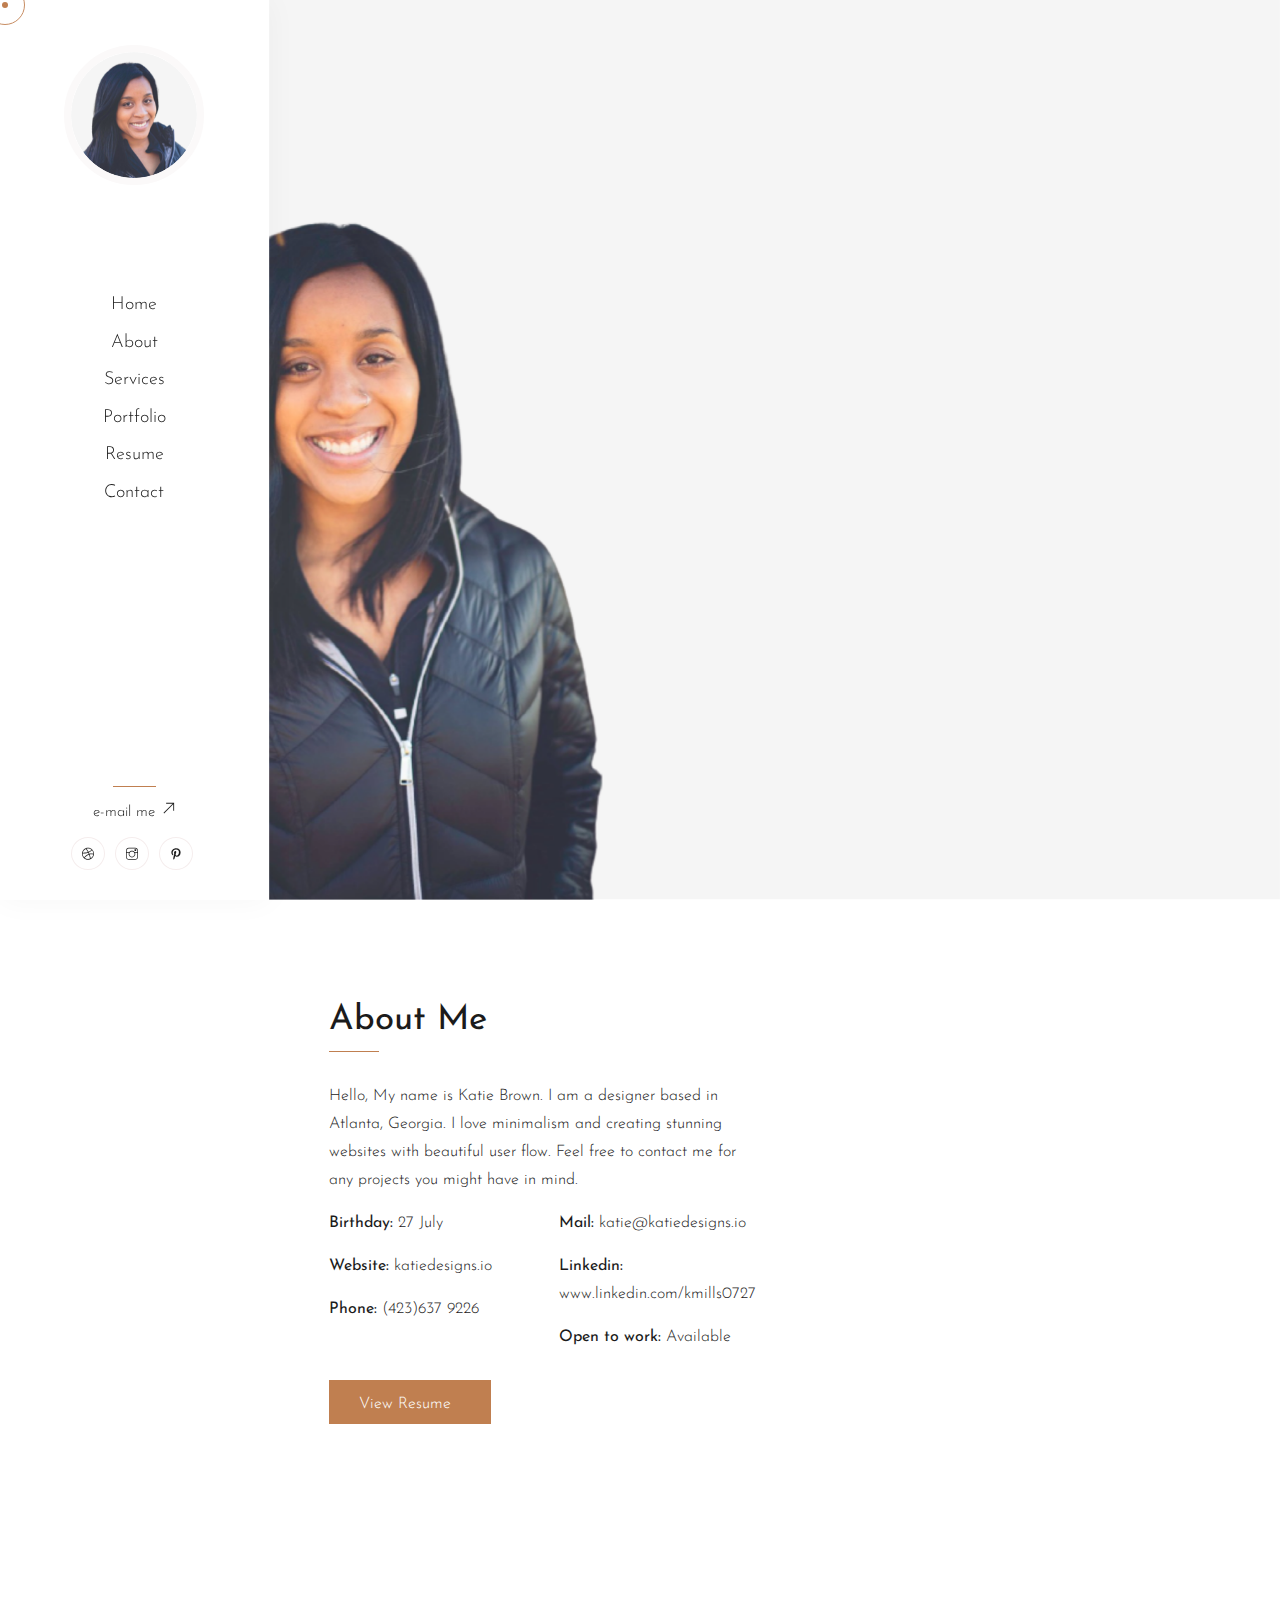
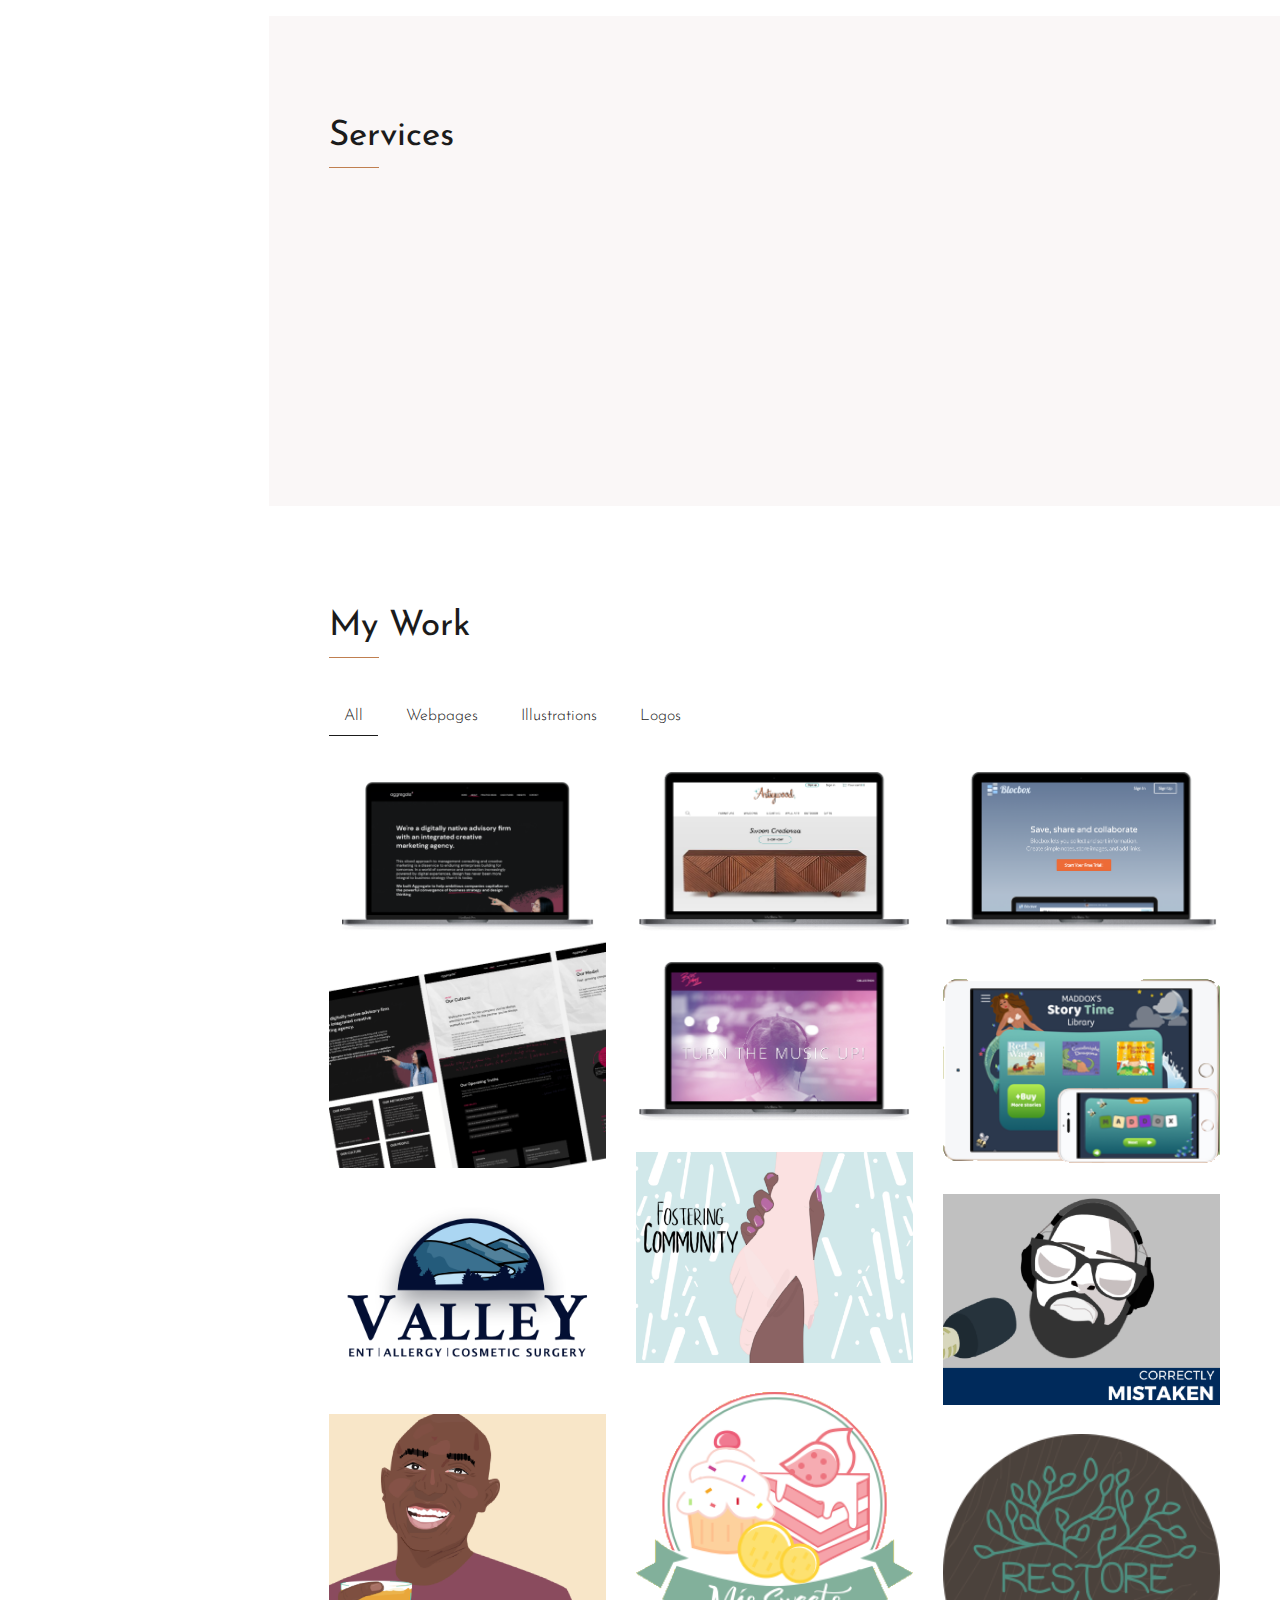
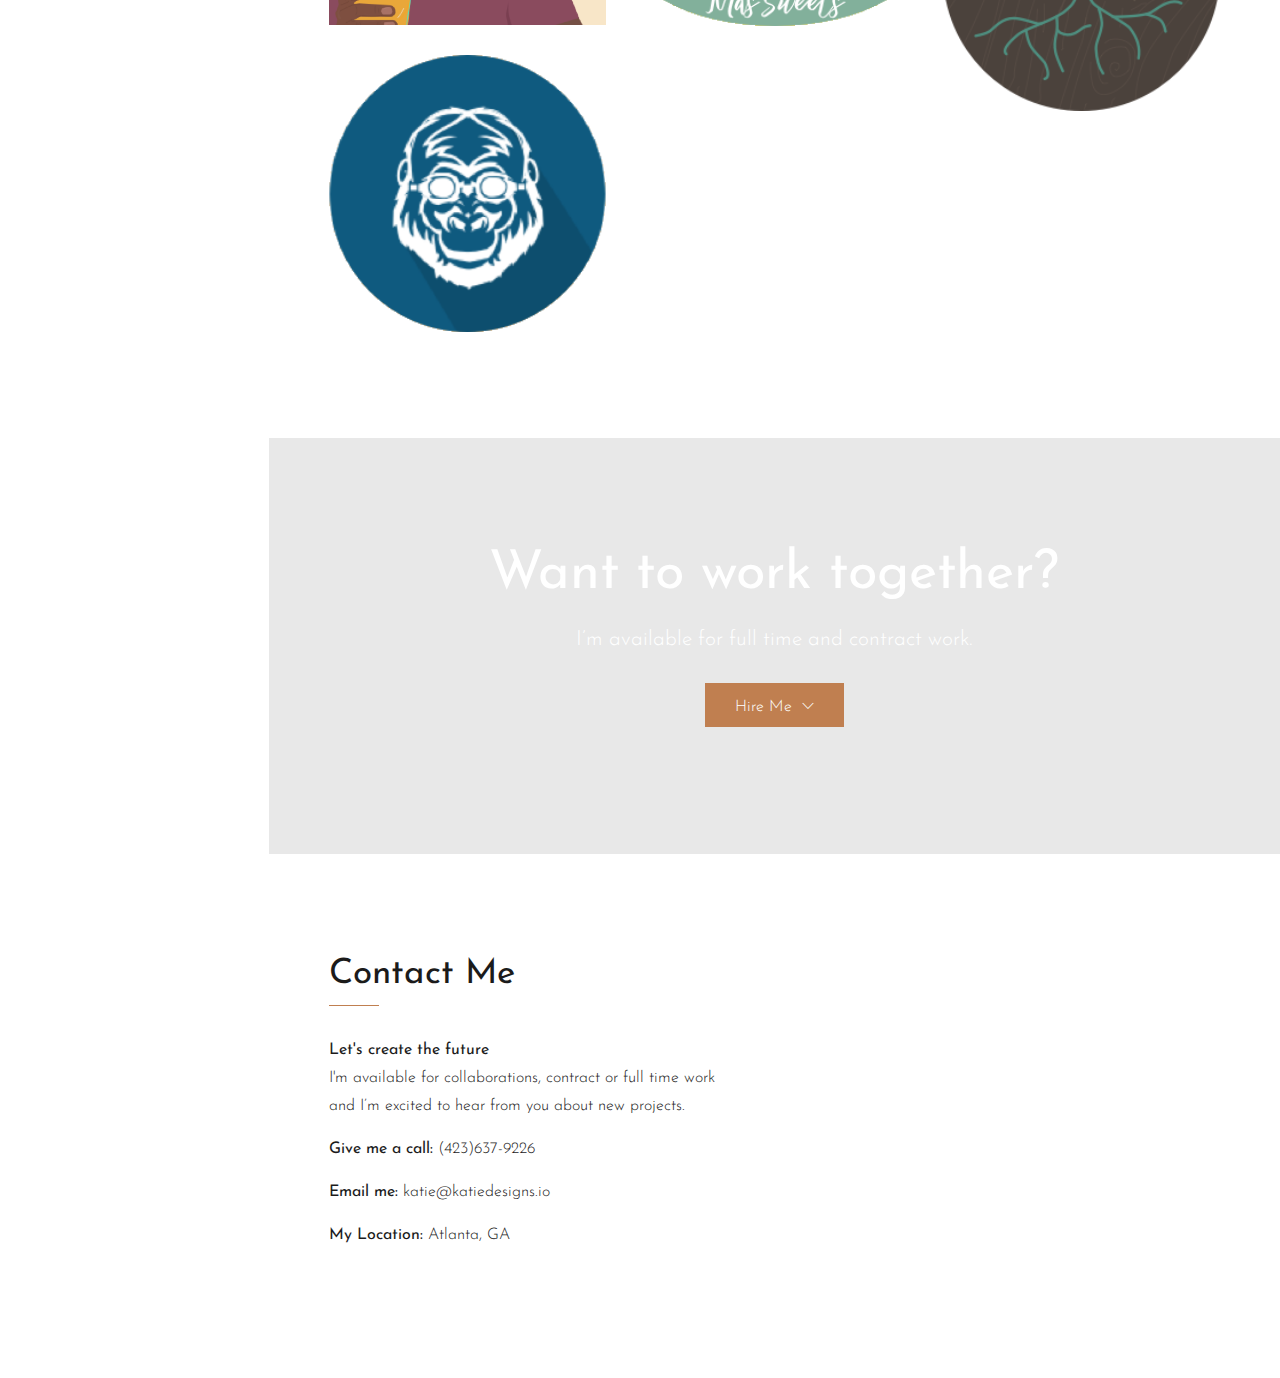
<file: index.html>
<!DOCTYPE HTML>
<html lang="en">
<head>
    <meta charset="utf-8">
    <meta http-equiv="X-UA-Compatible" content="IE=edge">
    <title>K. Brown Portfolio</title>
    <meta name="viewport" content="width=device-width, initial-scale=1">
    <link rel="icon" type="image/png" href="images/favicon.png" />
    <link rel="stylesheet" href="css/animate.css">
    <link rel="stylesheet" href="css/et-lineicons.css">
    <link rel="stylesheet" href="css/themify-icons.css">
    <link rel="stylesheet" href="css/bootstrap.css">
    <link rel="stylesheet" href="css/magnific-popup.css">
    <link rel="stylesheet" href="css/owl.carousel.min.css">
    <link rel="stylesheet" href="css/owl.theme.default.min.css">
    <link rel="stylesheet" href="css/flexslider.css">
    <link rel="stylesheet" href="css/style.css">
    <!-- FOR IE9 below -->
    <!--[if lt IE 9]>
        <script src="js/respond.min.js"></script>
    <![endif]-->
</head>
<body data-spy="scroll" data-target=".navbar" data-offset="50">
    <!-- Start progress-wrapp scroll-button -->
    <div class="progress-wrap">
        <svg class="progress-circle svg-content" width="100%" height="100%" viewBox="-1 -1 102 102">
            <path d="M50,1 a49,49 0 0,1 0,98 a49,49 0 0,1 0,-98" /> </svg>
    </div>
    <!-- Mouse cursor -->
    <div class="mouse-cursor cursor-outer"></div>
    <div class="mouse-cursor cursor-inner"></div>
    <!-- Main -->
    <div class="gorman-page"> <a href="#0" class="js-gorman-nav-toggle gorman-nav-toggle"><i></i></a>
        <!-- Sidebar -->
        <aside class="gorman-aside">
            <!-- Logo -->
            <div class="gorman-logo">
                <div class="desc">
                    <div class="image-wrap">
                        <a href="index.html"><img src="images/smallme.png" alt=""></a>
                    </div>
                    <div class="title animate-box" data-animate-effect="fadeInUp">
                        <a href="index.html">K. Brown</a>
                    </div>
                </div>

            </div>
            <!-- Menu -->
            <nav class="gorman-main-menu">
                <ul>
                    <li><a href="index.html#home">Home</a></li>
                    <li><a href="index.html#about">About</a></li>
                    <li><a href="index.html#services">Services</a></li>
                    <li><a href="index.html#portfolio">Portfolio</a></li>
                    <li><a href="resume/index.html">Resume</a></li>
                    <li><a href="index.html#contact">Contact</a></li>
                </ul>
            </nav>
            <!-- Sidebar Footer -->
            <div class="gorman-footer">
                <div class="separator"></div>
                <p><a href="mailto:katie@katiedesigns.io">e-mail me <i class="ti-arrow-top-right"></i></a></p>
                <div class="social">
                    <a href="https://dribbble.com/k_mills"><i class="ti-dribbble"></i></a>
                    <a href="https://www.instagram.com/kmills_"><i class="ti-instagram"></i></a>
                    <a href="https://www.pinterest.com/knm0727/"><i class="ti-pinterest"></i></a>
                </div>
            </div>
        </aside>
        <!-- Main -->
        <div class="gorman-main">
            <!-- Home Section -->
            <div id="home">
                <div class="gorman-hero js-fullheight">
                    <!-- Slider -->
                    <div class="flexslider js-fullheight">
                        <ul class="slides">
                            <li style="background-image: url(images/herome.png);">
                                <div class="overlay"></div>
                                <div class="container-fluid">
                                    <div class="row">
                                        <div class="col-md-6 offset-md-6 js-fullheight slider-text">
                                            <div class="slider-text-inner">
                                                <div class="desc">
                                                    <h6>freelance designer</h6>
                                                    <h2>Hello, I’m Katie. I'm glad to see you here</h2>
                                                    <div class="btn-one"><a href="#about"><span>About Me <small><i class="ti-arrow-down"></i></small></span></a></div>
                                                </div>
                                            </div>
                                        </div>
                                    </div>
                                </div>
                            </li>
                        </ul>
                    </div>
                </div>
            </div>
            <!-- About Section -->
            <div id="about" class="section-padding clear">
                <div class="container-fluid">
                    <div class="row">
                        <div class="col-md-12 text-left">
                            <h2 class="heading-title">About Me</h2>
                            <hr class="line line-hr-primary">
                        </div>
                    </div>
                    <div class="row">
                        <div class="col-md-6">
                            <p>Hello, My name is Katie Brown. I am a designer based in Atlanta, Georgia. I love minimalism and creating stunning websites with beautiful user flow. Feel free to contact me for any projects you might have in mind.</p>
                            <div class="about-info">
                                <div class="row">
                                    <div class="col-md-6">
                                        <p><b>Birthday:</b> 27 July</p>
                                        <p><b>Website:</b> katiedesigns.io</p>
                                        <p><b>Phone:</b> (423)637 9226</p>

                                    </div>
                                    <div class="col-md-6">

                                        <p><b>Mail:</b> katie@katiedesigns.io</p>
                                        <p><b>Linkedin:</b> www.linkedin.com/kmills0727
                                        <p><b>Open to work:</b> Available</p>
                                    </div>
                                </div>
                            </div>
                            <div class="btn-2 mb-5"><a href="resume/index.html"><span>View Resume&nbsp;&nbsp;<i class=""></i></span></a></div>
                        </div>
                        <div class="col-md-5 offset-md-1">
                            <div class="about-img animate-box" data-animate-effect="fadeInUp">
                                <div class="img"> <img src="images/aboutmepic.png" alt=""> </div>
                                <div class="about-username text-center">K. Brown</div>
                            </div>
                        </div>
                    </div>
                </div>
            </div>
            <!-- Services Section -->
            <div id="services" class="section-padding bg-gray">
                <div class="container-fluid">
                    <div class="row">
                        <div class="col-md-12">
                            <h2 class="heading-title">Services</h2>
                            <hr class="line line-hr-primary"> </div>
                    </div>
                    <div class="row">
                        <div class="col-md-4">
                            <div class="gorman-services animate-box" data-animate-effect="fadeInUp">
                                <div class="gorman-icon"> <span class="et-laptop"></span> </div>
                                <div class="gorman-text">
                                    <h3>Web + Graphic Design</h3>

                                </div>
                            </div>

                        </div>
                        <div class="col-md-4">

                            <div class="gorman-services animate-box" data-animate-effect="fadeInUp">
                                <div class="gorman-icon"> <span class="et-mobile"></span> </div>
                                <div class="gorman-text">
                                    <h3>Responsive Design</h3>
                                </div>
                            </div>
                        </div>
                        <div class="col-md-4">

                            <div class="gorman-services animate-box" data-animate-effect="fadeInUp">
                                <div class="gorman-icon"> <span class="et-presentation"></span> </div>
                                <div class="gorman-text">
                                    <h3>Branding</h3>
                                </div>
                            </div>
                        </div>
                    </div>
                </div>
            </div>
            <!-- Portfolio Section -->
            <div id="portfolio" class="section-padding">
                <div class="container-fluid">
                    <div class="row">
                        <div class="col-md-12">
                            <h2 class="heading-title">My Work</h2>
                            <hr class="line line-hr-primary"> </div>
                    </div>
                    <div class="row">
                        <ul class="col list-unstyled list-inline mb-0 portfolio-menu" id="menu-filter">
                            <li class="list-inline-item"><a class="active" data-filter="*">All</a></li>
                            <li class="list-inline-item"><a class="" data-filter=".webpage">Webpages</a></li>
                            <li class="list-inline-item"><a class="" data-filter=".illustration">Illustrations</a></li>
                            <li class="list-inline-item"><a class="" data-filter=".logo">Logos</a></li>
                        </ul>
                    </div>
                </div>
                <div class="container-fluid">
                    <div class="row portfolio-filter mt-3">
                      <div class="col-md-4 portfolio-item webpage">
                          <a href="project-page4.html">
                              <div class="portfolio-box">
                                  <div class="portfolio-img"> <img src="images/aggregate2.png" class="img-fluid mx-auto d-block" alt=""> </div>
                                  <div class="portfolio-detail">
                                      <p class="mb-1">UI/UX, Web Design</p>
                                      <h4 class="mb-0">Aggregate Rebranding</h4> </div>
                              </div>
                          </a>
                      </div>
                  
                        <div class="col-md-4 portfolio-item webpage">
                            <a href="project-page.html">
                                <div class="portfolio-box">
                                    <div class="portfolio-img"> <img src="images/artsywoodcomputer.png" class="img-fluid mx-auto d-block" alt=""> </div>
                                    <div class="portfolio-detail">
                                        <p class="mb-1">UI/UX</p>
                                        <h4 class="mb-0">Artsywood</h4> </div>
                                </div>
                            </a>
                        </div>
                        <div class="col-md-4 portfolio-item webpage">
                            <a href="project-page5.html">
                                <div class="portfolio-box">
                                    <div class="portfolio-img"> <img src="images/blocbox.png" class="img-fluid mx-auto d-block" alt=""> </div>
                                    <div class="portfolio-detail">
                                        <p class="mb-1">Web Design</p>
                                        <h4 class="mb-0">BlocBox</h4> </div>
                                </div>
                            </a>
                        </div>
                        <div class="col-md-4 portfolio-item webpage">
                            <a href="project-page6.html">
                                <div class="portfolio-box">
                                    <div class="portfolio-img"> <img src="images/Bloc-Jamslaptop.png" class="img-fluid mx-auto d-block" alt=""> </div>
                                    <div class="portfolio-detail">
                                        <p class="mb-1">Html/Css/Javascript</p>
                                        <h4 class="mb-0">Bloc-Jams</h4> </div>
                                </div>
                            </a>
                        </div>

                        <div class="col-md-4 portfolio-item webpage">
                            <a href="project-page2.html">
                                <div class="portfolio-box">
                                    <div class="portfolio-img"> <img src="images/storytime.png" class="img-fluid mx-auto d-block" alt=""> </div>
                                    <div class="portfolio-detail">
                                        <p class="mb-1">UI/UX</p>
                                        <h4 class="mb-0">StoryTime</h4> </div>
                                </div>
                            </a>
                        </div>
                        <div class="col-md-4 portfolio-item illustration">
                            <a href="images/fosteringcommunity.png" class="img-zoom">
                                <div class="portfolio-box">
                                    <div class="portfolio-img"> <img src="images/fosteringcommunity.png" class="img-fluid mx-auto d-block" alt=""> </div>
                                    <div class="portfolio-detail">
                                        <p class="mb-1">Illustration</p>
                                        <h4 class="mb-0">Fostering Community</h4> </div>
                                </div>
                            </a>
                        </div>
                        <div class="col-md-4 portfolio-item logo">
                            <a href="images/CorrectlyMistakenlogoSM.png" class="img-zoom">
                                <div class="portfolio-box">
                                    <div class="portfolio-img"> <img src="images/CorrectlyMistakenlogoSM.png" class="img-fluid mx-auto d-block" alt=""> </div>
                                    <div class="portfolio-detail">
                                        <p class="mb-1">Logo</p>
                                        <h4 class="mb-0">Correctly Mistaken</h4> </div>
                                </div>
                            </a>
                        </div>

                        <div class="col-md-4 portfolio-item logo">
                            <a href="images/valleyentlogo.png" class="img-zoom">
                                <div class="portfolio-box">
                                    <div class="portfolio-img"> <img src="images/valleyentlogo.png" class="img-fluid mx-auto d-block" alt=""> </div>
                                    <div class="portfolio-detail">
                                        <p class="mb-1">Logo</p>
                                        <h4 class="mb-0">Valley ENT</h4> </div>
                                </div>
                            </a>
                        </div>
                        <div class="col-md-4 portfolio-item logo">
                            <a href="images/massweets.png" class="img-zoom">
                                <div class="portfolio-box">
                                    <div class="portfolio-img"> <img src="images/massweets.png" class="img-fluid mx-auto d-block" alt=""> </div>
                                    <div class="portfolio-detail">
                                        <p class="mb-1">Logo</p>
                                        <h4 class="mb-0">Mas Sweets</h4> </div>
                                </div>
                            </a>
                        </div>
                        <div class="col-md-4 portfolio-item illustration">
                            <a href="images/drinkeasy.png" class="img-zoom">
                                <div class="portfolio-box">
                                    <div class="portfolio-img"> <img src="images/drinkeasy.png" class="img-fluid mx-auto d-block" alt=""> </div>
                                    <div class="portfolio-detail">
                                        <p class="mb-1">Illustration</p>
                                        <h4 class="mb-0">Drink Easy</h4> </div>
                                </div>
                            </a>
                        </div>

                        <div class="col-md-4 portfolio-item logo">
                            <a href="images/restorelogo.png" class="img-zoom">
                                <div class="portfolio-box">
                                    <div class="portfolio-img"> <img src="images/restorelogo.png" class="img-fluid mx-auto d-block" alt=""> </div>
                                    <div class="portfolio-detail">
                                        <p class="mb-1">Logo</p>
                                        <h4 class="mb-0">Restore</h4> </div>
                                </div>
                            </a>
                        </div>
                        <div class="col-md-4 portfolio-item design">
                            <a href="images/monkeylogo.png" class="img-zoom">
                                <div class="portfolio-box">
                                    <div class="portfolio-img"> <img src="images/monkeylogo.png" class="img-fluid mx-auto d-block" alt=""> </div>
                                    <div class="portfolio-detail">
                                        <p class="mb-1">Logo</p>
                                        <h4 class="mb-0">Swim</h4> </div>
                                </div>
                            </a>
                        </div>
                    </div>
                </div>
            </div>

            <!-- Call Action Section -->
            <div class="call-action section-padding bg-img bg-fixed" data-overlay-dark="1" data-background="images/1920x1280.jpg">
                <div class="container">
                    <div class="row">
                        <div class="col-md-12 mb-5">
                            <div class="text-center">
                                <h2>Want to work together?</h2>
                                <h5>I’m available for full time and contract work.</h5>
                                <div class="btn-3"><a href="index.html#contact"><span>Hire Me&nbsp;&nbsp;<small><i class="ti-angle-down"></i></small></span></a></div>
                            </div>
                        </div>
                    </div>
                </div>
            </div>

            <!-- Contact Section -->
            <div id="contact" class="section-padding">
                <div class="container-fluid">
                    <div class="row">
                        <div class="col-md-12">
                            <h2 class="heading-title">Contact Me</h2>
                            <hr class="line line-hr-primary"> </div>
                    </div>
                    <div class="row">
                        <!-- Contact Info -->
                        <div class="col-md-6 mb-4">
                            <p><b>Let's create the future</b>
                                <br />I'm available for collaborations, contract or full time work<br>and I’m excited to hear from you about new projects.</p>
                            <p><b>Give me a call:</b> (423)637-9226</p>
                            <p><b>Email me:</b> katie@katiedesigns.io</p>
                            <p><b>My Location:</b> Atlanta, GA</p>
                        </div>
                        <!-- Contact Form -->
                        <!--<div class="col-md-6">
                            <p><b>GET IN TOUCH</b></p>
                            <form method="post" class="row">
                                <div class="col-md-6">
                                    <div class="form-group">
                                        <input type="text" class="form-control" placeholder="Name" required> </div>
                                </div>
                                <div class="col-md-6">
                                    <div class="form-group">
                                        <input type="text" class="form-control" placeholder="Email"> </div>
                                </div>
                                <div class="col-md-12">
                                    <div class="form-group">
                                        <textarea name="message" id="message" cols="30" rows="4" class="form-control" placeholder="Message"></textarea>
                                    </div>
                                </div>
                                <div class="col-md-12">
                                    <div class="form-group">
                                        <button type="submit">Send Message</button>
                                    </div>
                                </div>
                                <div class="col-md-12">
                                    <p><small><i>* I'll get back with you within 24 hours.</i></small></p>
                                </div>
                            </form> -->
                        </div>
                    </div>
                </div>
            </div>
            <!-- Footer -->
            <div class="footer2">
                <div class="container-fluid">
                    <div class="sub-footer">
                        <div class="row">
                            <div class="col-md-4">
                                <p>&copy; 2021 Katie Brown. All Rights Reserved.</p>
                            </div>
                            <div class="col-md-8">
                                <div class="lr-right">
                                    <p> <a data-toggle="modal" data-target="#cookies" href="#0">Cookies</a> <span>|</span> <a data-toggle="modal" data-target="#terms-policy" href="#0">Terms & Policy</a> </p>
                                </div>
                            </div>
                        </div>
                    </div>
                </div>
            </div>
        </div>
    </div>
    <!-- Cookies -->
    <div id="cookies" class="modal fade" role="dialog" aria-hidden="true">
        <div class="modal-dialog modal-lg modal-dialog-centered" role="document">
            <div class="modal-content">
                <div class="modal-header">
                    <h5 class="modal-title">Cookies</h5>
                    <button type="button" class="close" data-dismiss="modal" aria-label="Close"> <span aria-hidden="true">&times;</span> </button>
                </div>
                <div class="modal-body p-4">
                    <p>Everyone should feel welcome and feel free to be themselves. This is at the very core of our values. To make the website user experience as easy and personal as possible, we make use of cookies.</p>
                    <br>
                    <div class="btn-2"><a href="index.html"><span><small><i class="ti-check"></i></small>&nbsp;&nbsp; I Agree</span></a></div>
                    <br> </div>
            </div>
        </div>
    </div>
    <!-- Terms & Policy -->
    <div id="terms-policy" class="modal fade" role="dialog" aria-hidden="true">
        <div class="modal-dialog modal-lg modal-dialog-centered" role="document">
            <div class="modal-content">
                <div class="modal-header">
                    <h5 class="modal-title">Terms & Policy</h5>
                    <button type="button" class="close" data-dismiss="modal" aria-label="Close"> <span aria-hidden="true">&times;</span> </button>
                </div>
                <div class="modal-body p-4">
                    <p>Terms and Policy</p>
                    <p>Everyone should feel welcome and feel free to be themselves. This is at the very core of our values. To make the website user experience as easy and personal as possible, we make use of cookies.</p>
                </div>
            </div>
        </div>
    </div>
    <!-- JavaScript -->
    <script src="js/jquery.min.js"></script>
    <script src="js/modernizr-2.6.2.min.js"></script>
    <script src="js/jquery.easing.1.3.js"></script>
    <script src="js/bootstrap.min.js"></script>
    <script src="js/jquery.waypoints.min.js"></script>
    <script src="js/jquery.flexslider-min.js"></script>
    <script src="js/sticky-kit.min.js"></script>
    <script src="js/isotope.js"></script>
    <script src="js/jquery.magnific-popup.min.js"></script>
    <script src="js/owl.carousel.min.js"></script>
    <script src="js/custom.js"></script>
</body>
</html>
</file>
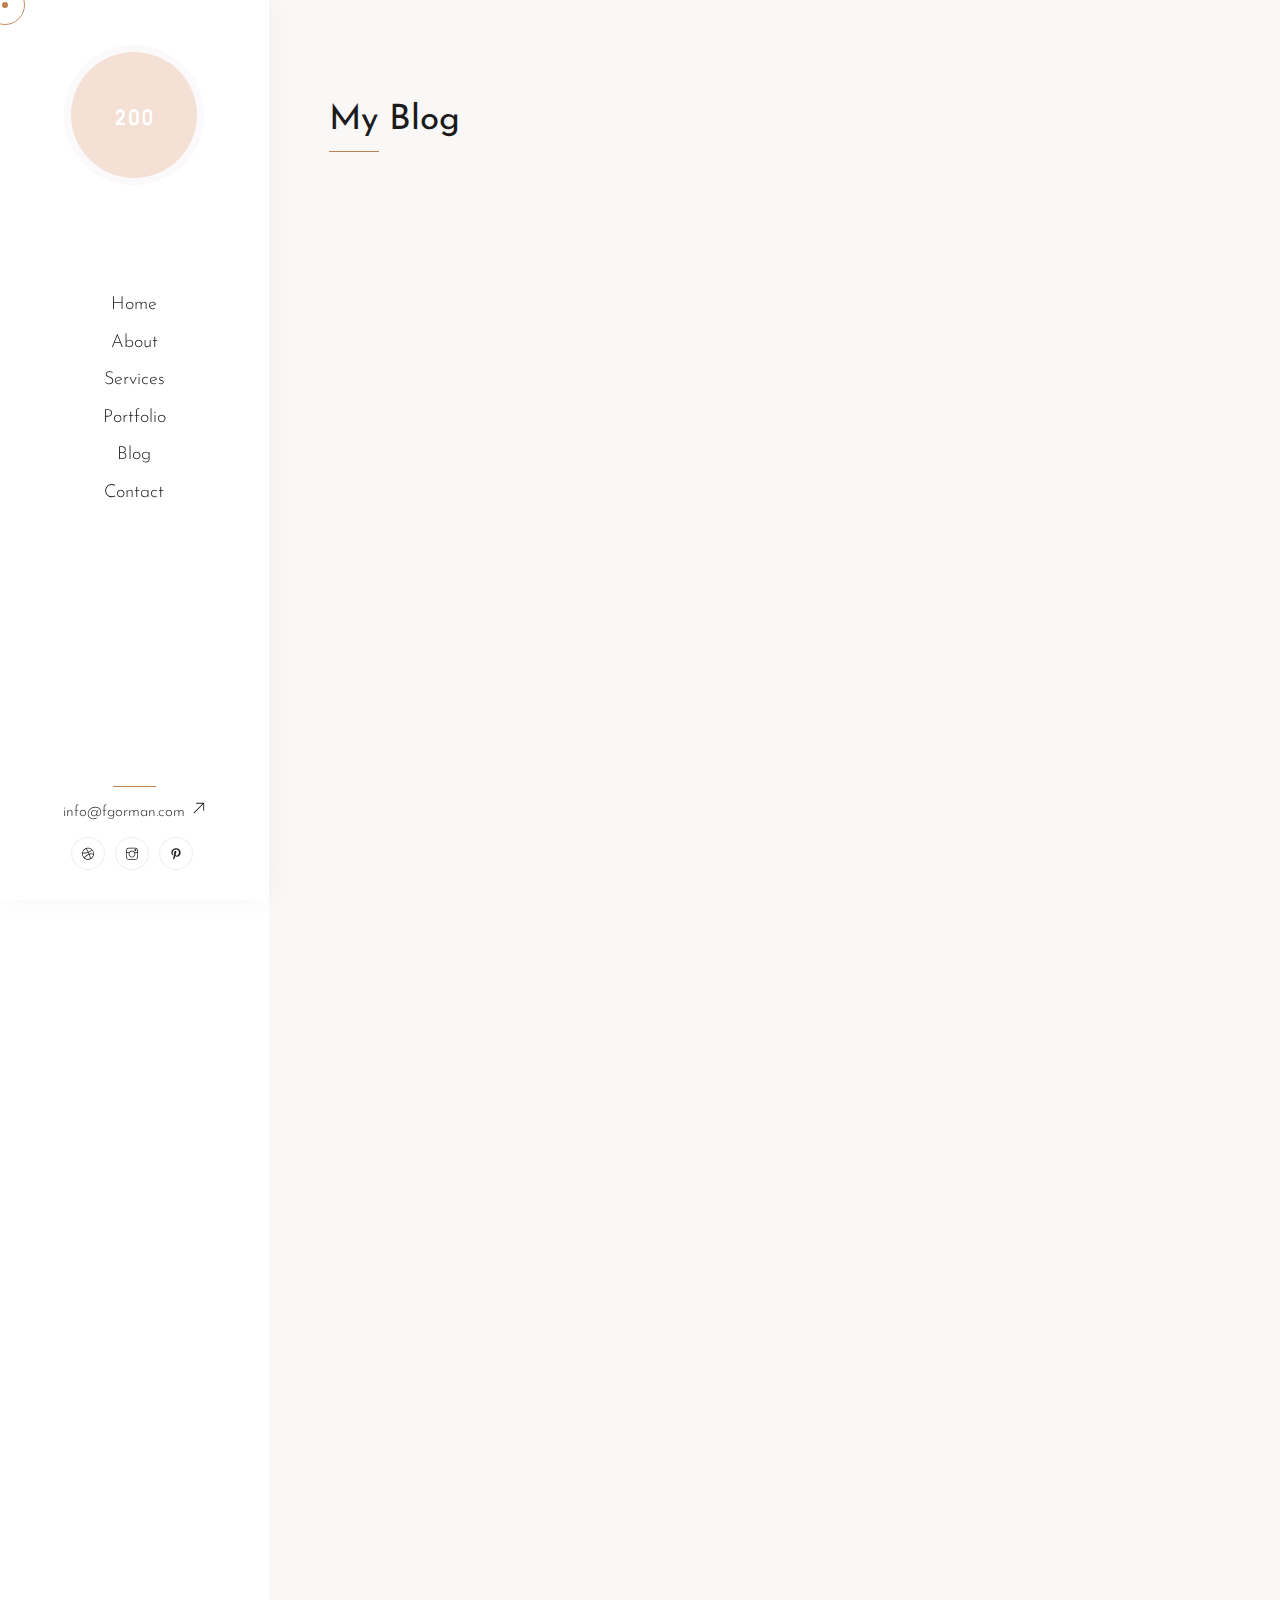
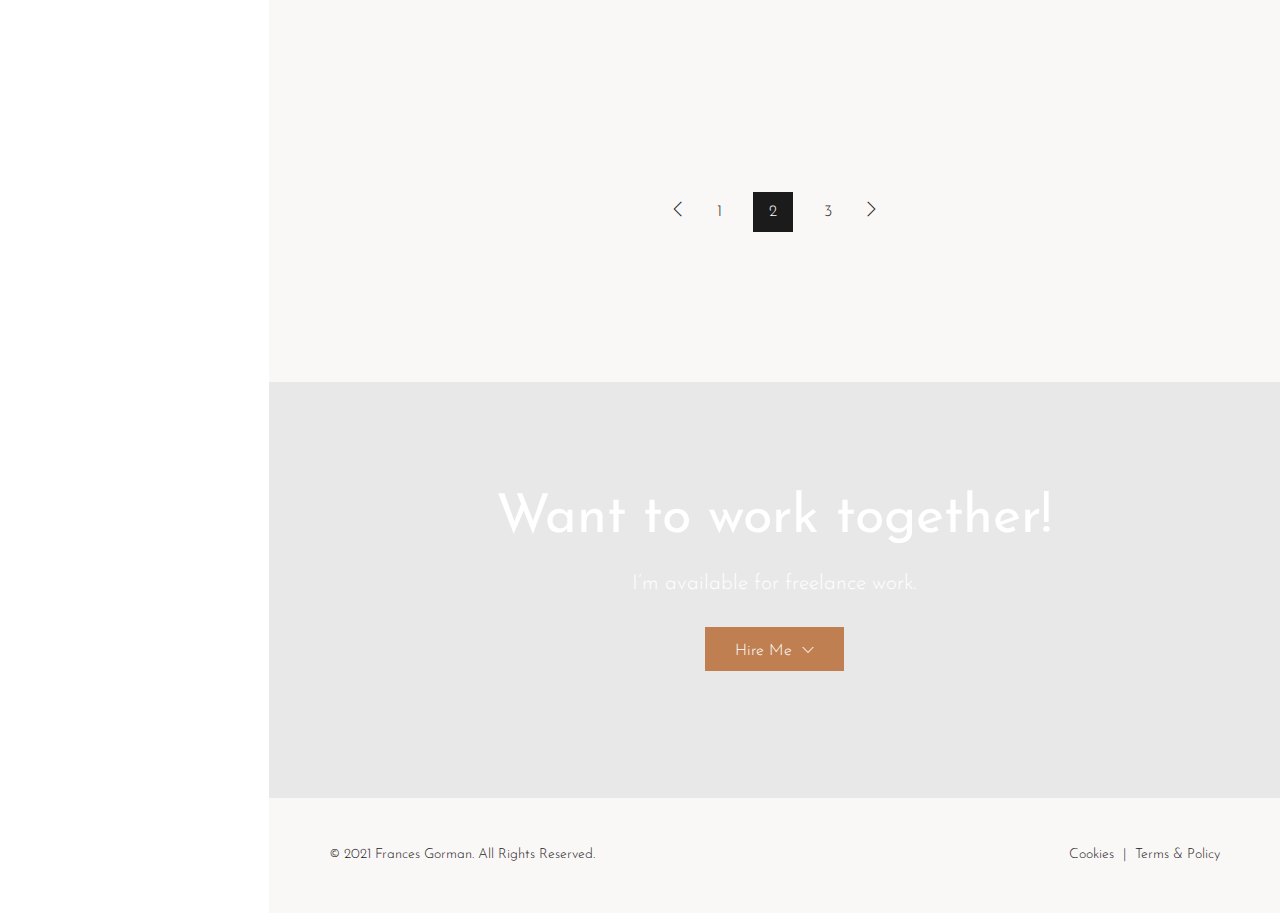
<file: blog.html>
<!DOCTYPE HTML>
<html lang="en">
<head>
    <meta charset="utf-8">
    <meta http-equiv="X-UA-Compatible" content="IE=edge">
    <title>Frances Gorman</title>
    <meta name="viewport" content="width=device-width, initial-scale=1">
    <link rel="icon" type="image/png" href="images/favicon.png" />
    <link rel="stylesheet" href="css/animate.css">
    <link rel="stylesheet" href="css/et-lineicons.css">
    <link rel="stylesheet" href="css/themify-icons.css">
    <link rel="stylesheet" href="css/bootstrap.css">
    <link rel="stylesheet" href="css/magnific-popup.css">
    <link rel="stylesheet" href="css/owl.carousel.min.css">
    <link rel="stylesheet" href="css/owl.theme.default.min.css">
    <link rel="stylesheet" href="css/flexslider.css">
    <link rel="stylesheet" href="css/style.css">
    <!-- FOR IE9 below -->
    <!--[if lt IE 9]>
        <script src="js/respond.min.js"></script>
    <![endif]-->
</head>
<body data-spy="scroll" data-target=".navbar" data-offset="50">
    <!-- Start progress-wrapp scroll-button -->
    <div class="progress-wrap">
        <svg class="progress-circle svg-content" width="100%" height="100%" viewBox="-1 -1 102 102">
            <path d="M50,1 a49,49 0 0,1 0,98 a49,49 0 0,1 0,-98" /> </svg>
    </div>
    <!-- Mouse cursor -->
    <div class="mouse-cursor cursor-outer"></div>
    <div class="mouse-cursor cursor-inner"></div>
    <!-- Main -->
    <div class="gorman-page"> <a href="#0" class="js-gorman-nav-toggle gorman-nav-toggle"><i></i></a>
        <!-- Sidebar -->
        <aside class="gorman-aside">
            <!-- Logo -->
            <div class="gorman-logo">
                <div class="desc">
                    <div class="image-wrap">
                        <a href="index.html"><img src="images/200.jpg" alt=""></a>
                    </div>
                    <div class="title animate-box" data-animate-effect="fadeInUp">
                        <a href="index.html">K. Brown</a>
                    </div>
                </div>

            </div>
            <!-- Menu -->
            <nav class="gorman-main-menu">
                <ul>
                    <li><a href="index.html#home">Home</a></li>
                    <li><a href="index.html#about">About</a></li>
                    <li><a href="index.html#services">Services</a></li>
                    <li><a href="index.html#portfolio">Portfolio</a></li>
                    <li><a href="blog.html">Blog</a></li>
                    <li><a href="index.html#contact">Contact</a></li>
                </ul>
            </nav>
            <!-- Sidebar Footer -->
            <div class="gorman-footer">
                <div class="separator"></div>
                <p><a href="mailto:info@fgorman.com">info@fgorman.com <i class="ti-arrow-top-right"></i></a></p>
                <div class="social">
                    <a href="#0"><i class="ti-dribbble"></i></a>
                    <a href="#0"><i class="ti-instagram"></i></a>
                    <a href="#0"><i class="ti-pinterest"></i></a>
                </div>
            </div>
        </aside>
        <!-- Main -->
        <div class="gorman-main">
            <!-- Blog -->
            <div id="blog" class="blog-home bg-gray center section-padding">
                <div class="container-fluid">
                    <div class="row">
                        <div class="col-md-12">
                            <h2 class="heading-title">My Blog</h2>
                            <hr class="line line-hr-primary"> </div>
                    </div>
                    <div class="row">
                        <div class="col-md-6">
                            <div class="item mb-30 animate-box" data-animate-effect="fadeInUp">
                                <div class="post-img">
                                    <div class="img"><a href="post.html"><img src="images/745x400.jpg" alt=""></a></div>
                                </div>
                                <div class="cont">
                                    <div class="info"><a href="post.html">27. November 2021</a> </div>
                                    <h5><a href="post.html">Thelery in delamcorpe</a></h5>
                                    <p>Fusce suscipit, ante a hendrerit thelery ullamcorper, risus nisl cursus the viverra ante nulla justo. Fusce suscipit, ante a hendrerit thelery nuamcone risus nisl cursus duru...</p> <a href="post.html" class="more"><span>Read more</span></a> </div>
                            </div>
                        </div>
                        <div class="col-md-6">
                            <div class="item mb-30 animate-box" data-animate-effect="fadeInUp">
                                <div class="post-img">
                                    <div class="img"><a href="post.html"><img src="images/745x400.jpg" alt=""></a></div>
                                </div>
                                <div class="cont">
                                    <div class="info"><a href="post.html">25. November 2021</a> </div>
                                    <h5><a href="post.html">The viverra antens</a></h5>
                                    <p>Fusce suscipit, ante a hendrerit thelery ullamcorper, risus nisl cursus the viverra ante nulla justo. Fusce suscipit, ante a hendrerit thelery nuamcone risus nisl cursus duru...</p> <a href="post.html" class="more"><span>Read more</span></a> </div>
                            </div>
                        </div>
                        <div class="col-md-6">
                            <div class="item mb-30 animate-box" data-animate-effect="fadeInUp">
                                <div class="post-img">
                                    <div class="img"><a href="post.html"><img src="images/745x400.jpg" alt=""></a></div>
                                </div>
                                <div class="cont">
                                    <div class="info"><a href="post.html">13. November 2021</a> </div>
                                    <h5><a href="post.html">Nulla henderit suspena</a></h5>
                                    <p>Fusce suscipit, ante a hendrerit thelery ullamcorper, risus nisl cursus the viverra ante nulla justo. Fusce suscipit, ante a hendrerit thelery nuamcone risus nisl cursus duru...</p> <a href="post.html" class="more"><span>Read more</span></a> </div>
                            </div>
                        </div>
                        <div class="col-md-6">
                            <div class="item mb-30 animate-box" data-animate-effect="fadeInUp">
                                <div class="post-img">
                                    <div class="img"><a href="post.html"><img src="images/745x400.jpg" alt=""></a></div>
                                </div>
                                <div class="cont">
                                    <div class="info"><a href="post.html">11. November 2021</a> </div>
                                    <h5><a href="post.html">Justan henderit suspena</a></h5>
                                    <p>Fusce suscipit, ante a hendrerit thelery ullamcorper, risus nisl cursus the viverra ante nulla justo. Fusce suscipit, ante a hendrerit thelery nuamcone risus nisl cursus duru...</p> <a href="post.html" class="more"><span>Read more</span></a> </div>
                            </div>
                        </div>
                        <div class="col-md-6">
                            <div class="item mb-30 animate-box" data-animate-effect="fadeInUp">
                                <div class="post-img">
                                    <div class="img"><a href="post.html"><img src="images/745x400.jpg" alt=""></a></div>
                                </div>
                                <div class="cont">
                                    <div class="info"><a href="post.html">11. November 2021</a> </div>
                                    <h5><a href="post.html">Nirvana henderit viven</a></h5>
                                    <p>Fusce suscipit, ante a hendrerit thelery ullamcorper, risus nisl cursus the viverra ante nulla justo. Fusce suscipit, ante a hendrerit thelery nuamcone risus nisl cursus duru...</p> <a href="post.html" class="more"><span>Read more</span></a> </div>
                            </div>
                        </div>
                        <div class="col-md-6">
                            <div class="item mb-30 animate-box" data-animate-effect="fadeInUp">
                                <div class="post-img">
                                    <div class="img"><a href="post.html"><img src="images/745x400.jpg" alt=""></a></div>
                                </div>
                                <div class="cont">
                                    <div class="info"><a href="post.html">11. November 2021</a> </div>
                                    <h5><a href="post.html">Ante henderit winta</a></h5>
                                    <p>Fusce suscipit, ante a hendrerit thelery ullamcorper, risus nisl cursus the viverra ante nulla justo. Fusce suscipit, ante a hendrerit thelery nuamcone risus nisl cursus duru...</p> <a href="post.html" class="more"><span>Read more</span></a> </div>
                            </div>
                        </div>
                    </div>
                    <div class="row">
                        <div class="col-md-12">
                            <div class="blog-home-navigation">
                                <ul>
                                    <li class="blog-home-black-bg"><i class="ti-angle-left"></i></li>
                                    <li><a href="#">1</a></li>
                                    <li><a class="active" href="#">2</a></li>
                                    <li><a href="#">3</a></li>
                                    <li class="blog-home-black-bg"><i class="ti-angle-right"></i></li>
                                </ul>
                            </div>
                        </div>
                    </div>
                </div>
            </div>
            <!-- Call Action Section -->
            <div class="call-action section-padding bg-img bg-fixed" data-overlay-dark="1" data-background="images/1920x1280.jpg">
                <div class="container">
                    <div class="row">
                        <div class="col-md-12 mb-5">
                            <div class="text-center">
                                <h2>Want to work together!</h2>
                                <h5>I’m available for freelance work.</h5>
                                <div class="btn-3"><a href="index.html#contact"><span>Hire Me&nbsp;&nbsp;<small><i class="ti-angle-down"></i></small></span></a></div>
                            </div>
                        </div>
                    </div>
                </div>
            </div>
            <!-- Footer -->
            <div class="footer2">
                <div class="container-fluid">
                    <div class="sub-footer">
                        <div class="row">
                            <div class="col-md-4">
                                <p>&copy; 2021 Frances Gorman. All Rights Reserved.</p>
                            </div>
                            <div class="col-md-8">
                                <div class="lr-right">
                                    <p> <a data-toggle="modal" data-target="#cookies" href="#0">Cookies</a> <span>|</span> <a data-toggle="modal" data-target="#terms-policy" href="#0">Terms & Policy</a> </p>
                                </div>
                            </div>
                        </div>
                    </div>
                </div>
            </div>
        </div>
    </div>
    <!-- Cookies -->
    <div id="cookies" class="modal fade" role="dialog" aria-hidden="true">
        <div class="modal-dialog modal-lg modal-dialog-centered" role="document">
            <div class="modal-content">
                <div class="modal-header">
                    <h5 class="modal-title">Cookies</h5>
                    <button type="button" class="close" data-dismiss="modal" aria-label="Close"> <span aria-hidden="true">&times;</span> </button>
                </div>
                <div class="modal-body p-4">
                    <p>At Gorman, everyone should feel welcome and feel free to be themselves. This is at the very core of our values. To make the website user experience as easy and personal as possible, we make use of cookies. We also use them to ensure we and third parties can serve advertisements that are relevant to you.</p>
                    <br>
                    <div class="btn-2"><a href="index.html"><span><small><i class="ti-check"></i></small>&nbsp;&nbsp; I Agree</span></a></div>
                    <br> </div>
            </div>
        </div>
    </div>
    <!-- Terms & Policy -->
    <div id="terms-policy" class="modal fade" role="dialog" aria-hidden="true">
        <div class="modal-dialog modal-lg modal-dialog-centered" role="document">
            <div class="modal-content">
                <div class="modal-header">
                    <h5 class="modal-title">Terms & Policy</h5>
                    <button type="button" class="close" data-dismiss="modal" aria-label="Close"> <span aria-hidden="true">&times;</span> </button>
                </div>
                <div class="modal-body p-4">
                    <p>Terms and Policy usce suscipit, ante a hendrerit thelery ullamcorper, risus nisl cursus purus the viverra ante nulla vel justo. Quality efficitur nisi nec tellus fringilla posuere. Sed ut scelerisque tortor. Mauris maximus sollici fringilla lorem aucto. Interdum et malesuada the miss a dresire.</p>
                    <p>At Gorman, everyone should feel welcome and feel free to be themselves. This is at the very core of our values. To make the website user experience as easy and personal as possible, we make use of cookies. We also use them to ensure we and third parties can serve advertisements that are relevant to you.</p>
                </div>
            </div>
        </div>
    </div>
    <!-- JavaScript -->
    <script src="js/jquery.min.js"></script>
    <script src="js/modernizr-2.6.2.min.js"></script>
    <script src="js/jquery.easing.1.3.js"></script>
    <script src="js/bootstrap.min.js"></script>
    <script src="js/jquery.waypoints.min.js"></script>
    <script src="js/jquery.flexslider-min.js"></script>
    <script src="js/sticky-kit.min.js"></script>
    <script src="js/isotope.js"></script>
    <script src="js/jquery.magnific-popup.min.js"></script>
    <script src="js/owl.carousel.min.js"></script>
    <script src="js/custom.js"></script>
</body>
</html>
</file>
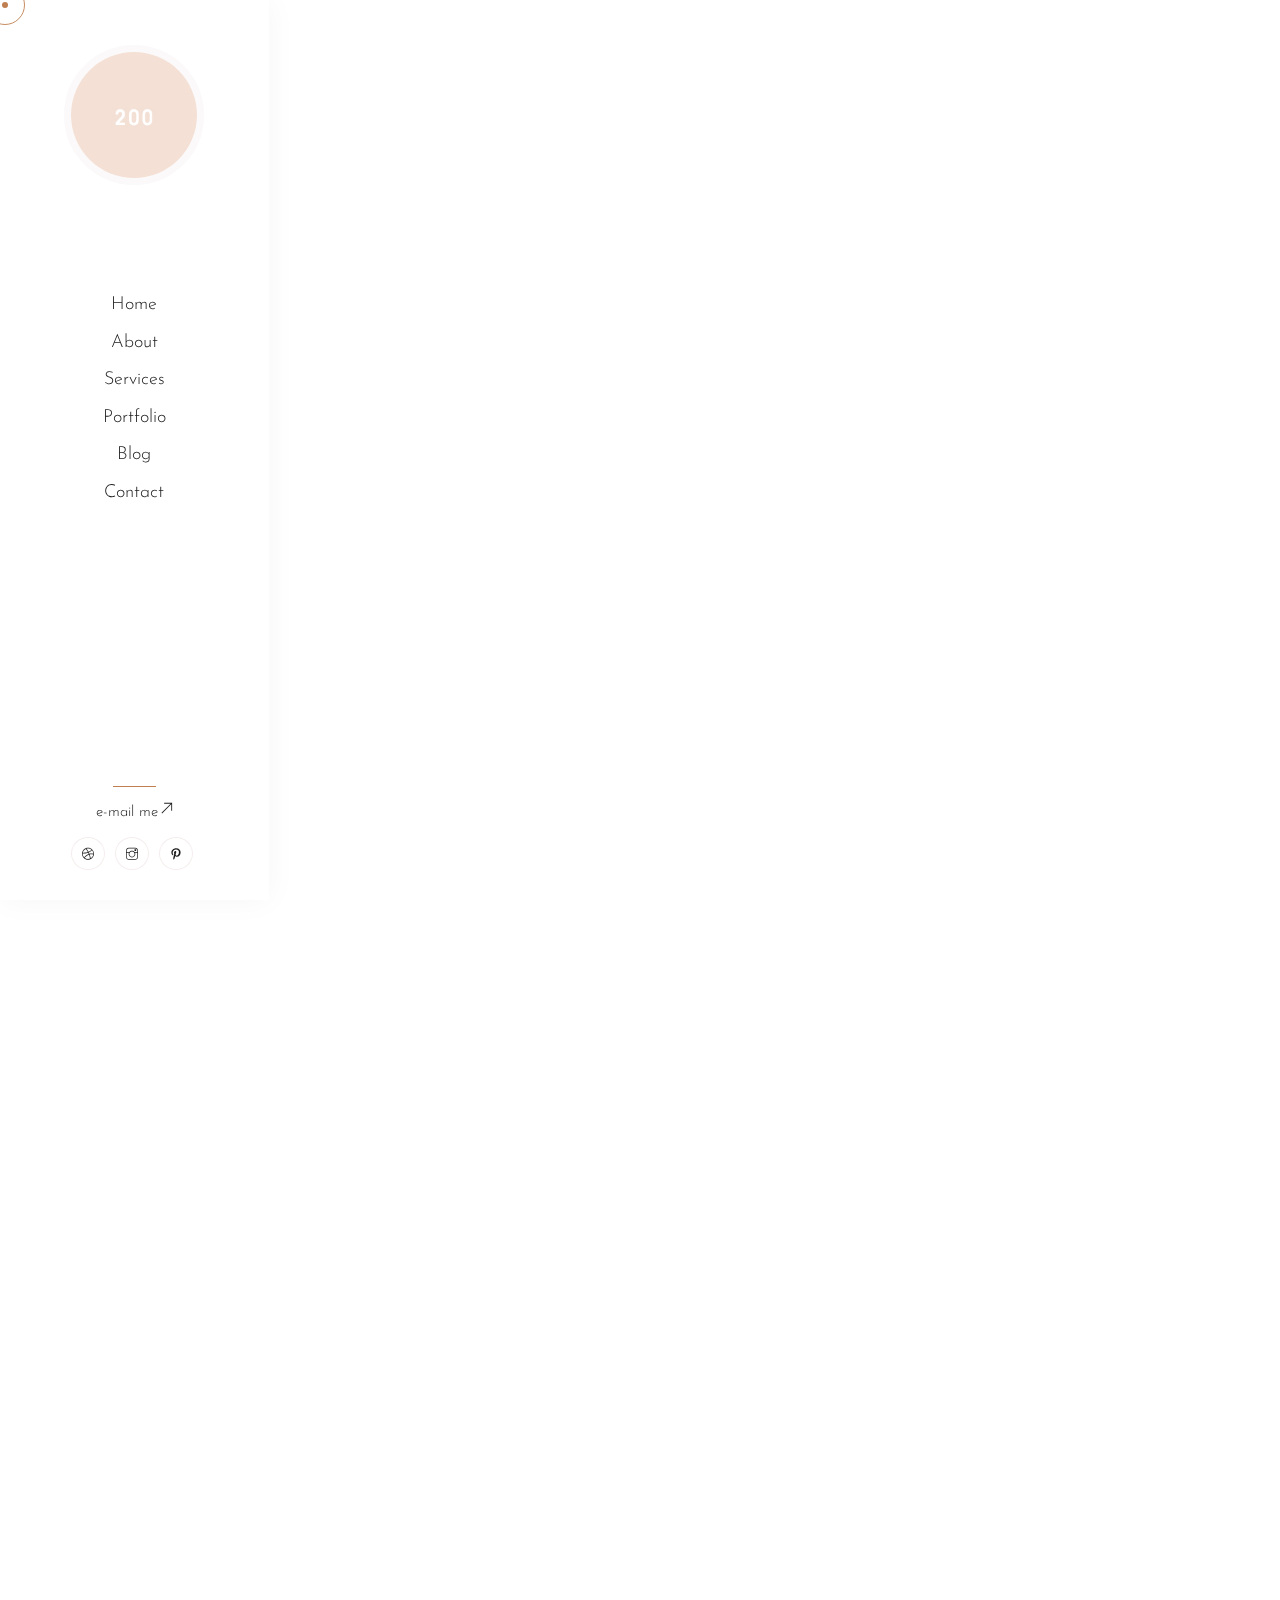
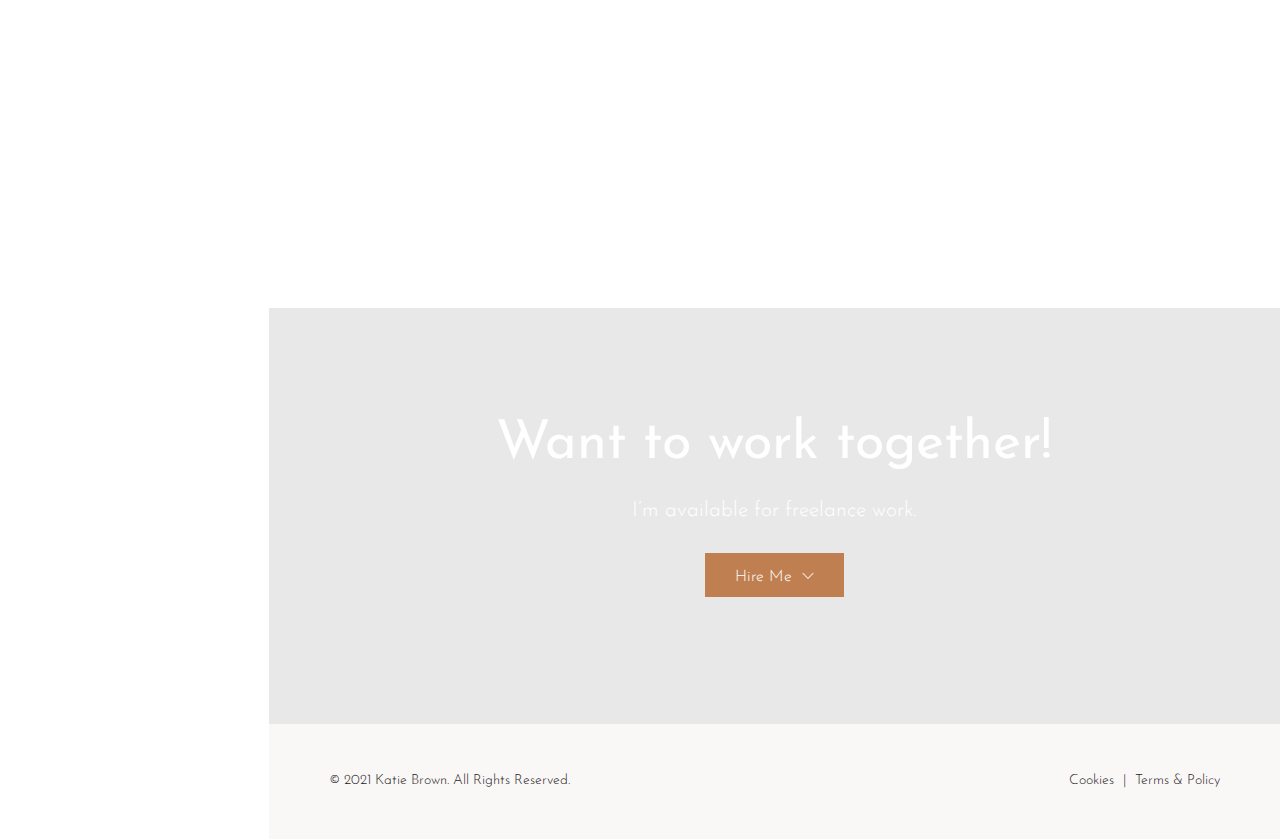
<file: post.html>
<!DOCTYPE HTML>
<html lang="en">
<head>
    <meta charset="utf-8">
    <meta http-equiv="X-UA-Compatible" content="IE=edge">
    <title>Frances Gorman</title>
    <meta name="viewport" content="width=device-width, initial-scale=1">
    <link rel="icon" type="image/png" href="images/favicon.png" />
    <link rel="stylesheet" href="css/animate.css">
    <link rel="stylesheet" href="css/et-lineicons.css">
    <link rel="stylesheet" href="css/themify-icons.css">
    <link rel="stylesheet" href="css/bootstrap.css">
    <link rel="stylesheet" href="css/magnific-popup.css">
    <link rel="stylesheet" href="css/owl.carousel.min.css">
    <link rel="stylesheet" href="css/owl.theme.default.min.css">
    <link rel="stylesheet" href="css/flexslider.css">
    <link rel="stylesheet" href="css/style.css">
    <!-- FOR IE9 below -->
    <!--[if lt IE 9]>
        <script src="js/respond.min.js"></script>
    <![endif]-->
</head>
<body data-spy="scroll" data-target=".navbar" data-offset="50">
    <!-- Start progress-wrapp scroll-button -->
    <div class="progress-wrap">
        <svg class="progress-circle svg-content" width="100%" height="100%" viewBox="-1 -1 102 102">
            <path d="M50,1 a49,49 0 0,1 0,98 a49,49 0 0,1 0,-98" /> </svg>
    </div>
    <!-- Mouse cursor -->
    <div class="mouse-cursor cursor-outer"></div>
    <div class="mouse-cursor cursor-inner"></div>
    <!-- Main -->
    <div class="gorman-page"> <a href="#0" class="js-gorman-nav-toggle gorman-nav-toggle"><i></i></a>
        <!-- Sidebar -->
        <aside class="gorman-aside">
            <!-- Logo -->
            <div class="gorman-logo">
                <div class="desc">
                    <div class="image-wrap">
                        <a href="index.html"><img src="images/200.jpg" alt=""></a>
                    </div>
                    <div class="title animate-box" data-animate-effect="fadeInUp">
                        <a href="index.html">K. Brown</a>
                    </div>
                </div>

            </div>
            <!-- Menu -->
            <nav class="gorman-main-menu">
                <ul>
                    <li><a href="index.html#home">Home</a></li>
                    <li><a href="index.html#about">About</a></li>
                    <li><a href="index.html#services">Services</a></li>
                    <li><a href="index.html#portfolio">Portfolio</a></li>
                    <li><a href="blog.html">Blog</a></li>
                    <li><a href="index.html#contact">Contact</a></li>
                </ul>
            </nav>
            <!-- Sidebar Footer -->
            <div class="gorman-footer">
                <div class="separator"></div>
                <p><a href="mailto:kmilligan0727@gmail.com">e-mail me<i class="ti-arrow-top-right"></i></a></p>
                <div class="social">
                    <a href="#0"><i class="ti-dribbble"></i></a>
                    <a href="#0"><i class="ti-instagram"></i></a>
                    <a href="#0"><i class="ti-pinterest"></i></a>
                </div>
            </div>
        </aside>
        <!-- Main -->
        <div class="gorman-main">
            <!-- Blog -->
            <div class="blog-home section-padding">
                <div class="container-fluid">
                    <div class="row">
                        <div class="col-md-12">
                            <div class="item animate-box" data-animate-effect="fadeInUp">
                                <div class="post-img mb-30">
                                    <div class="img"><img src="images/1920x1280.jpg" alt=""></div>
                                </div>
                                <div class="cont">
                                    <div class="info"><a href="#">27. November 2021</a> </div>
                                    <h3>Thelery in delamcorpe</h3>
                                    <p>Luroin non lorem ac erat suscipit bibendum. Nulla facilisi. Sedeuter nunc volutpat, mollis sapien vel, conseyer turpeutionyer masin libero semper. Fusceler mollis augue siamer hendrerit vestibulum. Duisteyerionyer venenatis lacus. Fusce mollis augue sit amet hendrerit vestibulum. Duisteyerionyer venenatis lacus. Yuroin non lorem ac erat suscipitery bibendum nulla facilisi....</p>
                                    <p>Nulla facilisi. Sedeuter nunc volutpat, mollis sapien veli, conseyer turpeutionyer massa in libero semper sedeuter nunc volutpat, mollis sapien veletion. Quisque gravida eros ut turpis interdum ornare. Interdum et malesu they adamale fames ac ante ipsum primis in faucibus. Curabitur arcu erosite feugiat in tortor in, volutpat sollicitudin libero.</p>
                                </div>
                            </div>
                        </div>
                    </div>
                    <div class="row">
                        <div class="col-md-12 animate-box" data-animate-effect="fadeInUp">
                            <!-- Comments -->
                            <div class="clear" id="comment-list">
                                <div class="comments-area" id="comments">
                                    <h2 class="comments-title">Comments (3)</h2>
                                    <ol class="comment-list">
                                        <li class="comment">
                                            <div class="comment-body">
                                                <div class="comment-author vcard"> <img class="avatar photo" src="images/200.jpg" alt="">
                                                    <h3 class="name">Peter Berry</h3>
                                                </div>
                                                <div class="comment-meta"> September 28, 2021 </div>
                                                <p>Luroin non lorem ac erat suscipit bibendum. Nulla facilisi. Sedeuter nunc volutpat, mollis sapien veli, conseyer turpeutionyer massa in libero semper sedeuter nunc volutpat, mollis sapien veletion. Quisque gravida eros ut turpis interdum ornare. Interdum et malesu they adamale fames ac ante ipsum primis in faucibus. Curabitur arcu erosite feugiat in tortor in, volutpat sollicitudin libero.</p>
                                                <div class="reply"> <a href="#" class="comment-reply-link"><i class="ti-back-left"></i> Replay</a> </div>
                                            </div>
                                            <!-- sub comment block -->
                                            <ol class="children">
                                                <li class="comment odd parent">
                                                    <div class="comment-body">
                                                        <div class="comment-author vcard">
                                                            <img class="avatar photo" src="images/200.jpg" alt="">
                                                            <h3 class="name">Lena Glenn</h3>
                                                        </div>
                                                        <div class="comment-meta"> September 27, 2021 </div>
                                                        <p>Furoin non lorem ac erat suscipit bibendum. Nulla facilisi. Sedeuter nunc volutpat, mollis sapien veli, conseyer turpeutionyer massa in libero semper sedeuter nunc volutpat, mollis sapien veletion. Quisque gravida eros ut turpis interdum ornare. Interdum et malesu they adamale fames ac ante ipsum primis in faucibus.</p>
                                                        <div class="reply"> <a href="#" class="comment-reply-link"><i class="ti-back-left"></i> Replay</a> </div>
                                                    </div>
                                                </li>
                                            </ol>
                                        </li>
                                        <li class="comment">
                                            <!-- comment block -->
                                            <div class="comment-body">
                                                <div class="comment-author vcard">
                                                    <img class="avatar photo" src="images/200.jpg" alt="">
                                                    <h3 class="name">Cerica Smith</h3>
                                                </div>
                                                <div class="comment-meta"> September 27, 2021 </div>
                                                <p>Yuroin non lorem ac erat suscipit bibendum. Nulla facilisi. Sedeuter nunc volutpat, mollis sapien veli, conseyer turpeutionyer massa in libero semper sedeuter nunc volutpat, mollis sapien veletion. Quisque gravida eros ut turpis interdum ornare. Interdum et malesu they adamale fames ac ante ipsum primis in faucibus. Curabitur arcu erosite feugiat in tortor in, volutpat sollicitudin libero.</p>
                                                <div class="reply"> <a href="#" class="comment-reply-link"><i class="ti-back-left"></i> Replay</a> </div>
                                            </div>
                                        </li>
                                    </ol>
                                </div>
                            </div>
                        </div>
                    </div>
                </div>
            </div>
            <!-- Call Action Section -->
            <div class="call-action section-padding bg-img bg-fixed" data-overlay-dark="1" data-background="images/1920x1280.jpg">
                <div class="container">
                    <div class="row">
                        <div class="col-md-12 mb-5">
                            <div class="text-center">
                                <h2>Want to work together!</h2>
                                <h5>I’m available for freelance work.</h5>
                                <div class="btn-3"><a href="index.html#contact"><span>Hire Me&nbsp;&nbsp;<small><i class="ti-angle-down"></i></small></span></a></div>
                            </div>
                        </div>
                    </div>
                </div>
            </div>
            <!-- Footer -->
            <div class="footer2">
                <div class="container-fluid">
                    <div class="sub-footer">
                        <div class="row">
                            <div class="col-md-4">
                                <p>&copy; 2021 Katie Brown. All Rights Reserved.</p>
                            </div>
                            <div class="col-md-8">
                                <div class="lr-right">
                                    <p> <a data-toggle="modal" data-target="#cookies" href="#0">Cookies</a> <span>|</span> <a data-toggle="modal" data-target="#terms-policy" href="#0">Terms & Policy</a> </p>
                                </div>
                            </div>
                        </div>
                    </div>
                </div>
            </div>
        </div>
    </div>
    <!-- Cookies -->
    <div id="cookies" class="modal fade" role="dialog" aria-hidden="true">
        <div class="modal-dialog modal-lg modal-dialog-centered" role="document">
            <div class="modal-content">
                <div class="modal-header">
                    <h5 class="modal-title">Cookies</h5>
                    <button type="button" class="close" data-dismiss="modal" aria-label="Close"> <span aria-hidden="true">&times;</span> </button>
                </div>
                <div class="modal-body p-4">
                    <p>Everyone should feel welcome and feel free to be themselves. This is at the very core of our values. To make the website user experience as easy and personal as possible, we make use of cookies.</p>
                    <br>
                    <div class="btn-2"><a href="index.html"><span><small><i class="ti-check"></i></small>&nbsp;&nbsp; I Agree</span></a></div>
                    <br> </div>
            </div>
        </div>
    </div>
    <!-- Terms & Policy -->
    <div id="terms-policy" class="modal fade" role="dialog" aria-hidden="true">
        <div class="modal-dialog modal-lg modal-dialog-centered" role="document">
            <div class="modal-content">
                <div class="modal-header">
                    <h5 class="modal-title">Terms & Policy</h5>
                    <button type="button" class="close" data-dismiss="modal" aria-label="Close"> <span aria-hidden="true">&times;</span> </button>
                </div>
                <div class="modal-body p-4">
                    <p>Terms and Policy </p>
                    <p>Everyone should feel welcome and feel free to be themselves. This is at the very core of our values. To make the website user experience as easy and personal as possible, we make use of cookies.</p>
                </div>
            </div>
        </div>
    </div>
    <!-- JavaScript -->
    <script src="js/jquery.min.js"></script>
    <script src="js/modernizr-2.6.2.min.js"></script>
    <script src="js/jquery.easing.1.3.js"></script>
    <script src="js/bootstrap.min.js"></script>
    <script src="js/jquery.waypoints.min.js"></script>
    <script src="js/jquery.flexslider-min.js"></script>
    <script src="js/sticky-kit.min.js"></script>
    <script src="js/isotope.js"></script>
    <script src="js/jquery.magnific-popup.min.js"></script>
    <script src="js/owl.carousel.min.js"></script>
    <script src="js/custom.js"></script>
</body>
</html>
</file>
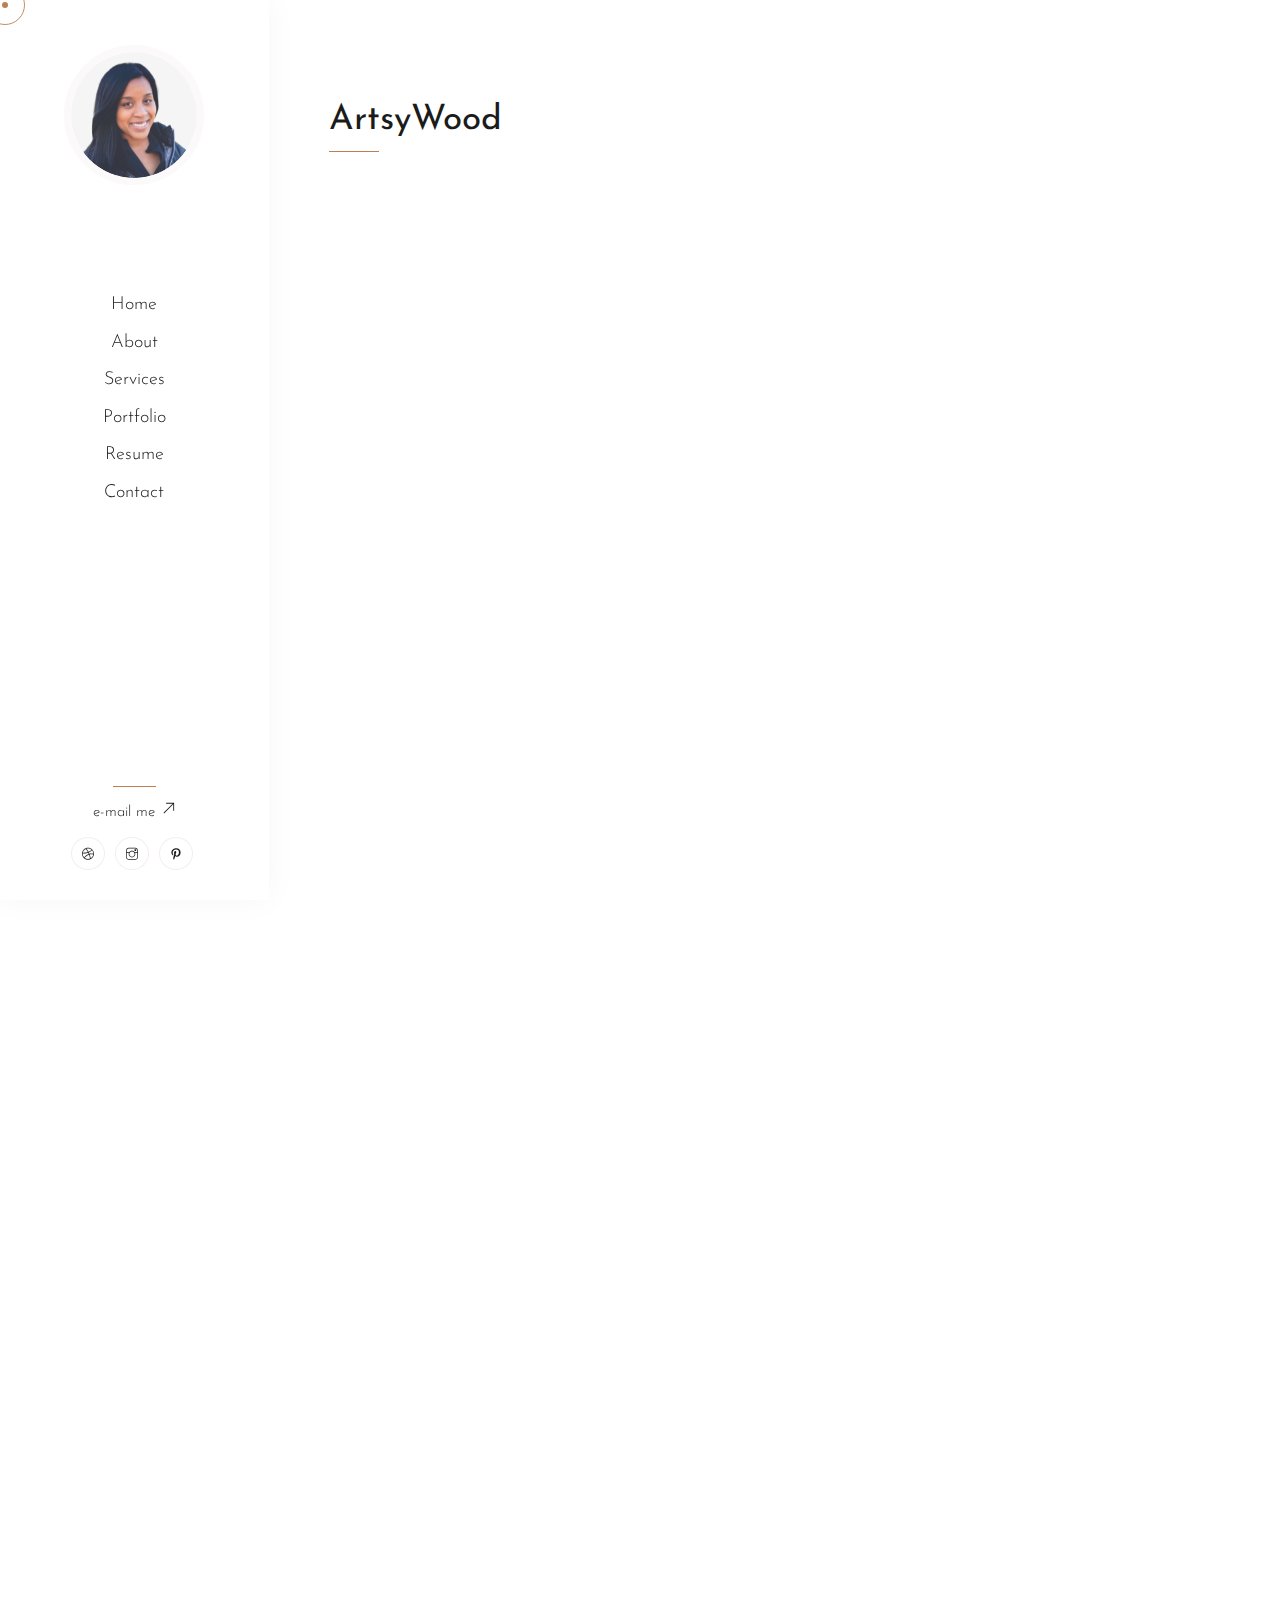
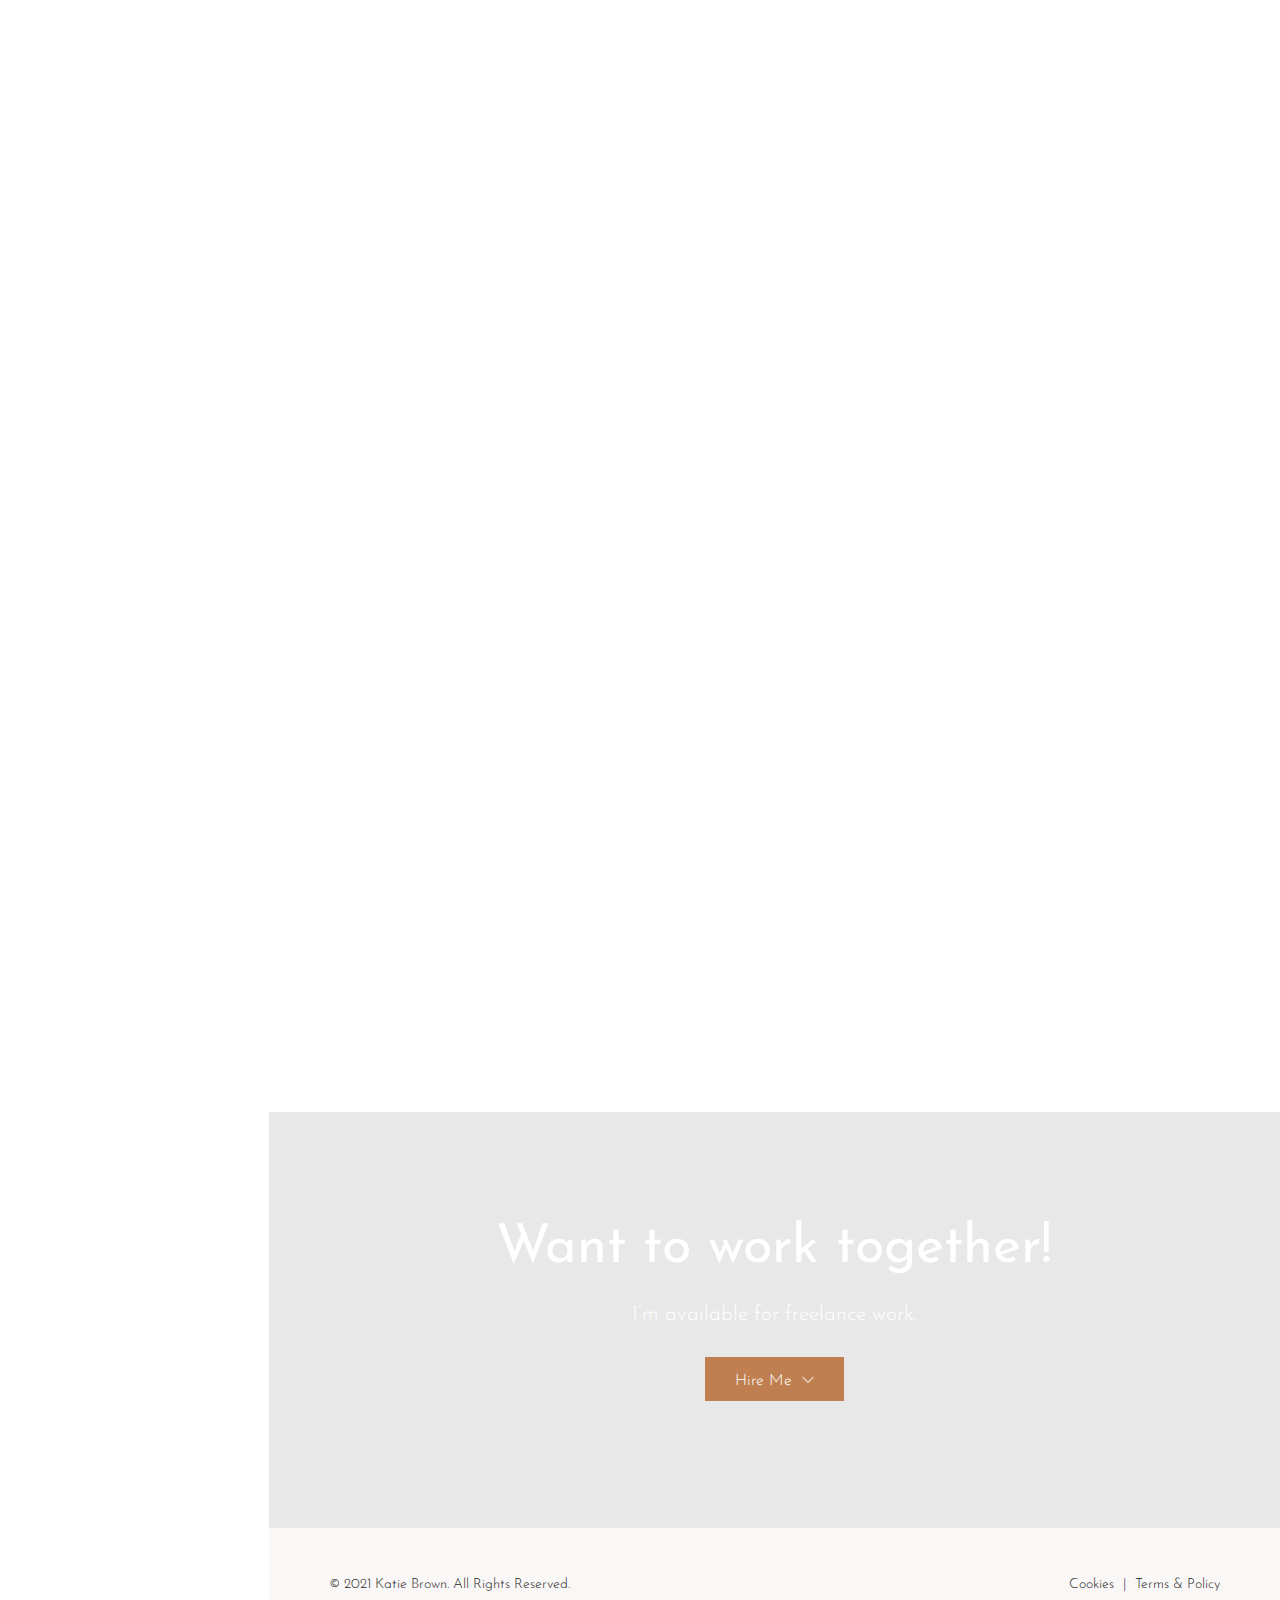
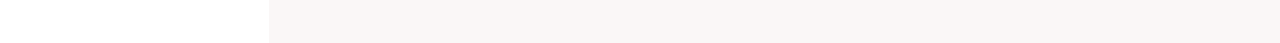
<file: project-page.html>
<!DOCTYPE HTML>
<html lang="en">
<head>
    <meta charset="utf-8">
    <meta http-equiv="X-UA-Compatible" content="IE=edge">
    <title>K. Brown Portfolio</title>
    <meta name="viewport" content="width=device-width, initial-scale=1">
    <link rel="icon" type="image/png" href="images/favicon.png" />
    <link rel="stylesheet" href="css/animate.css">
    <link rel="stylesheet" href="css/et-lineicons.css">
    <link rel="stylesheet" href="css/themify-icons.css">
    <link rel="stylesheet" href="css/bootstrap.css">
    <link rel="stylesheet" href="css/magnific-popup.css">
    <link rel="stylesheet" href="css/owl.carousel.min.css">
    <link rel="stylesheet" href="css/owl.theme.default.min.css">
    <link rel="stylesheet" href="css/flexslider.css">
    <link rel="stylesheet" href="css/style.css">
    <!-- FOR IE9 below -->
    <!--[if lt IE 9]>
        <script src="js/respond.min.js"></script>
    <![endif]-->
</head>
<body data-spy="scroll" data-target=".navbar" data-offset="50">
    <!-- Start progress-wrapp scroll-button -->
    <div class="progress-wrap">
        <svg class="progress-circle svg-content" width="100%" height="100%" viewBox="-1 -1 102 102">
            <path d="M50,1 a49,49 0 0,1 0,98 a49,49 0 0,1 0,-98" /> </svg>
    </div>
    <!-- Mouse cursor -->
    <div class="mouse-cursor cursor-outer"></div>
    <div class="mouse-cursor cursor-inner"></div>
    <!-- Main -->
    <div class="gorman-page"> <a href="#0" class="js-gorman-nav-toggle gorman-nav-toggle"><i></i></a>
        <!-- Sidebar -->
        <aside class="gorman-aside">
            <!-- Logo -->
            <div class="gorman-logo">
                <div class="desc">
                    <div class="image-wrap">
                        <a href="index.html"><img src="images/smallme.png" alt=""></a>
                    </div>
                    <div class="title animate-box" data-animate-effect="fadeInUp">
                        <a href="index.html">K. Brown</a>
                    </div>
                </div>

            </div>
            <!-- Menu -->
            <nav class="gorman-main-menu">
                <ul>
                    <li><a href="index.html#home">Home</a></li>
                    <li><a href="index.html#about">About</a></li>
                    <li><a href="index.html#services">Services</a></li>
                    <li><a href="index.html#portfolio">Portfolio</a></li>
                    <li><a href="resume/index.html">Resume</a></li>
                    <li><a href="index.html#contact">Contact</a></li>

                </ul>
            </nav>
            <!-- Sidebar Footer -->
            <div class="gorman-footer">
                <div class="separator"></div>
                <p><a href="mailto:katie@katiedesigns.io">e-mail me <i class="ti-arrow-top-right"></i></a></p>
                <div class="social">
                  <a href="https://dribbble.com/k_mills"><i class="ti-dribbble"></i></a>
                  <a href="https://www.instagram.com/kmills_"><i class="ti-instagram"></i></a>
                  <a href="https://www.pinterest.com/knm0727/"><i class="ti-pinterest"></i></a>
                </div>
            </div>
        </aside>
        <!-- Main -->
        <div class="gorman-main">
            <!-- Project Page -->
            <div class="blog-home section-padding">
                <div class="container-fluid">
                    <div class="row">
                        <div class="col-md-12 text-left">
                            <h2 class="heading-title">ArtsyWood</h2>
                            <hr class="line line-hr-primary">
                        </div>
                    </div>
                    <div class="row">
                        <div class="col-md-8">
                            <div class="item animate-box" data-animate-effect="fadeInUp">
                                <div class="post-img mb-30">
                                    <div class="img"><img src="images/artsywoodcomputer.png" alt=""></div>
                                </div>
                                <div class="post-img mb-30">
                                    <div class="img"><img src="images/comments.png" alt=""></div>
                                </div>
                                <div class="post-img mb-30">
                                    <div class="img"><img src="images/persona.png" alt=""></div>
                                </div>
                                <div class="post-img mb-30">
                                    <div class="img"><img src="images/userstories.png" alt=""></div>
                                </div>
                                <div class="post-img mb-30">
                                    <div class="img"><img src="images/lowfidelity.png" alt=""></div>
                                </div>
                                <div class="post-img mb-30">
                                    <div class="img"><img src="images/colors.png" alt=""></div>
                                </div>
                                <div class="post-img mb-30">
                                    <div class="img"><img src="images/highfidelity.png" alt=""></div>
                                </div>
                                <div class="post-img mb-30">
                                    <div class="img"><img src="images/prototype.png" alt=""></div>
                                </div>

                            </div>
                        </div>
                        <div class="col-md-4">
                            <div class="cont animate-box" data-animate-effect="fadeInUp">
                                    <h3>ArtsyWood</h3>
                                    <p>Artsywood is a webpage focsed on a user friendly shopping experience for those in the market for custom handmade furniture. I designed Artsywood in Sketch.</p>
                                    <p><b>Project Name:</b> ArtsyWood<br>
                                    <b>The Challenge:</b> Invent, design and brand a e-commerce webpage<br>
                                    <b>My Role:</b> Research, brand, design and prototype<br>
                                    <b>Competitive Analysis:</b> With more and more companies selling their goods online, you can beat the hustle and bustle of running store to store. The three companies I looked at were West Elm, who has many store fronts across the country and sells a large percent of their merchandise. West Elm was amazing for filtering through items by many different criteria. ATGcustom, who sells custom high-end furniture online without a store did well in filtering through their different options for wood type and finishes for their custom furniture. Hazel & Olive, an online clothing boutique that has a small storefront, and sells most of their items online.<br>
                                    <b>Personas:</b> Personas for this project not only represented a diverse group of people from different walks of life, but also those who frequently used online shopping as a tool to simplify shopping in general.<br>
                                    <b>User Stories:</b> I wrote user stories and flows that I then put into Draw.io and created a few diagrams that I could easily refer back to in the design process.<br>
                                    <b>Low-Fidelity Wireframes:</b> I created low-fidelity wireframes in Balsamiq that were useful displaying how I was going to lay out each element to have a seamless flow throughout the webpage, which helped me in seeing what needed to be displayed on each page, and then desiging around that.<br>
                                    <b>Design Elements:</b> Keeping the theme of the mid-century 50’s and 60’s style of the Artsywood I made sure to add simple design features to bring out that era. I designed from scratch the classic mid-century star and “wallpaper” elements to add a unique focus points to the page. The type included the Zing script for the products heading to capture the charm into each products description, Esplanade Script for the logo transferred you right into the fun side of modernism, and Bangla Sangam MN for a crisp typeface to keep clean lines. We focused utilizing white space for the webpage as well as using classic mid-century colors of teal, gold, and gray with pops of saturated orange.<br>
                                    <b>High-Fidelity Wireframes:</b> I designed high fidelity mockups in Sketch to and researched mid-century modern color pallets and art to display the look of this project.<br>
                                    <b>Prototype and User Testing:</b> I then created a working prototype using Invision that I used to survey and test users for feedback on design, function & usability. From these results I gathered feedback via Google Doc surveys and I then shared the survey and prototype to test users in person as well as over Skype. I watched and listened to them talk aloud as they went through the prototype and conducted an interview during the user testing process. Useful features came out of the user testing, like for the future development of the webpage to have product details appear when hovered over, instead of pop down menus.<br>
                                    <b>The Conclusion:</b> This project was eye opening into the world of e-commerce design and all the features that make having a easy shopping experience come to life. Prototyping in person is something I’ve grown to find has the best results, you can see how each person reacts immediately to the project which in return helps me understand and see more clearly where the user is coming from when they give their feedback.<br>

                                </div>
                        </div>
                    </div>
                </div>
            </div>
            <!-- Call Action Section -->
            <div class="call-action section-padding bg-img bg-fixed" data-overlay-dark="1" data-background="images/1920x1280.jpg">
                <div class="container">
                    <div class="row">
                        <div class="col-md-12 mb-5">
                            <div class="text-center">
                                <h2>Want to work together!</h2>
                                <h5>I’m available for freelance work.</h5>
                                <div class="btn-3"><a href="index.html#contact"><span>Hire Me&nbsp;&nbsp;<small><i class="ti-angle-down"></i></small></span></a></div>
                            </div>
                        </div>
                    </div>
                </div>
            </div>
            <!-- Footer -->
            <div class="footer2">
                <div class="container-fluid">
                    <div class="sub-footer">
                        <div class="row">
                            <div class="col-md-4">
                                <p>&copy; 2021 Katie Brown. All Rights Reserved.</p>
                            </div>
                            <div class="col-md-8">
                                <div class="lr-right">
                                    <p> <a data-toggle="modal" data-target="#cookies" href="#0">Cookies</a> <span>|</span> <a data-toggle="modal" data-target="#terms-policy" href="#0">Terms & Policy</a> </p>
                                </div>
                            </div>
                        </div>
                    </div>
                </div>
            </div>
        </div>
    </div>
    <!-- Cookies -->
    <div id="cookies" class="modal fade" role="dialog" aria-hidden="true">
        <div class="modal-dialog modal-lg modal-dialog-centered" role="document">
            <div class="modal-content">
                <div class="modal-header">
                    <h5 class="modal-title">Cookies</h5>
                    <button type="button" class="close" data-dismiss="modal" aria-label="Close"> <span aria-hidden="true">&times;</span> </button>
                </div>
                <div class="modal-body p-4">
                    <p>Everyone should feel welcome and feel free to be themselves. This is at the very core of our values. To make the website user experience as easy and personal as possible, we make use of cookies.</p>
                    <br>
                    <div class="btn-2"><a href="index.html"><span><small><i class="ti-check"></i></small>&nbsp;&nbsp; I Agree</span></a></div>
                    <br> </div>
            </div>
        </div>
    </div>
    <!-- Terms & Policy -->
    <div id="terms-policy" class="modal fade" role="dialog" aria-hidden="true">
        <div class="modal-dialog modal-lg modal-dialog-centered" role="document">
            <div class="modal-content">
                <div class="modal-header">
                    <h5 class="modal-title">Terms & Policy</h5>
                    <button type="button" class="close" data-dismiss="modal" aria-label="Close"> <span aria-hidden="true">&times;</span> </button>
                </div>
                <div class="modal-body p-4">
                    <p>Terms and Policy</p>
                    <p>Everyone should feel welcome and feel free to be themselves. This is at the very core of our values. To make the website user experience as easy and personal as possible, we make use of cookies.</p>
                </div>
            </div>
        </div>
    </div>
    <!-- JavaScript -->
    <script src="js/jquery.min.js"></script>
    <script src="js/modernizr-2.6.2.min.js"></script>
    <script src="js/jquery.easing.1.3.js"></script>
    <script src="js/bootstrap.min.js"></script>
    <script src="js/jquery.waypoints.min.js"></script>
    <script src="js/jquery.flexslider-min.js"></script>
    <script src="js/sticky-kit.min.js"></script>
    <script src="js/isotope.js"></script>
    <script src="js/jquery.magnific-popup.min.js"></script>
    <script src="js/owl.carousel.min.js"></script>
    <script src="js/custom.js"></script>
</body>
</html>
</file>
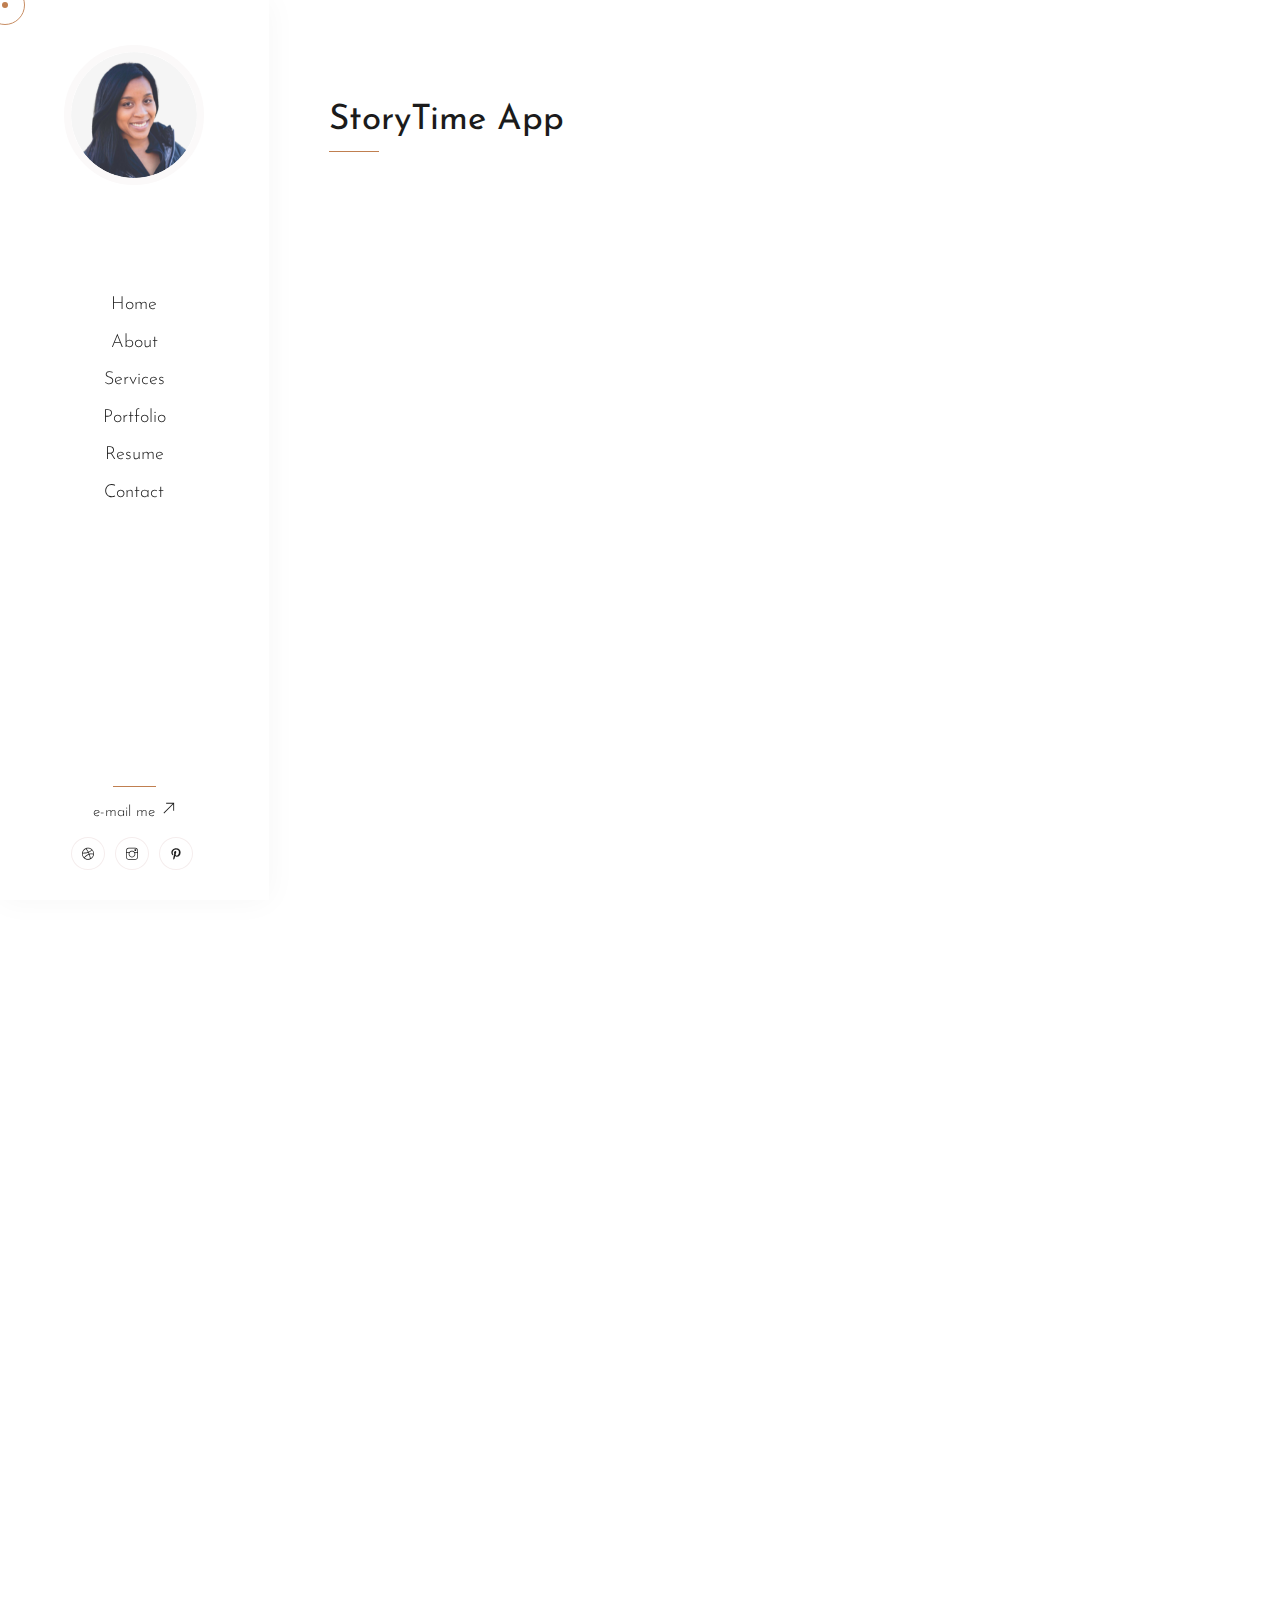
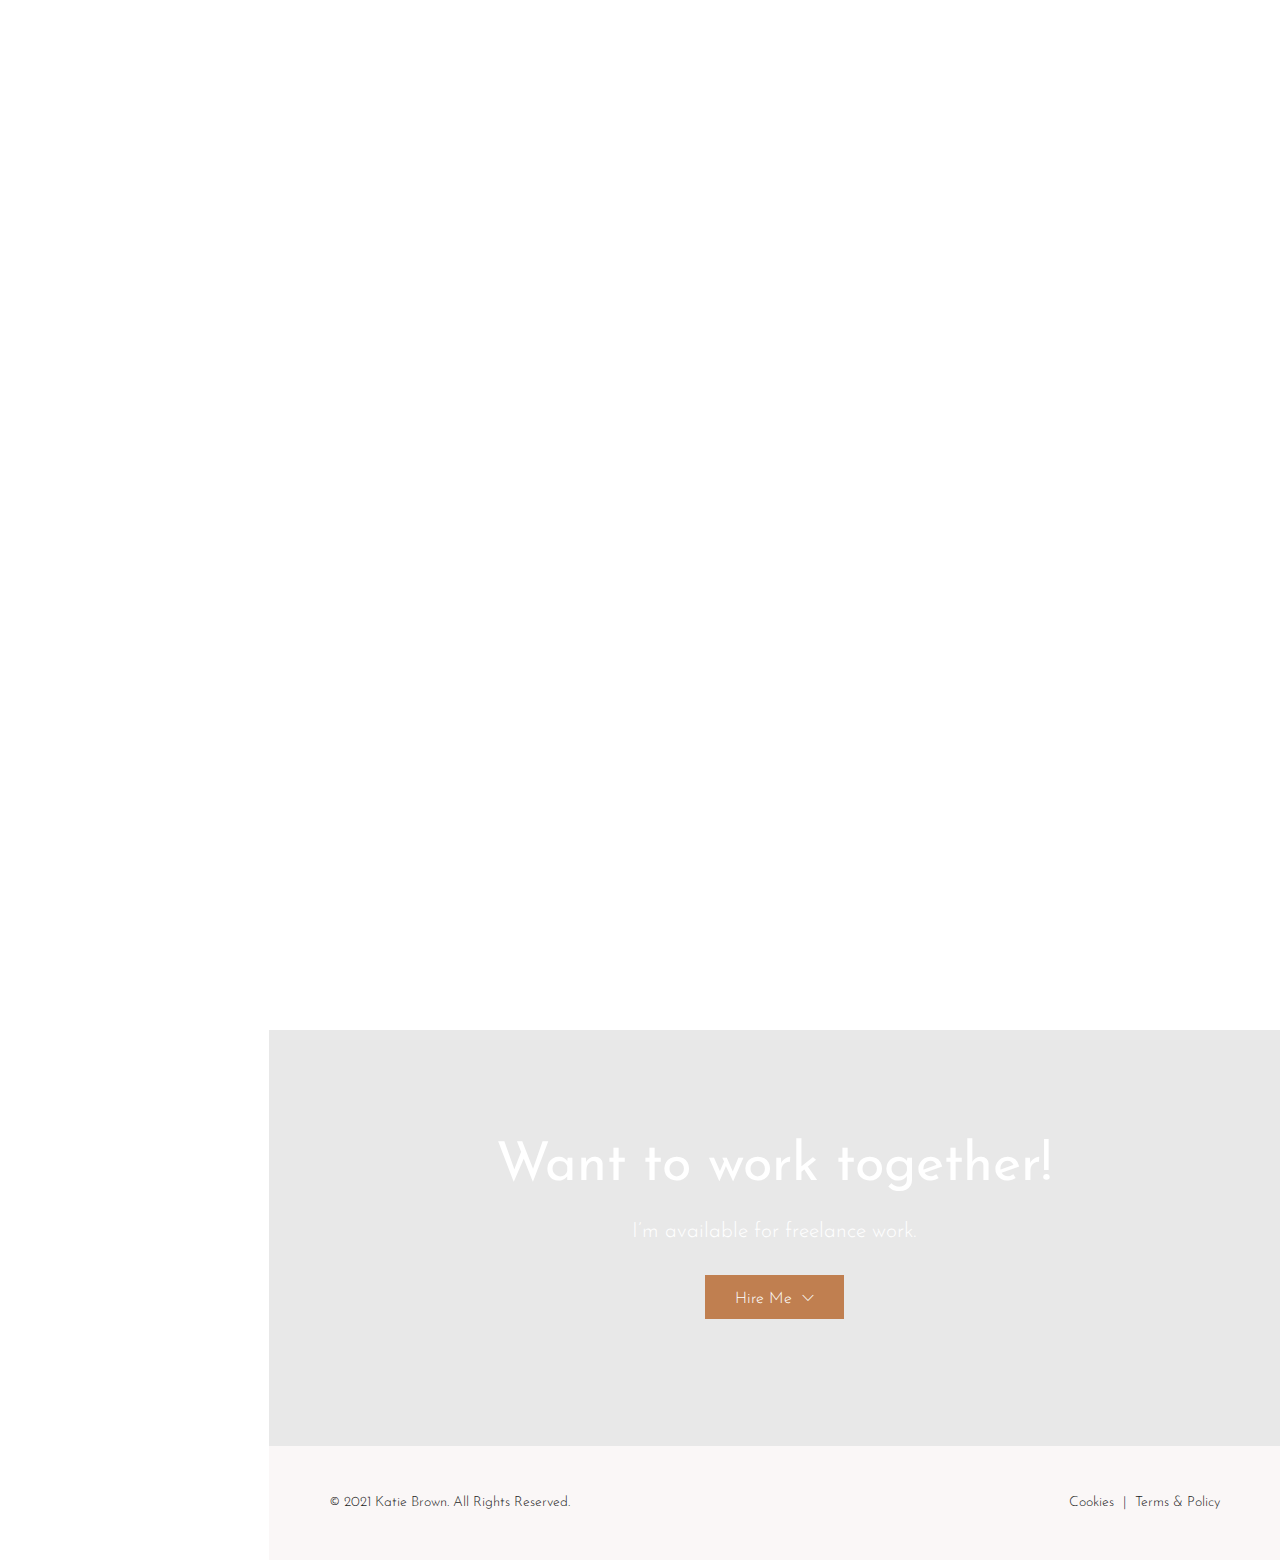
<file: project-page2.html>
<!DOCTYPE HTML>
<html lang="en">
<head>
    <meta charset="utf-8">
    <meta http-equiv="X-UA-Compatible" content="IE=edge">
    <title>K. Brown Portfolio</title>
    <meta name="viewport" content="width=device-width, initial-scale=1">
    <link rel="icon" type="image/png" href="images/favicon.png" />
    <link rel="stylesheet" href="css/animate.css">
    <link rel="stylesheet" href="css/et-lineicons.css">
    <link rel="stylesheet" href="css/themify-icons.css">
    <link rel="stylesheet" href="css/bootstrap.css">
    <link rel="stylesheet" href="css/magnific-popup.css">
    <link rel="stylesheet" href="css/owl.carousel.min.css">
    <link rel="stylesheet" href="css/owl.theme.default.min.css">
    <link rel="stylesheet" href="css/flexslider.css">
    <link rel="stylesheet" href="css/style.css">
    <!-- FOR IE9 below -->
    <!--[if lt IE 9]>
        <script src="js/respond.min.js"></script>
    <![endif]-->
</head>
<body data-spy="scroll" data-target=".navbar" data-offset="50">
    <!-- Start progress-wrapp scroll-button -->
    <div class="progress-wrap">
        <svg class="progress-circle svg-content" width="100%" height="100%" viewBox="-1 -1 102 102">
            <path d="M50,1 a49,49 0 0,1 0,98 a49,49 0 0,1 0,-98" /> </svg>
    </div>
    <!-- Mouse cursor -->
    <div class="mouse-cursor cursor-outer"></div>
    <div class="mouse-cursor cursor-inner"></div>
    <!-- Main -->
    <div class="gorman-page"> <a href="#0" class="js-gorman-nav-toggle gorman-nav-toggle"><i></i></a>
        <!-- Sidebar -->
        <aside class="gorman-aside">
            <!-- Logo -->
            <div class="gorman-logo">
                <div class="desc">
                    <div class="image-wrap">
                        <a href="index.html"><img src="images/smallme.png" alt=""></a>
                    </div>
                    <div class="title animate-box" data-animate-effect="fadeInUp">
                        <a href="index.html">K. Brown</a>
                    </div>
                </div>

            </div>
            <!-- Menu -->
            <nav class="gorman-main-menu">
                <ul>
                    <li><a href="index.html#home">Home</a></li>
                    <li><a href="index.html#about">About</a></li>
                    <li><a href="index.html#services">Services</a></li>
                    <li><a href="index.html#portfolio">Portfolio</a></li>
                    <li><a href="resume/index.html">Resume</a></li>
                    <li><a href="index.html#contact">Contact</a></li>
                </ul>
            </nav>
            <!-- Sidebar Footer -->
            <div class="gorman-footer">
                <div class="separator"></div>
                <p><a href="mailto:katie@katiedesigns.io">e-mail me <i class="ti-arrow-top-right"></i></a></p>
                <div class="social">
                  <a href="https://dribbble.com/k_mills"><i class="ti-dribbble"></i></a>
                  <a href="https://www.instagram.com/kmills_"><i class="ti-instagram"></i></a>
                  <a href="https://www.pinterest.com/knm0727/"><i class="ti-pinterest"></i></a>
                </div>
            </div>
        </aside>
        <!-- Main -->
        <div class="gorman-main">
            <!-- Project Page -->
            <div class="blog-home section-padding">
                <div class="container-fluid">
                    <div class="row">
                        <div class="col-md-12 text-left">
                            <h2 class="heading-title">StoryTime App</h2>
                            <hr class="line line-hr-primary">
                        </div>
                    </div>
                    <div class="row">
                        <div class="col-md-8">
                            <div class="item animate-box" data-animate-effect="fadeInUp">

                                <div class="post-img mb-30">
                                    <div class="img"><img src="images/storytimeux.png" alt=""></div>
                                </div>


                            </div>
                        </div>
                        <div class="col-md-4">
                            <div class="cont animate-box" data-animate-effect="fadeInUp">
                                    <h3>StoryTime</h3>
                                    <p>StoryTime is a web application to showcase a custom way for children to read, and be read to, on the go. I designed StoryTime in Sketch.</p>
                                    <p><b>Project Name:</b> StoryTime<br>
                                </div>
                        </div>
                    </div>
                </div>
            </div>
            <!-- Call Action Section -->
            <div class="call-action section-padding bg-img bg-fixed" data-overlay-dark="1" data-background="images/1920x1280.jpg">
                <div class="container">
                    <div class="row">
                        <div class="col-md-12 mb-5">
                            <div class="text-center">
                                <h2>Want to work together!</h2>
                                <h5>I’m available for freelance work.</h5>
                                <div class="btn-3"><a href="index.html#contact"><span>Hire Me&nbsp;&nbsp;<small><i class="ti-angle-down"></i></small></span></a></div>
                            </div>
                        </div>
                    </div>
                </div>
            </div>
            <!-- Footer -->
            <div class="footer2">
                <div class="container-fluid">
                    <div class="sub-footer">
                        <div class="row">
                            <div class="col-md-4">
                                <p>&copy; 2021 Katie Brown. All Rights Reserved.</p>
                            </div>
                            <div class="col-md-8">
                                <div class="lr-right">
                                    <p> <a data-toggle="modal" data-target="#cookies" href="#0">Cookies</a> <span>|</span> <a data-toggle="modal" data-target="#terms-policy" href="#0">Terms & Policy</a> </p>
                                </div>
                            </div>
                        </div>
                    </div>
                </div>
            </div>
        </div>
    </div>
    <!-- Cookies -->
    <div id="cookies" class="modal fade" role="dialog" aria-hidden="true">
        <div class="modal-dialog modal-lg modal-dialog-centered" role="document">
            <div class="modal-content">
                <div class="modal-header">
                    <h5 class="modal-title">Cookies</h5>
                    <button type="button" class="close" data-dismiss="modal" aria-label="Close"> <span aria-hidden="true">&times;</span> </button>
                </div>
                <div class="modal-body p-4">
                    <p>Everyone should feel welcome and feel free to be themselves. This is at the very core of our values. To make the website user experience as easy and personal as possible, we make use of cookies.</p>
                    <br>
                    <div class="btn-2"><a href="index.html"><span><small><i class="ti-check"></i></small>&nbsp;&nbsp; I Agree</span></a></div>
                    <br> </div>
            </div>
        </div>
    </div>
    <!-- Terms & Policy -->
    <div id="terms-policy" class="modal fade" role="dialog" aria-hidden="true">
        <div class="modal-dialog modal-lg modal-dialog-centered" role="document">
            <div class="modal-content">
                <div class="modal-header">
                    <h5 class="modal-title">Terms & Policy</h5>
                    <button type="button" class="close" data-dismiss="modal" aria-label="Close"> <span aria-hidden="true">&times;</span> </button>
                </div>
                <div class="modal-body p-4">
                    <p>Terms and Policy</p>
                    <p>Everyone should feel welcome and feel free to be themselves. This is at the very core of our values. To make the website user experience as easy and personal as possible, we make use of cookies.</p>
                </div>
            </div>
        </div>
    </div>
    <!-- JavaScript -->
    <script src="js/jquery.min.js"></script>
    <script src="js/modernizr-2.6.2.min.js"></script>
    <script src="js/jquery.easing.1.3.js"></script>
    <script src="js/bootstrap.min.js"></script>
    <script src="js/jquery.waypoints.min.js"></script>
    <script src="js/jquery.flexslider-min.js"></script>
    <script src="js/sticky-kit.min.js"></script>
    <script src="js/isotope.js"></script>
    <script src="js/jquery.magnific-popup.min.js"></script>
    <script src="js/owl.carousel.min.js"></script>
    <script src="js/custom.js"></script>
</body>
</html>
</file>
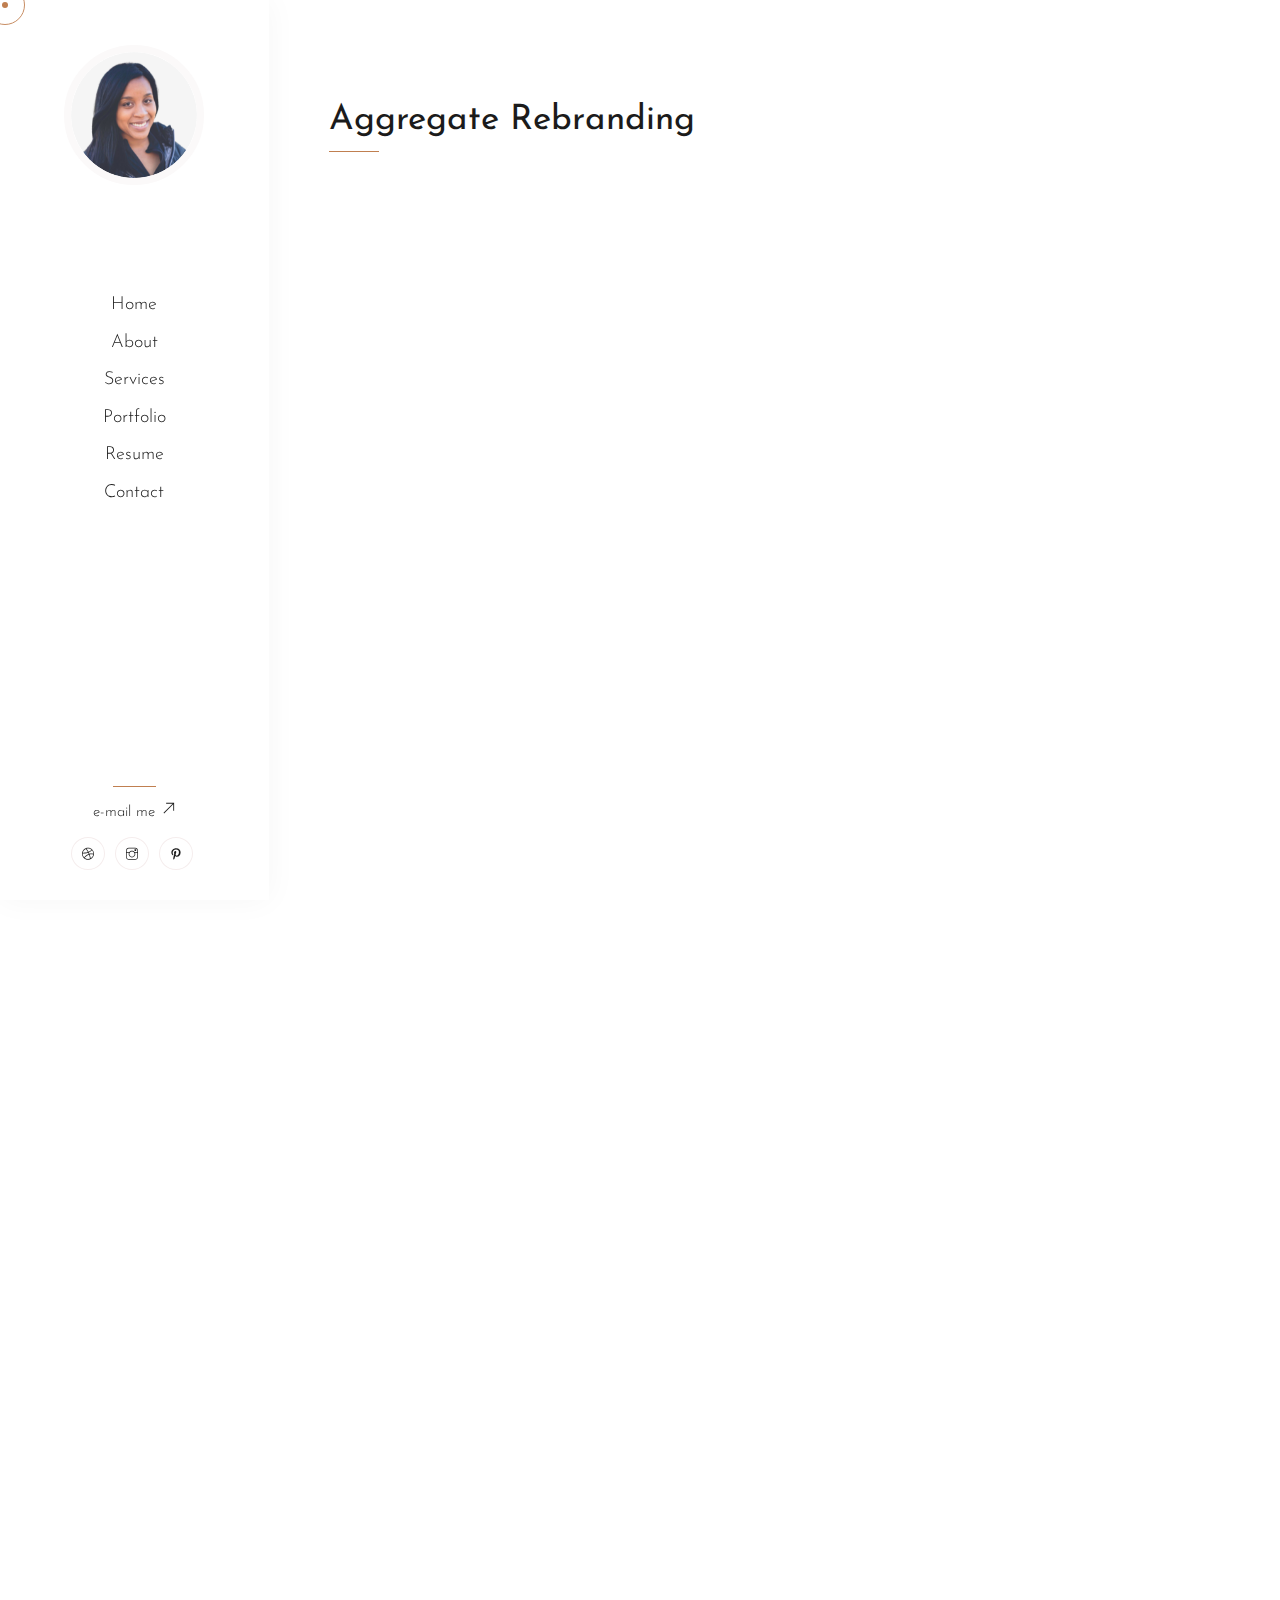
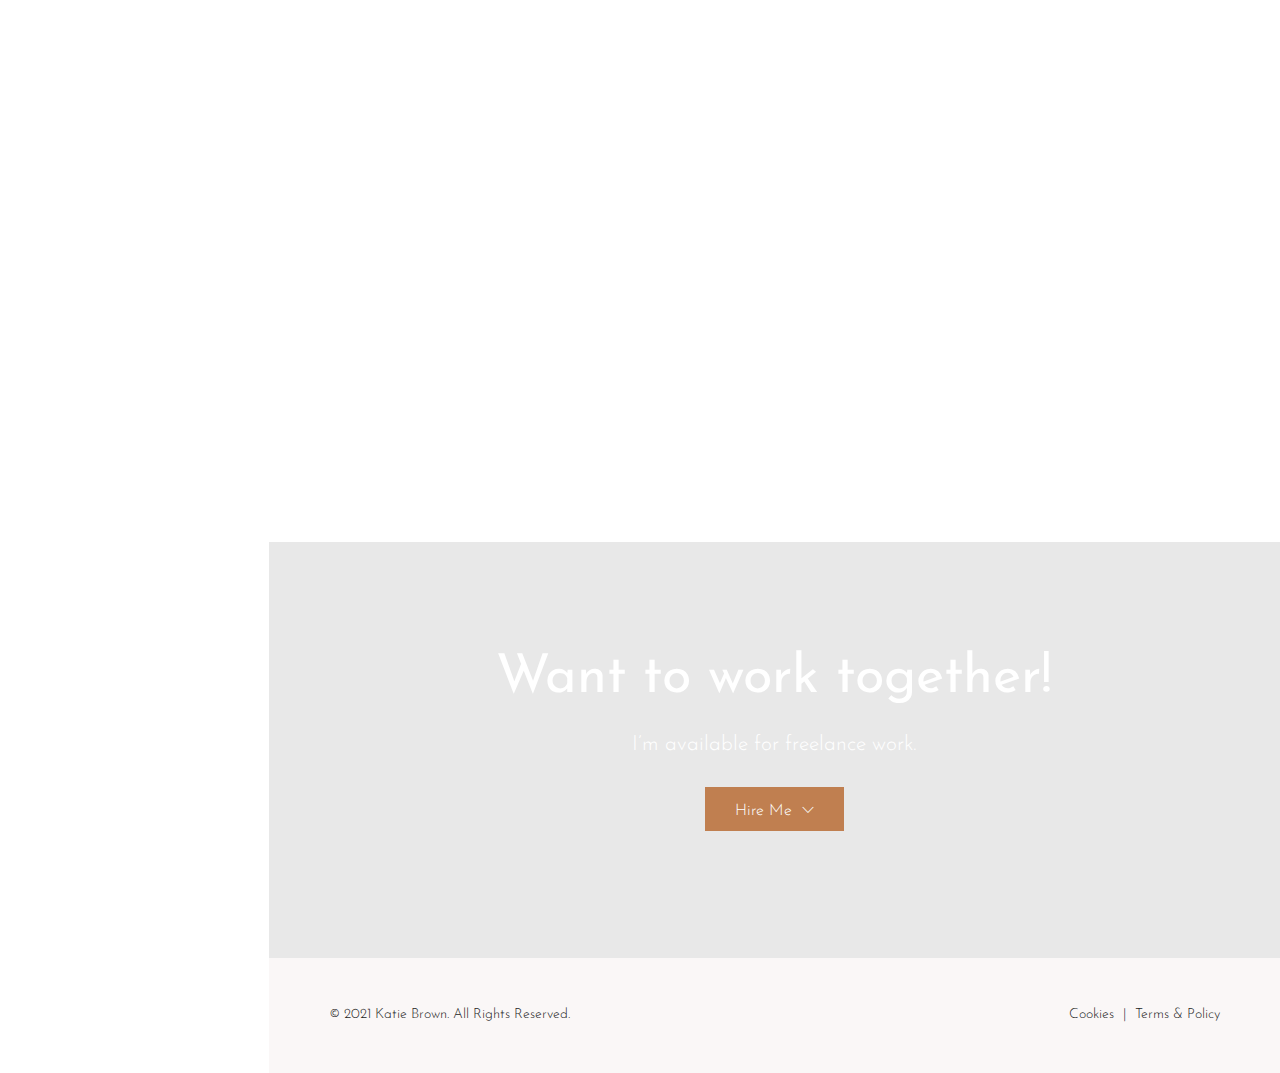
<file: project-page4.html>
<!DOCTYPE HTML>
<html lang="en">
<head>
    <meta charset="utf-8">
    <meta http-equiv="X-UA-Compatible" content="IE=edge">
    <title>K. Brown Portfolio</title>
    <meta name="viewport" content="width=device-width, initial-scale=1">
    <link rel="icon" type="image/png" href="images/favicon.png" />
    <link rel="stylesheet" href="css/animate.css">
    <link rel="stylesheet" href="css/et-lineicons.css">
    <link rel="stylesheet" href="css/themify-icons.css">
    <link rel="stylesheet" href="css/bootstrap.css">
    <link rel="stylesheet" href="css/magnific-popup.css">
    <link rel="stylesheet" href="css/owl.carousel.min.css">
    <link rel="stylesheet" href="css/owl.theme.default.min.css">
    <link rel="stylesheet" href="css/flexslider.css">
    <link rel="stylesheet" href="css/style.css">
    <!-- FOR IE9 below -->
    <!--[if lt IE 9]>
        <script src="js/respond.min.js"></script>
    <![endif]-->
</head>
<body data-spy="scroll" data-target=".navbar" data-offset="50">
    <!-- Start progress-wrapp scroll-button -->
    <div class="progress-wrap">
        <svg class="progress-circle svg-content" width="100%" height="100%" viewBox="-1 -1 102 102">
            <path d="M50,1 a49,49 0 0,1 0,98 a49,49 0 0,1 0,-98" /> </svg>
    </div>
    <!-- Mouse cursor -->
    <div class="mouse-cursor cursor-outer"></div>
    <div class="mouse-cursor cursor-inner"></div>
    <!-- Main -->
    <div class="gorman-page"> <a href="#0" class="js-gorman-nav-toggle gorman-nav-toggle"><i></i></a>
        <!-- Sidebar -->
        <aside class="gorman-aside">
            <!-- Logo -->
            <div class="gorman-logo">
                <div class="desc">
                    <div class="image-wrap">
                        <a href="index.html"><img src="images/smallme.png" alt=""></a>
                    </div>
                    <div class="title animate-box" data-animate-effect="fadeInUp">
                        <a href="index.html">K. Brown</a>
                    </div>
                </div>

            </div>
            <!-- Menu -->
            <nav class="gorman-main-menu">
                <ul>
                    <li><a href="index.html#home">Home</a></li>
                    <li><a href="index.html#about">About</a></li>
                    <li><a href="index.html#services">Services</a></li>
                    <li><a href="index.html#portfolio">Portfolio</a></li>
                    <li><a href="resume/index.html">Resume</a></li>
                    <li><a href="index.html#contact">Contact</a></li>
                </ul>
            </nav>
            <!-- Sidebar Footer -->
            <div class="gorman-footer">
                <div class="separator"></div>
                <p><a href="mailto:katie@katiedesigns.io">e-mail me <i class="ti-arrow-top-right"></i></a></p>
                <div class="social">
                  <a href="https://dribbble.com/k_mills"><i class="ti-dribbble"></i></a>
                  <a href="https://www.instagram.com/kmills_"><i class="ti-instagram"></i></a>
                  <a href="https://www.pinterest.com/knm0727/"><i class="ti-pinterest"></i></a>
                </div>
            </div>
        </aside>
        <!-- Main -->
        <div class="gorman-main">
            <!-- Project Page -->
            <div class="blog-home section-padding">
                <div class="container-fluid">
                    <div class="row">
                        <div class="col-md-12 text-left">
                            <h2 class="heading-title">Aggregate Rebranding</h2>
                            <hr class="line line-hr-primary">
                        </div>
                    </div>
                    <div class="row">
                        <div class="col-md-8">
                            <div class="item animate-box" data-animate-effect="fadeInUp">
                                <div class="post-img mb-30">
                                    <div class="img"><img src="images/aggregate1.png" alt=""></div>
                                </div>
                                contact page
                                <iframe style="border: 1px solid rgba(0, 0, 0, 0.1);" width="800" height="450" src="https://www.figma.com/embed?embed_host=share&url=https%3A%2F%2Fwww.figma.com%2Ffile%2FctQ6pswqGnoe31Y3fpLCmE%2FAggregate_Contact_V2_07April21" allowfullscreen></iframe>
                                Designs
                                <iframe style="border: 1px solid rgba(0, 0, 0, 0.1);" width="800" height="450" src="https://www.figma.com/embed?embed_host=share&url=https%3A%2F%2Fwww.figma.com%2Ffile%2FCQ53QxA5mSDuSHugEXxfF8%2FAggregate_Designs_30March21" allowfullscreen></iframe>

                            </div>
                        </div>
                        <div class="col-md-4">
                            <div class="cont animate-box" data-animate-effect="fadeInUp">
                                    <h3>Aggregate</h3>
                                    <p>I worked on the rebranding of Malik Media to its new name,  Aggrgate, showcasing on a new company website. Aggregate is a remote Marketing Firm.</p>
                                    <p><b>Project Name:</b> Aggregate<br>
                                    <b>The Challenge:</b> Rebrand and Design a website for a Marketing Firm. While most UI/Ux designers look at designing a Team Member / Bio page as simple (i.e., "no need to re-invent the wheel on this), we are looking to reinvent the wheel. We want to show compelling stories, fun and authentic personal characteristics, and impressive career experience because what we lack in quantity of headshots compared to competitors, we far exceed them in the substance of the folks whose headshots make up the page.<br>
                                    <b>My Role:</b> Brand, Design, create custom icons, create a flowing UX with perfect ease of use, handoff assets to developers. I designed pages in Sketch and Figma<br>


                                </div>
                        </div>
                    </div>
                </div>
            </div>
            <!-- Call Action Section -->
            <div class="call-action section-padding bg-img bg-fixed" data-overlay-dark="1" data-background="images/1920x1280.jpg">
                <div class="container">
                    <div class="row">
                        <div class="col-md-12 mb-5">
                            <div class="text-center">
                                <h2>Want to work together!</h2>
                                <h5>I’m available for freelance work.</h5>
                                <div class="btn-3"><a href="index.html#contact"><span>Hire Me&nbsp;&nbsp;<small><i class="ti-angle-down"></i></small></span></a></div>
                            </div>
                        </div>
                    </div>
                </div>
            </div>
            <!-- Footer -->
            <div class="footer2">
                <div class="container-fluid">
                    <div class="sub-footer">
                        <div class="row">
                            <div class="col-md-4">
                                <p>&copy; 2021 Katie Brown. All Rights Reserved.</p>
                            </div>
                            <div class="col-md-8">
                                <div class="lr-right">
                                    <p> <a data-toggle="modal" data-target="#cookies" href="#0">Cookies</a> <span>|</span> <a data-toggle="modal" data-target="#terms-policy" href="#0">Terms & Policy</a> </p>
                                </div>
                            </div>
                        </div>
                    </div>
                </div>
            </div>
        </div>
    </div>
    <!-- Cookies -->
    <div id="cookies" class="modal fade" role="dialog" aria-hidden="true">
        <div class="modal-dialog modal-lg modal-dialog-centered" role="document">
            <div class="modal-content">
                <div class="modal-header">
                    <h5 class="modal-title">Cookies</h5>
                    <button type="button" class="close" data-dismiss="modal" aria-label="Close"> <span aria-hidden="true">&times;</span> </button>
                </div>
                <div class="modal-body p-4">
                    <p>Everyone should feel welcome and feel free to be themselves. This is at the very core of our values. To make the website user experience as easy and personal as possible, we make use of cookies.</p>
                    <br>
                    <div class="btn-2"><a href="index.html"><span><small><i class="ti-check"></i></small>&nbsp;&nbsp; I Agree</span></a></div>
                    <br> </div>
            </div>
        </div>
    </div>
    <!-- Terms & Policy -->
    <div id="terms-policy" class="modal fade" role="dialog" aria-hidden="true">
        <div class="modal-dialog modal-lg modal-dialog-centered" role="document">
            <div class="modal-content">
                <div class="modal-header">
                    <h5 class="modal-title">Terms & Policy</h5>
                    <button type="button" class="close" data-dismiss="modal" aria-label="Close"> <span aria-hidden="true">&times;</span> </button>
                </div>
                <div class="modal-body p-4">
                    <p>Terms and Policy</p>
                    <p>Everyone should feel welcome and feel free to be themselves. This is at the very core of our values. To make the website user experience as easy and personal as possible, we make use of cookies.</p>
                </div>
            </div>
        </div>
    </div>
    <!-- JavaScript -->
    <script src="js/jquery.min.js"></script>
    <script src="js/modernizr-2.6.2.min.js"></script>
    <script src="js/jquery.easing.1.3.js"></script>
    <script src="js/bootstrap.min.js"></script>
    <script src="js/jquery.waypoints.min.js"></script>
    <script src="js/jquery.flexslider-min.js"></script>
    <script src="js/sticky-kit.min.js"></script>
    <script src="js/isotope.js"></script>
    <script src="js/jquery.magnific-popup.min.js"></script>
    <script src="js/owl.carousel.min.js"></script>
    <script src="js/custom.js"></script>
</body>
</html>
</file>
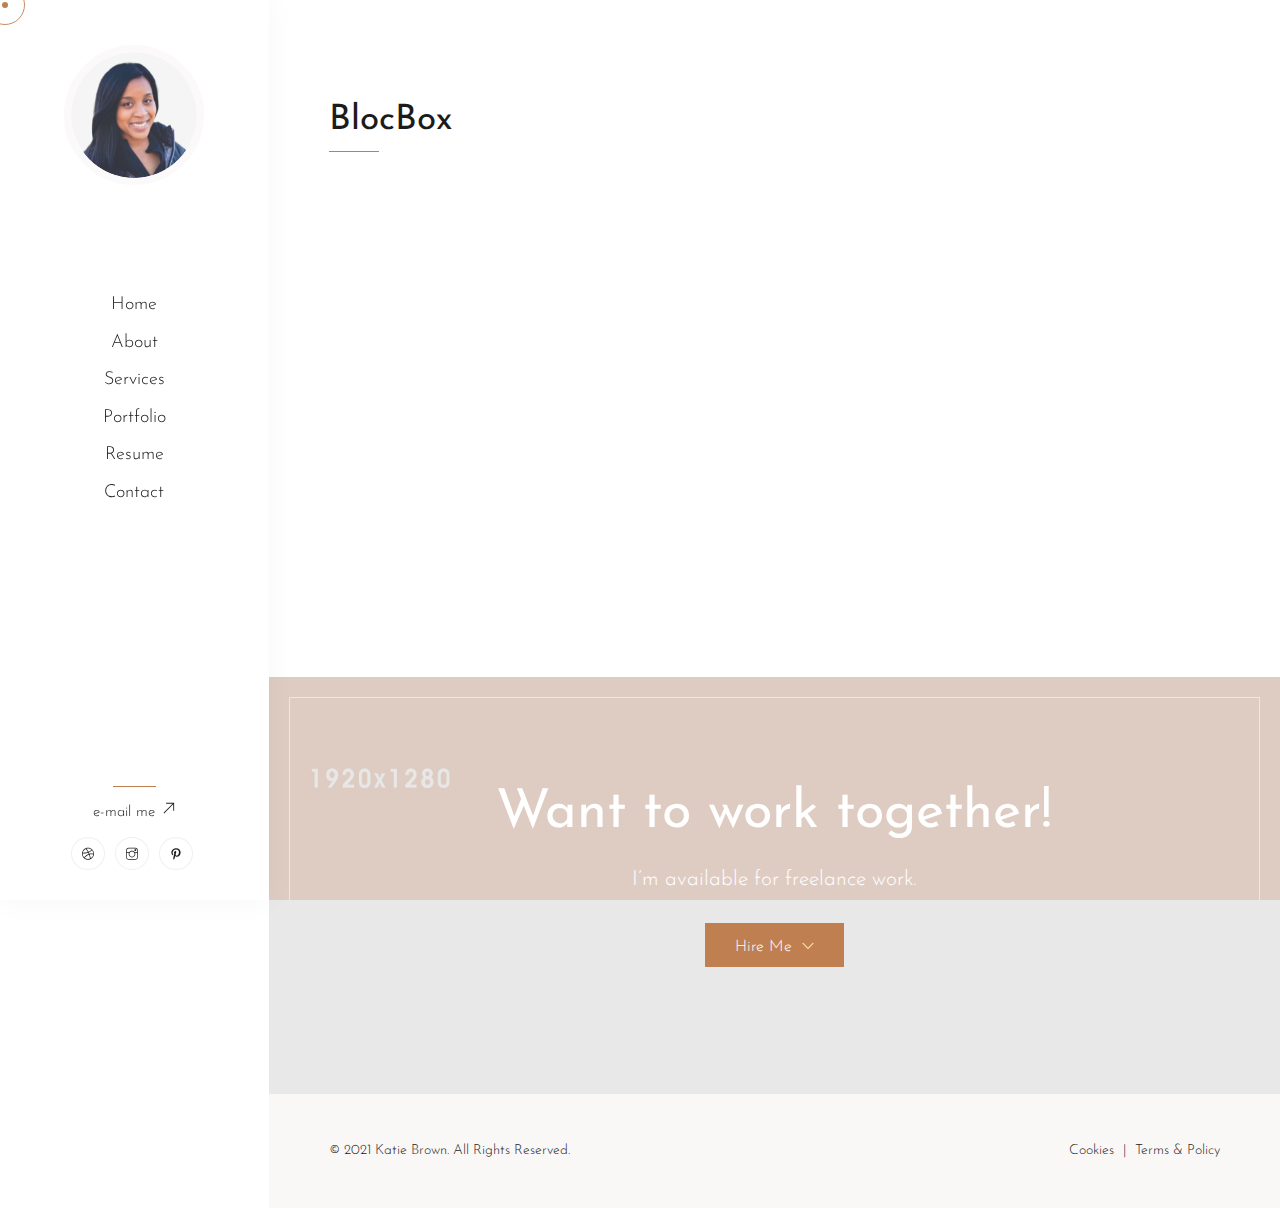
<file: project-page5.html>
<!DOCTYPE HTML>
<html lang="en">
<head>
    <meta charset="utf-8">
    <meta http-equiv="X-UA-Compatible" content="IE=edge">
    <title>K. Brown Portfolio</title>
    <meta name="viewport" content="width=device-width, initial-scale=1">
    <link rel="icon" type="image/png" href="images/favicon.png" />
    <link rel="stylesheet" href="css/animate.css">
    <link rel="stylesheet" href="css/et-lineicons.css">
    <link rel="stylesheet" href="css/themify-icons.css">
    <link rel="stylesheet" href="css/bootstrap.css">
    <link rel="stylesheet" href="css/magnific-popup.css">
    <link rel="stylesheet" href="css/owl.carousel.min.css">
    <link rel="stylesheet" href="css/owl.theme.default.min.css">
    <link rel="stylesheet" href="css/flexslider.css">
    <link rel="stylesheet" href="css/style.css">
    <!-- FOR IE9 below -->
    <!--[if lt IE 9]>
        <script src="js/respond.min.js"></script>
    <![endif]-->
</head>
<body data-spy="scroll" data-target=".navbar" data-offset="50">
    <!-- Start progress-wrapp scroll-button -->
    <div class="progress-wrap">
        <svg class="progress-circle svg-content" width="100%" height="100%" viewBox="-1 -1 102 102">
            <path d="M50,1 a49,49 0 0,1 0,98 a49,49 0 0,1 0,-98" /> </svg>
    </div>
    <!-- Mouse cursor -->
    <div class="mouse-cursor cursor-outer"></div>
    <div class="mouse-cursor cursor-inner"></div>
    <!-- Main -->
    <div class="gorman-page"> <a href="#0" class="js-gorman-nav-toggle gorman-nav-toggle"><i></i></a>
        <!-- Sidebar -->
        <aside class="gorman-aside">
            <!-- Logo -->
            <div class="gorman-logo">
                <div class="desc">
                    <div class="image-wrap">
                        <a href="index.html"><img src="images/smallme.png" alt=""></a>
                    </div>
                    <div class="title animate-box" data-animate-effect="fadeInUp">
                        <a href="index.html">K. Brown</a>
                    </div>
                </div>

            </div>
            <!-- Menu -->
            <nav class="gorman-main-menu">
                <ul>
                    <li><a href="index.html#home">Home</a></li>
                    <li><a href="index.html#about">About</a></li>
                    <li><a href="index.html#services">Services</a></li>
                    <li><a href="index.html#portfolio">Portfolio</a></li>
                    <li><a href="resume/index.html">Resume</a></li>
                    <li><a href="index.html#contact">Contact</a></li>
                </ul>
            </nav>
            <!-- Sidebar Footer -->
            <div class="gorman-footer">
                <div class="separator"></div>
                <p><a href="mailto:katie@katiedesigns.io">e-mail me <i class="ti-arrow-top-right"></i></a></p>
                <div class="social">
                  <a href="https://dribbble.com/k_mills"><i class="ti-dribbble"></i></a>
                  <a href="https://www.instagram.com/kmills_"><i class="ti-instagram"></i></a>
                  <a href="https://www.pinterest.com/knm0727/"><i class="ti-pinterest"></i></a>
                </div>
            </div>
        </aside>
        <!-- Main -->
        <div class="gorman-main">
            <!-- Project Page -->
            <div class="blog-home section-padding">
                <div class="container-fluid">
                    <div class="row">
                        <div class="col-md-12 text-left">
                            <h2 class="heading-title">BlocBox</h2>
                            <hr class="line line-hr-primary">
                        </div>
                    </div>
                    <div class="row">
                        <div class="col-md-8">
                            <div class="item animate-box" data-animate-effect="fadeInUp">
                                <div class="post-img mb-30">
                                    <div class="img"><img src="images/blocbox.png" alt=""></div>
                                </div>
                            </div>
                        </div>
                        <div class="col-md-4">
                            <div class="cont animate-box" data-animate-effect="fadeInUp">
                                    <h3>BlocBox</h3>
                                    <p>I created a file and photo saving prototype to acsess things on the go.</p>
                                    <p><b>Project Name:</b> Blocbox<br>
                                    <b>The Challenge:</b> Invent, design and develop a website.<br>
                                    <b>My Role:</b> Invent, Brand, Design, Develop a flowing UX. I designed pages in Photoshop.<br>
                                    <b>Prototype:</b> Check out the prototype <a href="Blocbox-gh-pages/index.html" title="blocboxprototype"><b><u>here</u><b></a>.<br>


                                </div>
                        </div>
                    </div>
                </div>
            </div>
            <!-- Call Action Section -->
            <div class="call-action section-padding bg-img bg-fixed" data-overlay-dark="1" data-background="images/1920x1280.jpg">
                <div class="container">
                    <div class="row">
                        <div class="col-md-12 mb-5">
                            <div class="text-center">
                                <h2>Want to work together!</h2>
                                <h5>I’m available for freelance work.</h5>
                                <div class="btn-3"><a href="index.html#contact"><span>Hire Me&nbsp;&nbsp;<small><i class="ti-angle-down"></i></small></span></a></div>
                            </div>
                        </div>
                    </div>
                </div>
            </div>
            <!-- Footer -->
            <div class="footer2">
                <div class="container-fluid">
                    <div class="sub-footer">
                        <div class="row">
                            <div class="col-md-4">
                                <p>&copy; 2021 Katie Brown. All Rights Reserved.</p>
                            </div>
                            <div class="col-md-8">
                                <div class="lr-right">
                                    <p> <a data-toggle="modal" data-target="#cookies" href="#0">Cookies</a> <span>|</span> <a data-toggle="modal" data-target="#terms-policy" href="#0">Terms & Policy</a> </p>
                                </div>
                            </div>
                        </div>
                    </div>
                </div>
            </div>
        </div>
    </div>
    <!-- Cookies -->
    <div id="cookies" class="modal fade" role="dialog" aria-hidden="true">
        <div class="modal-dialog modal-lg modal-dialog-centered" role="document">
            <div class="modal-content">
                <div class="modal-header">
                    <h5 class="modal-title">Cookies</h5>
                    <button type="button" class="close" data-dismiss="modal" aria-label="Close"> <span aria-hidden="true">&times;</span> </button>
                </div>
                <div class="modal-body p-4">
                    <p>Everyone should feel welcome and feel free to be themselves. This is at the very core of our values. To make the website user experience as easy and personal as possible, we make use of cookies.</p>
                    <br>
                    <div class="btn-2"><a href="index.html"><span><small><i class="ti-check"></i></small>&nbsp;&nbsp; I Agree</span></a></div>
                    <br> </div>
            </div>
        </div>
    </div>
    <!-- Terms & Policy -->
    <div id="terms-policy" class="modal fade" role="dialog" aria-hidden="true">
        <div class="modal-dialog modal-lg modal-dialog-centered" role="document">
            <div class="modal-content">
                <div class="modal-header">
                    <h5 class="modal-title">Terms & Policy</h5>
                    <button type="button" class="close" data-dismiss="modal" aria-label="Close"> <span aria-hidden="true">&times;</span> </button>
                </div>
                <div class="modal-body p-4">
                    <p>Terms and Policy</p>
                    <p>Everyone should feel welcome and feel free to be themselves. This is at the very core of our values. To make the website user experience as easy and personal as possible, we make use of cookies.</p>
                </div>
            </div>
        </div>
    </div>
    <!-- JavaScript -->
    <script src="js/jquery.min.js"></script>
    <script src="js/modernizr-2.6.2.min.js"></script>
    <script src="js/jquery.easing.1.3.js"></script>
    <script src="js/bootstrap.min.js"></script>
    <script src="js/jquery.waypoints.min.js"></script>
    <script src="js/jquery.flexslider-min.js"></script>
    <script src="js/sticky-kit.min.js"></script>
    <script src="js/isotope.js"></script>
    <script src="js/jquery.magnific-popup.min.js"></script>
    <script src="js/owl.carousel.min.js"></script>
    <script src="js/custom.js"></script>
</body>
</html>
</file>
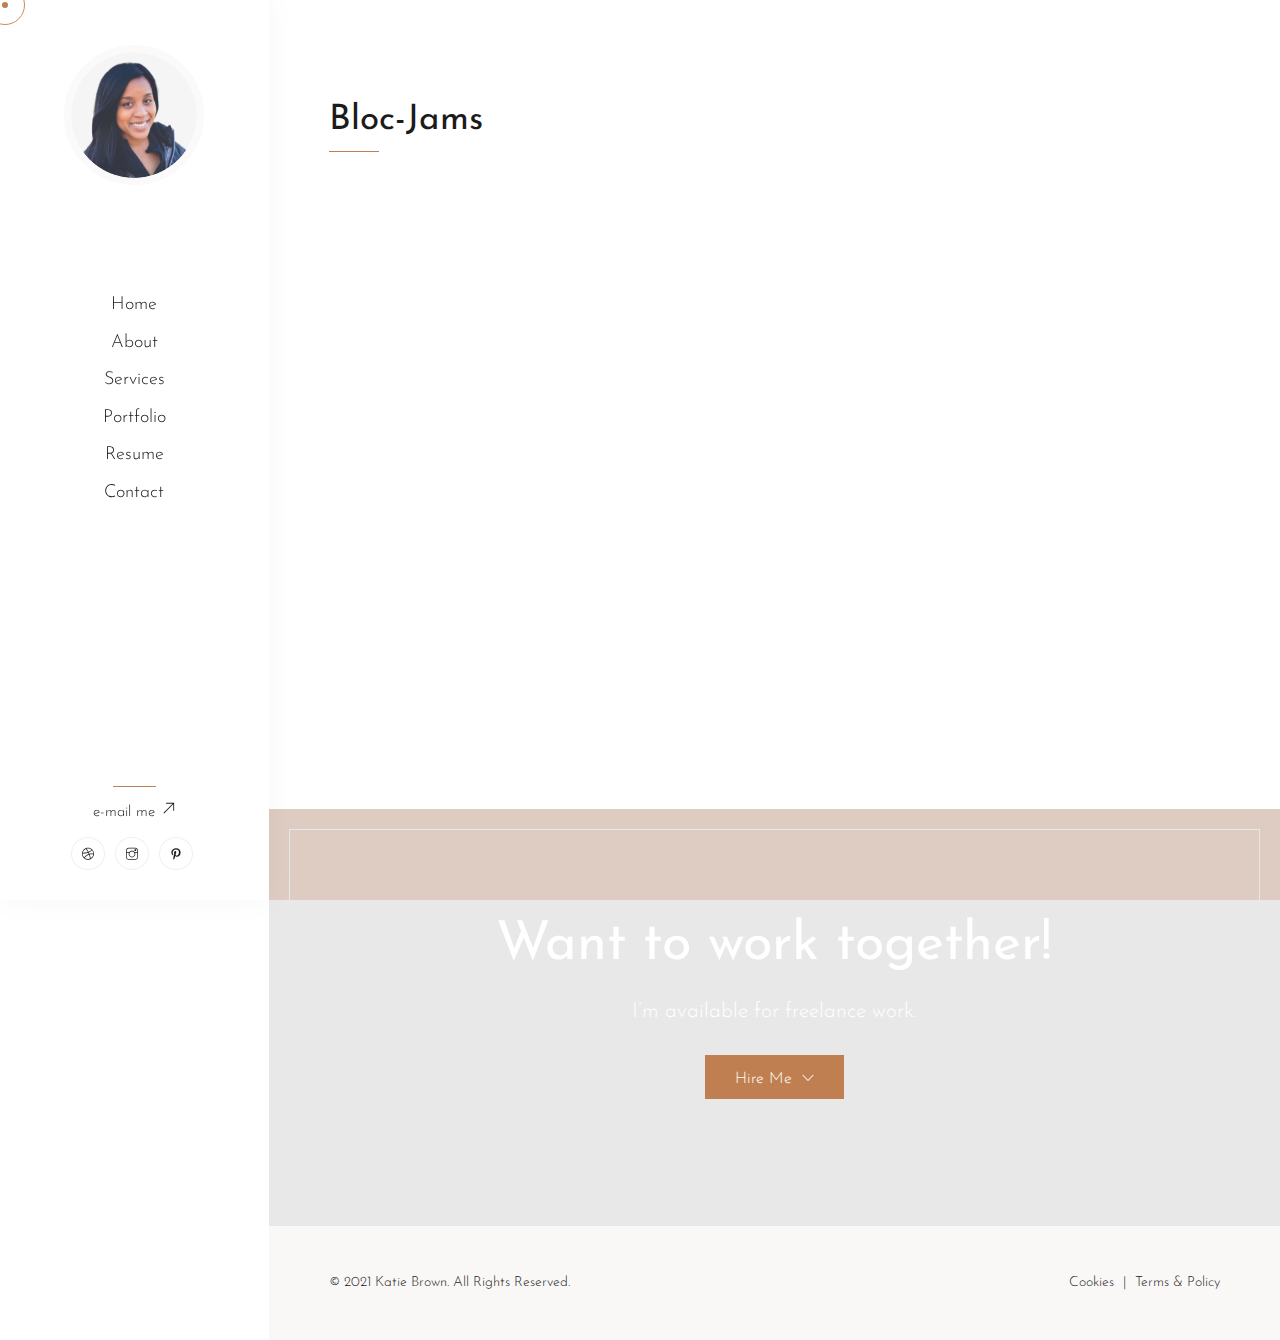
<file: project-page6.html>
<!DOCTYPE HTML>
<html lang="en">
<head>
    <meta charset="utf-8">
    <meta http-equiv="X-UA-Compatible" content="IE=edge">
    <title>K. Brown Portfolio</title>
    <meta name="viewport" content="width=device-width, initial-scale=1">
    <link rel="icon" type="image/png" href="images/favicon.png" />
    <link rel="stylesheet" href="css/animate.css">
    <link rel="stylesheet" href="css/et-lineicons.css">
    <link rel="stylesheet" href="css/themify-icons.css">
    <link rel="stylesheet" href="css/bootstrap.css">
    <link rel="stylesheet" href="css/magnific-popup.css">
    <link rel="stylesheet" href="css/owl.carousel.min.css">
    <link rel="stylesheet" href="css/owl.theme.default.min.css">
    <link rel="stylesheet" href="css/flexslider.css">
    <link rel="stylesheet" href="css/style.css">
    <!-- FOR IE9 below -->
    <!--[if lt IE 9]>
        <script src="js/respond.min.js"></script>
    <![endif]-->
</head>
<body data-spy="scroll" data-target=".navbar" data-offset="50">
    <!-- Start progress-wrapp scroll-button -->
    <div class="progress-wrap">
        <svg class="progress-circle svg-content" width="100%" height="100%" viewBox="-1 -1 102 102">
            <path d="M50,1 a49,49 0 0,1 0,98 a49,49 0 0,1 0,-98" /> </svg>
    </div>
    <!-- Mouse cursor -->
    <div class="mouse-cursor cursor-outer"></div>
    <div class="mouse-cursor cursor-inner"></div>
    <!-- Main -->
    <div class="gorman-page"> <a href="#0" class="js-gorman-nav-toggle gorman-nav-toggle"><i></i></a>
        <!-- Sidebar -->
        <aside class="gorman-aside">
            <!-- Logo -->
            <div class="gorman-logo">
                <div class="desc">
                    <div class="image-wrap">
                        <a href="index.html"><img src="images/smallme.png" alt=""></a>
                    </div>
                    <div class="title animate-box" data-animate-effect="fadeInUp">
                        <a href="index.html">K. Brown</a>
                    </div>
                </div>

            </div>
            <!-- Menu -->
            <nav class="gorman-main-menu">
                <ul>
                    <li><a href="index.html#home">Home</a></li>
                    <li><a href="index.html#about">About</a></li>
                    <li><a href="index.html#services">Services</a></li>
                    <li><a href="index.html#portfolio">Portfolio</a></li>
                    <li><a href="resume/index.html">Resume</a></li>
                    <li><a href="index.html#contact">Contact</a></li>
                </ul>
            </nav>
            <!-- Sidebar Footer -->
            <div class="gorman-footer">
                <div class="separator"></div>
                <p><a href="mailto:katie@katiedesigns.io">e-mail me <i class="ti-arrow-top-right"></i></a></p>
                <div class="social">
                  <a href="https://dribbble.com/k_mills"><i class="ti-dribbble"></i></a>
                  <a href="https://www.instagram.com/kmills_"><i class="ti-instagram"></i></a>
                  <a href="https://www.pinterest.com/knm0727/"><i class="ti-pinterest"></i></a>
                </div>
            </div>
        </aside>
        <!-- Main -->
        <div class="gorman-main">
            <!-- Project Page -->
            <div class="blog-home section-padding">
                <div class="container-fluid">
                    <div class="row">
                        <div class="col-md-12 text-left">
                            <h2 class="heading-title">Bloc-Jams</h2>
                            <hr class="line line-hr-primary">
                        </div>
                    </div>
                    <div class="row">
                        <div class="col-md-8">
                            <div class="item animate-box" data-animate-effect="fadeInUp">
                                <div class="post-img mb-30">
                                    <div class="img"><img src="images/Bloc-Jamslaptop.png" alt=""></div>
                                </div>



                            </div>
                        </div>
                        <div class="col-md-4">
                            <div class="cont animate-box" data-animate-effect="fadeInUp">
                                    <h3>Active Intent</h3>
                                    <p>Active Intent is a company that can turn any website into a voice website, it lets your users navigate your website using voice. Voice click on links, read content aloud. Use Active Intent Markup to code your sites and connect your website to SoundBrowser - the premiere voice browser on the voice assistants. I designed Active Intent in Sketch.</p>
                                    <p><b>Project Name:</b> Active Intent<br>
                                    <b>The Challenge:</b> Design a landing page for a new voice technology website.<br>
                                    <b>My Role:</b> Brand, Design, create custom icons and handoff assets to developers.<br>
                                    <b>Prototype:</b> Check out the prototype <a href="bloc-jams/index.html"><u>here</u></a>.<br>

                                </div>
                        </div>
                    </div>
                </div>
            </div>
            <!-- Call Action Section -->
            <div class="call-action section-padding bg-img bg-fixed" data-overlay-dark="1" data-background="images/1920x1280.jpg">
                <div class="container">
                    <div class="row">
                        <div class="col-md-12 mb-5">
                            <div class="text-center">
                                <h2>Want to work together!</h2>
                                <h5>I’m available for freelance work.</h5>
                                <div class="btn-3"><a href="index.html#contact"><span>Hire Me&nbsp;&nbsp;<small><i class="ti-angle-down"></i></small></span></a></div>
                            </div>
                        </div>
                    </div>
                </div>
            </div>
            <!-- Footer -->
            <div class="footer2">
                <div class="container-fluid">
                    <div class="sub-footer">
                        <div class="row">
                            <div class="col-md-4">
                                <p>&copy; 2021 Katie Brown. All Rights Reserved.</p>
                            </div>
                            <div class="col-md-8">
                                <div class="lr-right">
                                    <p> <a data-toggle="modal" data-target="#cookies" href="#0">Cookies</a> <span>|</span> <a data-toggle="modal" data-target="#terms-policy" href="#0">Terms & Policy</a> </p>
                                </div>
                            </div>
                        </div>
                    </div>
                </div>
            </div>
        </div>
    </div>
    <!-- Cookies -->
    <div id="cookies" class="modal fade" role="dialog" aria-hidden="true">
        <div class="modal-dialog modal-lg modal-dialog-centered" role="document">
            <div class="modal-content">
                <div class="modal-header">
                    <h5 class="modal-title">Cookies</h5>
                    <button type="button" class="close" data-dismiss="modal" aria-label="Close"> <span aria-hidden="true">&times;</span> </button>
                </div>
                <div class="modal-body p-4">
                    <p>Everyone should feel welcome and feel free to be themselves. This is at the very core of our values. To make the website user experience as easy and personal as possible, we make use of cookies.</p>
                    <br>
                    <div class="btn-2"><a href="index.html"><span><small><i class="ti-check"></i></small>&nbsp;&nbsp; I Agree</span></a></div>
                    <br> </div>
            </div>
        </div>
    </div>
    <!-- Terms & Policy -->
    <div id="terms-policy" class="modal fade" role="dialog" aria-hidden="true">
        <div class="modal-dialog modal-lg modal-dialog-centered" role="document">
            <div class="modal-content">
                <div class="modal-header">
                    <h5 class="modal-title">Terms & Policy</h5>
                    <button type="button" class="close" data-dismiss="modal" aria-label="Close"> <span aria-hidden="true">&times;</span> </button>
                </div>
                <div class="modal-body p-4">
                    <p>Terms and Policy</p>
                    <p>Everyone should feel welcome and feel free to be themselves. This is at the very core of our values. To make the website user experience as easy and personal as possible, we make use of cookies.</p>
                </div>
            </div>
        </div>
    </div>
    <!-- JavaScript -->
    <script src="js/jquery.min.js"></script>
    <script src="js/modernizr-2.6.2.min.js"></script>
    <script src="js/jquery.easing.1.3.js"></script>
    <script src="js/bootstrap.min.js"></script>
    <script src="js/jquery.waypoints.min.js"></script>
    <script src="js/jquery.flexslider-min.js"></script>
    <script src="js/sticky-kit.min.js"></script>
    <script src="js/isotope.js"></script>
    <script src="js/jquery.magnific-popup.min.js"></script>
    <script src="js/owl.carousel.min.js"></script>
    <script src="js/custom.js"></script>
</body>
</html>
</file>
<file: css/themify-icons.css>
@font-face {
	font-family: 'themify';
	src:url('../fonts/themify.eot');
	src:url('../fonts/themify.eot?#iefix') format('embedded-opentype'),
		url('../fonts/themify.woff') format('woff'),
		url('../fonts/themify.ttf') format('truetype'),
		url('../fonts/themify.svg') format('svg');
	font-weight: normal;
	font-style: normal;
}

[class^="ti-"], [class*=" ti-"] {
	font-family: 'themify';
	speak: none;
	font-style: normal;
	font-weight: normal;
	font-variant: normal;
	text-transform: none;
	line-height: 1;

	/* Better Font Rendering =========== */
	-webkit-font-smoothing: antialiased;
	-moz-osx-font-smoothing: grayscale;
}

.ti-wand:before {
	content: "\e600";
}
.ti-volume:before {
	content: "\e601";
}
.ti-user:before {
	content: "\e602";
}
.ti-unlock:before {
	content: "\e603";
}
.ti-unlink:before {
	content: "\e604";
}
.ti-trash:before {
	content: "\e605";
}
.ti-thought:before {
	content: "\e606";
}
.ti-target:before {
	content: "\e607";
}
.ti-tag:before {
	content: "\e608";
}
.ti-tablet:before {
	content: "\e609";
}
.ti-star:before {
	content: "\e60a";
}
.ti-spray:before {
	content: "\e60b";
}
.ti-signal:before {
	content: "\e60c";
}
.ti-shopping-cart:before {
	content: "\e60d";
}
.ti-shopping-cart-full:before {
	content: "\e60e";
}
.ti-settings:before {
	content: "\e60f";
}
.ti-search:before {
	content: "\e610";
}
.ti-zoom-in:before {
	content: "\e611";
}
.ti-zoom-out:before {
	content: "\e612";
}
.ti-cut:before {
	content: "\e613";
}
.ti-ruler:before {
	content: "\e614";
}
.ti-ruler-pencil:before {
	content: "\e615";
}
.ti-ruler-alt:before {
	content: "\e616";
}
.ti-bookmark:before {
	content: "\e617";
}
.ti-bookmark-alt:before {
	content: "\e618";
}
.ti-reload:before {
	content: "\e619";
}
.ti-plus:before {
	content: "\e61a";
}
.ti-pin:before {
	content: "\e61b";
}
.ti-pencil:before {
	content: "\e61c";
}
.ti-pencil-alt:before {
	content: "\e61d";
}
.ti-paint-roller:before {
	content: "\e61e";
}
.ti-paint-bucket:before {
	content: "\e61f";
}
.ti-na:before {
	content: "\e620";
}
.ti-mobile:before {
	content: "\e621";
}
.ti-minus:before {
	content: "\e622";
}
.ti-medall:before {
	content: "\e623";
}
.ti-medall-alt:before {
	content: "\e624";
}
.ti-marker:before {
	content: "\e625";
}
.ti-marker-alt:before {
	content: "\e626";
}
.ti-arrow-up:before {
	content: "\e627";
}
.ti-arrow-right:before {
	content: "\e628";
}
.ti-arrow-left:before {
	content: "\e629";
}
.ti-arrow-down:before {
	content: "\e62a";
}
.ti-lock:before {
	content: "\e62b";
}
.ti-location-arrow:before {
	content: "\e62c";
}
.ti-link:before {
	content: "\e62d";
}
.ti-layout:before {
	content: "\e62e";
}
.ti-layers:before {
	content: "\e62f";
}
.ti-layers-alt:before {
	content: "\e630";
}
.ti-key:before {
	content: "\e631";
}
.ti-import:before {
	content: "\e632";
}
.ti-image:before {
	content: "\e633";
}
.ti-heart:before {
	content: "\e634";
}
.ti-heart-broken:before {
	content: "\e635";
}
.ti-hand-stop:before {
	content: "\e636";
}
.ti-hand-open:before {
	content: "\e637";
}
.ti-hand-drag:before {
	content: "\e638";
}
.ti-folder:before {
	content: "\e639";
}
.ti-flag:before {
	content: "\e63a";
}
.ti-flag-alt:before {
	content: "\e63b";
}
.ti-flag-alt-2:before {
	content: "\e63c";
}
.ti-eye:before {
	content: "\e63d";
}
.ti-export:before {
	content: "\e63e";
}
.ti-exchange-vertical:before {
	content: "\e63f";
}
.ti-desktop:before {
	content: "\e640";
}
.ti-cup:before {
	content: "\e641";
}
.ti-crown:before {
	content: "\e642";
}
.ti-comments:before {
	content: "\e643";
}
.ti-comment:before {
	content: "\e644";
}
.ti-comment-alt:before {
	content: "\e645";
}
.ti-close:before {
	content: "\e646";
}
.ti-clip:before {
	content: "\e647";
}
.ti-angle-up:before {
	content: "\e648";
}
.ti-angle-right:before {
	content: "\e649";
}
.ti-angle-left:before {
	content: "\e64a";
}
.ti-angle-down:before {
	content: "\e64b";
}
.ti-check:before {
	content: "\e64c";
}
.ti-check-box:before {
	content: "\e64d";
}
.ti-camera:before {
	content: "\e64e";
}
.ti-announcement:before {
	content: "\e64f";
}
.ti-brush:before {
	content: "\e650";
}
.ti-briefcase:before {
	content: "\e651";
}
.ti-bolt:before {
	content: "\e652";
}
.ti-bolt-alt:before {
	content: "\e653";
}
.ti-blackboard:before {
	content: "\e654";
}
.ti-bag:before {
	content: "\e655";
}
.ti-move:before {
	content: "\e656";
}
.ti-arrows-vertical:before {
	content: "\e657";
}
.ti-arrows-horizontal:before {
	content: "\e658";
}
.ti-fullscreen:before {
	content: "\e659";
}
.ti-arrow-top-right:before {
	content: "\e65a";
}
.ti-arrow-top-left:before {
	content: "\e65b";
}
.ti-arrow-circle-up:before {
	content: "\e65c";
}
.ti-arrow-circle-right:before {
	content: "\e65d";
}
.ti-arrow-circle-left:before {
	content: "\e65e";
}
.ti-arrow-circle-down:before {
	content: "\e65f";
}
.ti-angle-double-up:before {
	content: "\e660";
}
.ti-angle-double-right:before {
	content: "\e661";
}
.ti-angle-double-left:before {
	content: "\e662";
}
.ti-angle-double-down:before {
	content: "\e663";
}
.ti-zip:before {
	content: "\e664";
}
.ti-world:before {
	content: "\e665";
}
.ti-wheelchair:before {
	content: "\e666";
}
.ti-view-list:before {
	content: "\e667";
}
.ti-view-list-alt:before {
	content: "\e668";
}
.ti-view-grid:before {
	content: "\e669";
}
.ti-uppercase:before {
	content: "\e66a";
}
.ti-upload:before {
	content: "\e66b";
}
.ti-underline:before {
	content: "\e66c";
}
.ti-truck:before {
	content: "\e66d";
}
.ti-timer:before {
	content: "\e66e";
}
.ti-ticket:before {
	content: "\e66f";
}
.ti-thumb-up:before {
	content: "\e670";
}
.ti-thumb-down:before {
	content: "\e671";
}
.ti-text:before {
	content: "\e672";
}
.ti-stats-up:before {
	content: "\e673";
}
.ti-stats-down:before {
	content: "\e674";
}
.ti-split-v:before {
	content: "\e675";
}
.ti-split-h:before {
	content: "\e676";
}
.ti-smallcap:before {
	content: "\e677";
}
.ti-shine:before {
	content: "\e678";
}
.ti-shift-right:before {
	content: "\e679";
}
.ti-shift-left:before {
	content: "\e67a";
}
.ti-shield:before {
	content: "\e67b";
}
.ti-notepad:before {
	content: "\e67c";
}
.ti-server:before {
	content: "\e67d";
}
.ti-quote-right:before {
	content: "\e67e";
}
.ti-quote-left:before {
	content: "\e67f";
}
.ti-pulse:before {
	content: "\e680";
}
.ti-printer:before {
	content: "\e681";
}
.ti-power-off:before {
	content: "\e682";
}
.ti-plug:before {
	content: "\e683";
}
.ti-pie-chart:before {
	content: "\e684";
}
.ti-paragraph:before {
	content: "\e685";
}
.ti-panel:before {
	content: "\e686";
}
.ti-package:before {
	content: "\e687";
}
.ti-music:before {
	content: "\e688";
}
.ti-music-alt:before {
	content: "\e689";
}
.ti-mouse:before {
	content: "\e68a";
}
.ti-mouse-alt:before {
	content: "\e68b";
}
.ti-money:before {
	content: "\e68c";
}
.ti-microphone:before {
	content: "\e68d";
}
.ti-menu:before {
	content: "\e68e";
}
.ti-menu-alt:before {
	content: "\e68f";
}
.ti-map:before {
	content: "\e690";
}
.ti-map-alt:before {
	content: "\e691";
}
.ti-loop:before {
	content: "\e692";
}
.ti-location-pin:before {
	content: "\e693";
}
.ti-list:before {
	content: "\e694";
}
.ti-light-bulb:before {
	content: "\e695";
}
.ti-Italic:before {
	content: "\e696";
}
.ti-info:before {
	content: "\e697";
}
.ti-infinite:before {
	content: "\e698";
}
.ti-id-badge:before {
	content: "\e699";
}
.ti-hummer:before {
	content: "\e69a";
}
.ti-home:before {
	content: "\e69b";
}
.ti-help:before {
	content: "\e69c";
}
.ti-headphone:before {
	content: "\e69d";
}
.ti-harddrives:before {
	content: "\e69e";
}
.ti-harddrive:before {
	content: "\e69f";
}
.ti-gift:before {
	content: "\e6a0";
}
.ti-game:before {
	content: "\e6a1";
}
.ti-filter:before {
	content: "\e6a2";
}
.ti-files:before {
	content: "\e6a3";
}
.ti-file:before {
	content: "\e6a4";
}
.ti-eraser:before {
	content: "\e6a5";
}
.ti-envelope:before {
	content: "\e6a6";
}
.ti-download:before {
	content: "\e6a7";
}
.ti-direction:before {
	content: "\e6a8";
}
.ti-direction-alt:before {
	content: "\e6a9";
}
.ti-dashboard:before {
	content: "\e6aa";
}
.ti-control-stop:before {
	content: "\e6ab";
}
.ti-control-shuffle:before {
	content: "\e6ac";
}
.ti-control-play:before {
	content: "\e6ad";
}
.ti-control-pause:before {
	content: "\e6ae";
}
.ti-control-forward:before {
	content: "\e6af";
}
.ti-control-backward:before {
	content: "\e6b0";
}
.ti-cloud:before {
	content: "\e6b1";
}
.ti-cloud-up:before {
	content: "\e6b2";
}
.ti-cloud-down:before {
	content: "\e6b3";
}
.ti-clipboard:before {
	content: "\e6b4";
}
.ti-car:before {
	content: "\e6b5";
}
.ti-calendar:before {
	content: "\e6b6";
}
.ti-book:before {
	content: "\e6b7";
}
.ti-bell:before {
	content: "\e6b8";
}
.ti-basketball:before {
	content: "\e6b9";
}
.ti-bar-chart:before {
	content: "\e6ba";
}
.ti-bar-chart-alt:before {
	content: "\e6bb";
}
.ti-back-right:before {
	content: "\e6bc";
}
.ti-back-left:before {
	content: "\e6bd";
}
.ti-arrows-corner:before {
	content: "\e6be";
}
.ti-archive:before {
	content: "\e6bf";
}
.ti-anchor:before {
	content: "\e6c0";
}
.ti-align-right:before {
	content: "\e6c1";
}
.ti-align-left:before {
	content: "\e6c2";
}
.ti-align-justify:before {
	content: "\e6c3";
}
.ti-align-center:before {
	content: "\e6c4";
}
.ti-alert:before {
	content: "\e6c5";
}
.ti-alarm-clock:before {
	content: "\e6c6";
}
.ti-agenda:before {
	content: "\e6c7";
}
.ti-write:before {
	content: "\e6c8";
}
.ti-window:before {
	content: "\e6c9";
}
.ti-widgetized:before {
	content: "\e6ca";
}
.ti-widget:before {
	content: "\e6cb";
}
.ti-widget-alt:before {
	content: "\e6cc";
}
.ti-wallet:before {
	content: "\e6cd";
}
.ti-video-clapper:before {
	content: "\e6ce";
}
.ti-video-camera:before {
	content: "\e6cf";
}
.ti-vector:before {
	content: "\e6d0";
}
.ti-themify-logo:before {
	content: "\e6d1";
}
.ti-themify-favicon:before {
	content: "\e6d2";
}
.ti-themify-favicon-alt:before {
	content: "\e6d3";
}
.ti-support:before {
	content: "\e6d4";
}
.ti-stamp:before {
	content: "\e6d5";
}
.ti-split-v-alt:before {
	content: "\e6d6";
}
.ti-slice:before {
	content: "\e6d7";
}
.ti-shortcode:before {
	content: "\e6d8";
}
.ti-shift-right-alt:before {
	content: "\e6d9";
}
.ti-shift-left-alt:before {
	content: "\e6da";
}
.ti-ruler-alt-2:before {
	content: "\e6db";
}
.ti-receipt:before {
	content: "\e6dc";
}
.ti-pin2:before {
	content: "\e6dd";
}
.ti-pin-alt:before {
	content: "\e6de";
}
.ti-pencil-alt2:before {
	content: "\e6df";
}
.ti-palette:before {
	content: "\e6e0";
}
.ti-more:before {
	content: "\e6e1";
}
.ti-more-alt:before {
	content: "\e6e2";
}
.ti-microphone-alt:before {
	content: "\e6e3";
}
.ti-magnet:before {
	content: "\e6e4";
}
.ti-line-double:before {
	content: "\e6e5";
}
.ti-line-dotted:before {
	content: "\e6e6";
}
.ti-line-dashed:before {
	content: "\e6e7";
}
.ti-layout-width-full:before {
	content: "\e6e8";
}
.ti-layout-width-default:before {
	content: "\e6e9";
}
.ti-layout-width-default-alt:before {
	content: "\e6ea";
}
.ti-layout-tab:before {
	content: "\e6eb";
}
.ti-layout-tab-window:before {
	content: "\e6ec";
}
.ti-layout-tab-v:before {
	content: "\e6ed";
}
.ti-layout-tab-min:before {
	content: "\e6ee";
}
.ti-layout-slider:before {
	content: "\e6ef";
}
.ti-layout-slider-alt:before {
	content: "\e6f0";
}
.ti-layout-sidebar-right:before {
	content: "\e6f1";
}
.ti-layout-sidebar-none:before {
	content: "\e6f2";
}
.ti-layout-sidebar-left:before {
	content: "\e6f3";
}
.ti-layout-placeholder:before {
	content: "\e6f4";
}
.ti-layout-menu:before {
	content: "\e6f5";
}
.ti-layout-menu-v:before {
	content: "\e6f6";
}
.ti-layout-menu-separated:before {
	content: "\e6f7";
}
.ti-layout-menu-full:before {
	content: "\e6f8";
}
.ti-layout-media-right-alt:before {
	content: "\e6f9";
}
.ti-layout-media-right:before {
	content: "\e6fa";
}
.ti-layout-media-overlay:before {
	content: "\e6fb";
}
.ti-layout-media-overlay-alt:before {
	content: "\e6fc";
}
.ti-layout-media-overlay-alt-2:before {
	content: "\e6fd";
}
.ti-layout-media-left-alt:before {
	content: "\e6fe";
}
.ti-layout-media-left:before {
	content: "\e6ff";
}
.ti-layout-media-center-alt:before {
	content: "\e700";
}
.ti-layout-media-center:before {
	content: "\e701";
}
.ti-layout-list-thumb:before {
	content: "\e702";
}
.ti-layout-list-thumb-alt:before {
	content: "\e703";
}
.ti-layout-list-post:before {
	content: "\e704";
}
.ti-layout-list-large-image:before {
	content: "\e705";
}
.ti-layout-line-solid:before {
	content: "\e706";
}
.ti-layout-grid4:before {
	content: "\e707";
}
.ti-layout-grid3:before {
	content: "\e708";
}
.ti-layout-grid2:before {
	content: "\e709";
}
.ti-layout-grid2-thumb:before {
	content: "\e70a";
}
.ti-layout-cta-right:before {
	content: "\e70b";
}
.ti-layout-cta-left:before {
	content: "\e70c";
}
.ti-layout-cta-center:before {
	content: "\e70d";
}
.ti-layout-cta-btn-right:before {
	content: "\e70e";
}
.ti-layout-cta-btn-left:before {
	content: "\e70f";
}
.ti-layout-column4:before {
	content: "\e710";
}
.ti-layout-column3:before {
	content: "\e711";
}
.ti-layout-column2:before {
	content: "\e712";
}
.ti-layout-accordion-separated:before {
	content: "\e713";
}
.ti-layout-accordion-merged:before {
	content: "\e714";
}
.ti-layout-accordion-list:before {
	content: "\e715";
}
.ti-ink-pen:before {
	content: "\e716";
}
.ti-info-alt:before {
	content: "\e717";
}
.ti-help-alt:before {
	content: "\e718";
}
.ti-headphone-alt:before {
	content: "\e719";
}
.ti-hand-point-up:before {
	content: "\e71a";
}
.ti-hand-point-right:before {
	content: "\e71b";
}
.ti-hand-point-left:before {
	content: "\e71c";
}
.ti-hand-point-down:before {
	content: "\e71d";
}
.ti-gallery:before {
	content: "\e71e";
}
.ti-face-smile:before {
	content: "\e71f";
}
.ti-face-sad:before {
	content: "\e720";
}
.ti-credit-card:before {
	content: "\e721";
}
.ti-control-skip-forward:before {
	content: "\e722";
}
.ti-control-skip-backward:before {
	content: "\e723";
}
.ti-control-record:before {
	content: "\e724";
}
.ti-control-eject:before {
	content: "\e725";
}
.ti-comments-smiley:before {
	content: "\e726";
}
.ti-brush-alt:before {
	content: "\e727";
}
.ti-youtube:before {
	content: "\e728";
}
.ti-vimeo:before {
	content: "\e729";
}
.ti-twitter:before {
	content: "\e72a";
}
.ti-time:before {
	content: "\e72b";
}
.ti-tumblr:before {
	content: "\e72c";
}
.ti-skype:before {
	content: "\e72d";
}
.ti-share:before {
	content: "\e72e";
}
.ti-share-alt:before {
	content: "\e72f";
}
.ti-rocket:before {
	content: "\e730";
}
.ti-pinterest:before {
	content: "\e731";
}
.ti-new-window:before {
	content: "\e732";
}
.ti-microsoft:before {
	content: "\e733";
}
.ti-list-ol:before {
	content: "\e734";
}
.ti-linkedin:before {
	content: "\e735";
}
.ti-layout-sidebar-2:before {
	content: "\e736";
}
.ti-layout-grid4-alt:before {
	content: "\e737";
}
.ti-layout-grid3-alt:before {
	content: "\e738";
}
.ti-layout-grid2-alt:before {
	content: "\e739";
}
.ti-layout-column4-alt:before {
	content: "\e73a";
}
.ti-layout-column3-alt:before {
	content: "\e73b";
}
.ti-layout-column2-alt:before {
	content: "\e73c";
}
.ti-instagram:before {
	content: "\e73d";
}
.ti-google:before {
	content: "\e73e";
}
.ti-github:before {
	content: "\e73f";
}
.ti-flickr:before {
	content: "\e740";
}
.ti-facebook:before {
	content: "\e741";
}
.ti-dropbox:before {
	content: "\e742";
}
.ti-dribbble:before {
	content: "\e743";
}
.ti-apple:before {
	content: "\e744";
}
.ti-android:before {
	content: "\e745";
}
.ti-save:before {
	content: "\e746";
}
.ti-save-alt:before {
	content: "\e747";
}
.ti-yahoo:before {
	content: "\e748";
}
.ti-wordpress:before {
	content: "\e749";
}
.ti-vimeo-alt:before {
	content: "\e74a";
}
.ti-twitter-alt:before {
	content: "\e74b";
}
.ti-tumblr-alt:before {
	content: "\e74c";
}
.ti-trello:before {
	content: "\e74d";
}
.ti-stack-overflow:before {
	content: "\e74e";
}
.ti-soundcloud:before {
	content: "\e74f";
}
.ti-sharethis:before {
	content: "\e750";
}
.ti-sharethis-alt:before {
	content: "\e751";
}
.ti-reddit:before {
	content: "\e752";
}
.ti-pinterest-alt:before {
	content: "\e753";
}
.ti-microsoft-alt:before {
	content: "\e754";
}
.ti-linux:before {
	content: "\e755";
}
.ti-jsfiddle:before {
	content: "\e756";
}
.ti-joomla:before {
	content: "\e757";
}
.ti-html5:before {
	content: "\e758";
}
.ti-flickr-alt:before {
	content: "\e759";
}
.ti-email:before {
	content: "\e75a";
}
.ti-drupal:before {
	content: "\e75b";
}
.ti-dropbox-alt:before {
	content: "\e75c";
}
.ti-css3:before {
	content: "\e75d";
}
.ti-rss:before {
	content: "\e75e";
}
.ti-rss-alt:before {
	content: "\e75f";
}
</file>
<file: css/style.css>
/* ----------------------------------------------------------------
[Table of contents]
01. Google Fonts
02. Default style
03. Scrollbar
04. Selection
05. Section style
06. Owl theme style
07. Sidebar style
08. Main content style
09. Slider style
10. About style
11. Services style
12. Portfolio style
13. Testimonials style
14. Call-action style
15. Blog style
16. Navigation style
17. Animated Headline
18. Progress-wrap style
19. Footer styles
20. Contact styles
21. Section styles
22. Animated Headline
23. Button style
24. Footer style
25. Overlay Effect Bg image
26. Cursor Style
------------------------------------------------------------------- */

/* ======= Google Fonts ======= */

@import url('https://fonts.googleapis.com/css2?family=Josefin+Sans:ital,wght@0,300;0,400;0,500;0,600;0,700;1,300;1,400;1,500;1,600;1,700&display=swap');
/* Custom Font: TuesdayNight open in css/fonts */
@font-face {
    font-family: 'TuesdayNight';
    src: url('fonts/TuesdayNight-Regular.eot');
    src: url('fonts/TuesdayNight-Regular.eot?#iefix') format('embedded-opentype'), url('fonts/TuesdayNight-Regular.woff') format('woff'), url('fonts/TuesdayNight-Regular.ttf') format('truetype'), url('fonts/TuesdayNight-Regular.svg#allerregular') format('svg');
    font-weight: normal;
    font-style: normal;
}


/* ======= Default Style ======= */
body {
    font-family: 'Josefin Sans', sans-serif;
    font-size: 16px;
    line-height: 1.75em;
    font-weight: 300;
    color: #1b1b1b;
}
/*** typography ***/
/* headings */
h1,
h2,
h3,
h4,
h5,
h6 {
    color: #1b1b1b;
    font-family: 'Josefin Sans', sans-serif;
    font-weight: 400;
    line-height: 1.75em;
    margin: 0 0 10px 0;
}
/* paragraph */
p {
    font-family: 'Josefin Sans', sans-serif;
    font-size: 16px;
    line-height: 1.75em;
    font-weight: 300;
    color: #1b1b1b;
    margin: 0 0 15px;
}
/* lists */
ul {
    list-style-type: none;
}
/* links */
a {
    color: #1b1b1b;
    -webkit-transition: 0.5s;
    -o-transition: 0.5s;
    transition: 0.5s;
}
a:hover,
a:active,
a:focus {
    color: #1b1b1b;
    outline: none;
    text-decoration: none !important;
}
a:link {
    text-decoration: none;
}
a:focus {
    outline: none;
}
img {
    width: 100%;
    height: auto;
}
.small,
small {
    font-size: 80%;
    font-weight: 300;
}
b,
strong {
    color: #1b1b1b;
    font-weight: 400;
}
.mb-30 {
    margin-bottom: 30px
}
.clear {
    clear: both
}
.bg-gray {
    background: #faf7f7;
}
.bg-white {
    background: #fff;
}
.bg-fixed {
    background-attachment: fixed;
}
.bg-img {
    background-size: cover;
    background-repeat: no-repeat;
}
.valign {
    display: -webkit-box;
    display: -ms-flexbox;
    display: flex;
    -webkit-box-align: center;
    -ms-flex-align: center;
    align-items: center;
}
.modal-title {
        font-family: 'Josefin Sans', sans-serif;
    font-size: 24px;
    margin-bottom: 0;
    line-height: 1.5;
    font-weight: 300;
}
@media screen and (max-width: 768px) {
    .container-fluid {
    padding-right: 30px;
    padding-left: 30px;
    }
}
table,
th,
tr,
td {
    border: 1px solid #1b1b1b;
}
th,
tr,
td {
    padding: 10px;
}
/* form element */
button,
input,
optgroup,
select,
textarea {
    font-family: 'Josefin Sans', sans-serif;
}
input[type="password"]:focus,
input[type="email"]:focus,
input[type="text"]:focus,
input[type="file"]:focus,
input[type="radio"]:focus,
input[type="checkbox"]:focus,
textarea:focus {
    outline: none;
}
input[type="password"],
input[type="email"],
input[type="text"],
input[type="file"],
textarea {
    max-width: 100%;
    margin-bottom: 15px;
    border-color: #ececec;
    padding: 18px 0px 10px;
    height: auto;
    background-color: transparent;
    -webkit-box-shadow: none;
    box-shadow: none;
    border-width: 0 0 1px;
    border-style: solid;
    display: block;
    width: 100%;
    font-size: 16px;
    line-height: 1.75em;
    font-weight: 300;
    color: #1b1b1b;
    background-image: none;
    border-bottom: 1px solid #ececec;
    border-color: ease-in-out .15s, box-shadow ease-in-out .15s;
}
input:focus,
textarea:focus {
    border-bottom-width: 2px;
    border-color: #1b1b1b;
}
input[type="submit"]:hover,
input[type="reset"]:hover,
input[type="button"]:hover,
button:hover {
    background-color: #c07f50;
    color: #fff;
}
input[type="submit"],
input[type="reset"],
input[type="button"],
button { 
    font-family: 'Josefin Sans', sans-serif;
    font-weight: 300;
    font-size: 16px;
    text-shadow: none;
    padding: 10px 30px;
    -webkit-box-shadow: none;
    box-shadow: none;
    line-height: 1.75em;
    font-weight: 300;
    color: #fff;
    -webkit-transition: background-color .15s ease-out;
    transition: background-color .15s ease-out;
    background-color: #c07f50;
    margin: 3px 0;
    border: none;
}
input[type="submit"]:hover,
input[type="reset"]:hover,
input[type="button"]:hover,
button:hover {
    background-color: #1b1b1b;
    color: #fff;
    border: none;
}
input[type="radio"],
input[type="checkbox"] {
    display: inline;
}
select {
    padding: 10px;
    border-radius: 5px;
}
/* Form */
.form-control {
    -webkit-appearance: none;
    -moz-appearance: none;
    appearance: none;
    -webkit-box-shadow: none;
    box-shadow: none;
    background: transparent;
    border: none;
    border-bottom: 1px solid #e5e5e5;
    height: 54px;
    -webkit-border-radius: 0;
    -moz-border-radius: 0;
    -ms-border-radius: 0;
    border-radius: 0;
    padding: 0;
    font-family: 'Josefin Sans', sans-serif;
    font-size: 16px;
    line-height: 1.75em;
    font-weight: 300;
}
.form-control:active,
.form-control:focus {
    outline: none;
    -webkit-box-shadow: none;
    box-shadow: none;
    border-color: #1b1b1b;
    border-bottom: 2px solid #1b1b1b;
}


/* ======= Scrollbar ======= */
::-webkit-scrollbar {
    width: 0px;
}
::-webkit-scrollbar-track {
    background: #fff;
}
::-webkit-scrollbar-thumb {
    background: #1b1b1b;
}
::-webkit-scrollbar-thumb:hover {
    background: #1b1b1b;
}


/* ======= Selection ======= */
::-webkit-selection {
    color: #1b1b1b;
    background: rgba(192, 127, 80, 0.1);
}
::-moz-selection {
    color: #1b1b1b;
    background: rgba(192, 127, 80, 0.1);
}
::selection {
    color: #1b1b1b;
    background: rgba(192, 127, 80, 0.1);
}

/* ======= Section style ======= */
.section-padding {
    padding: 90px 0;
    outline: none;
}
.heading-title {
    color: #1b1b1b;
    font-family: 'Josefin Sans', sans-serif;
    margin-bottom: 0px;
    font-weight: 400;
    font-size: 35px;
}
.heading-title span {
    display: block;
}
.heading-subtitle {
    display: block;
    font-size: 15px;
    color: #c07f50;
    font-weight: 300;
}
.js .animate-box {
    opacity: 0;
}
.container-fluid {
    padding-right: 60px;
    padding-left: 60px;
}
.line-hr-primary {
    width: 50px;
    border-top: 1px solid #c07f50 !important;
    margin: 0 auto 30px 0;
}
@media screen and (max-width: 768px) {
    .container-fluid {
    padding-right: 30px;
    padding-left: 30px;
}
}

/* ======= Owl theme ======= */
.owl-theme .owl-nav.disabled + .owl-dots {
    margin-top: 20px;
    line-height: .7;
}
.owl-theme .owl-dots .owl-dot span {
    width: 5px;
    height: 5px;
    margin: 0 2px;
    border-radius: 50%;
    background: #ccc;
}
.owl-theme .owl-dots .owl-dot.active span,
.owl-theme .owl-dots .owl-dot:hover span {
    background: #1b1b1b;
}
.owl-theme .owl-nav [class*=owl-] {
    background-color: #1b1b1b;
    width: 30px;
    height: 30px;
    line-height: 25px;
    border-radius: 50%;
}
.owl-theme .owl-nav [class*=owl-] {
    color: #FFF;
    font-size: 12px;
    margin: 5px;
    padding: 4px 7px;
    background: #1b1b1b;
    display: inline-block;
    cursor: pointer;
    border-radius: 3px;
}
.owl-theme .owl-nav [class*=owl-] {
    background-color: transparent;
    border: 1px solid rgba(255, 255, 255, 0.6);
    width: 30px;
    height: 30px;
    line-height: 25px;
    border-radius: 50%;
    color: rgba(255, 255, 255, 0.6);
}
.owl-theme .owl-nav [class*=owl-]:hover {
    background-color: transparent;
    border: 1px solid #1b1b1b;
    color: #1b1b1b;
}

/* ======= Sidebar style ======= */
.gorman-page {
    width: 100%;
    overflow: hidden;
    position: relative;
}
.gorman-aside {
    padding: 30px 45px;
    width: 21%;
    position: fixed;
    bottom: 0;
    top: 0;
    left: 0;
    overflow-y: scroll;
    z-index: 1001;
    background: #fff;
    -webkit-transition: 0.5s;
    -o-transition: 0.5s;
    transition: 0.5s;
    -webkit-box-shadow: 0 0 30px rgba(0, 0, 0, 0.04);
    box-shadow: 0 0 30px rgba(0, 0, 0, 0.04);
    scrollbar-width: none;
    
}
/* sidebar logo */
.gorman-aside .gorman-logo {
    text-align: center;
    font-family: TuesdayNight;
    font-weight: normal;
    font-size: 30px;
    line-height: 1em;
    margin-bottom: 90px;
    display: block;
    width: 100%;
    letter-spacing: 1px;
    word-spacing: 10px;
}
.gorman-aside .gorman-logo span {
    text-align: center;
    font-size: 10px;
    text-transform: uppercase;
    color: #1b1b1b;
    font-weight: 300;
    letter-spacing: 5px;
}
.gorman-aside .gorman-logo .desc {
    bottom: 0px;
    left: 0;
    padding: 15px 15px 0 15px;
    background: transparent;
    text-align: center;
}
.gorman-aside .gorman-logo .title {
    margin-top: -30px;
}
.gorman-aside .gorman-logo .title a {
    transform: rotate(-30deg);
}
.gorman-aside .gorman-logo .desc .image-wrap {
    width: 140px;
    height: 140px;
    display: inline-block;
    margin-bottom: 15px;
}
.gorman-aside .gorman-logo .desc .image-wrap img {
    border-radius: 100%;
    border: 7px solid #fbf9f9;
}
.gorman-aside .gorman-logo a {
    display: inline-block;
    text-align: center;
    color: #c07f50;
}
.gorman-aside .gorman-logo a span {
    display: block;
    margin-top: 0px;
    text-align: center;
}
/* sidebar menu */
.gorman-aside .gorman-main-menu {
    margin-bottom: 60px;
}
.gorman-aside .gorman-main-menu ul {
    text-align: center;
    margin: 0;
    padding: 0;
}
.gorman-aside .gorman-main-menu ul li {
    margin: 3px 0 3px 0;
    padding: 0 0 3px 0;
    list-style: none;
    font-size: 18px;
    font-weight: 300;
    line-height: 1.75em;
}
.gorman-aside .gorman-main-menu ul li a {
    color: #1b1b1b;
    text-decoration: none;
    position: relative;
    padding: 0;
    font-family: 'Josefin Sans', sans-serif;
    font-weight: 300;
    -webkit-transition: 0.3s;
    -o-transition: 0.3s;
    transition: 0.3s;
}
.gorman-aside .gorman-main-menu ul li a:hover {
    text-decoration: none;
    color: #c07f50;
}
.gorman-aside .gorman-main-menu ul li.gorman-active a {
    color: #c07f50;
}
.gorman-aside .gorman-main-menu ul li.gorman-active a:after {
    visibility: visible;
    -webkit-transform: scaleX(1);
    -moz-transform: scaleX(1);
    -ms-transform: scaleX(1);
    -o-transform: scaleX(1);
    transform: scaleX(1);
}
/* sidebar footer */
.gorman-aside .gorman-footer {
    position: absolute;
    bottom: 30px;
    right: 0;
    left: 0;
    text-align: center;
    color: #1b1b1b;
}
.gorman-aside .gorman-footer p {
    font-size: 15px;
    color: #1b1b1b;
}
.gorman-aside .gorman-footer span,
.gorman-aside .gorman-footer span a {
    font-family: TuesdayNight;
    text-transform: none;
    font-size: 24px;
    font-weight: 500;
    color: #1b1b1b;
    letter-spacing: 0;
    margin-bottom: 0;
}
.gorman-aside .gorman-footer span a:hover,
.gorman-footer a {
    color: #1b1b1b;
}
.separator {
    width: 16%;
    margin-bottom: 20px;
    text-align: center;
    position: relative;
    display: inline-block;
    vertical-align: middle;
    border-bottom: 1px solid #c07f50;
    margin: 10px 0;
}
@media screen and (max-width: 768px) {
    .gorman-aside .gorman-footer {
        position: relative;
        padding-top: 60px;
    }
}
.gorman-aside .gorman-footer span {
    display: block;
}
/* sidebar social */
.gorman-aside .gorman-footer .social a {
    color:#1b1b1b;
    background: transparent;
    margin: 0 5px 15px 0;
    text-align: center;
    border: 1px solid #f5eded;
    font-size: 12px;
    padding: 12px 10px 7px 10px;
    border-radius: 50%;
}
.gorman-aside .gorman-footer .social a:hover {
    color: #fff;
    background: #c07f50;
    border: 1px solid #c07f50;
}
@media screen and (max-width: 768px) {
    .gorman-aside {
        width: 270px;
        -moz-transform: translateX(-270px);
        -webkit-transform: translateX(-270px);
        -ms-transform: translateX(-270px);
        -o-transform: translateX(-270px);
        transform: translateX(-270px);
        padding-top: 20px;
    }
    .gorman-aside .gorman-logo {
        font-size: 27px;
    }
    .gorman-aside .gorman-main-menu ul {
        margin: 0 0 30px 0;
    }
    .gorman-aside .gorman-footer {
        position: relative;
    }
}
@media screen and (max-width: 1200px) {
    .gorman-aside {
        width: 30%;
    }
}
/* sidebar nav toggle open */
body.offcanvas {
    overflow-x: hidden;
}
body.offcanvas .gorman-aside {
    -moz-transform: translateX(0);
    -webkit-transform: translateX(0);
    -ms-transform: translateX(0);
    -o-transform: translateX(0);
    transform: translateX(0);
    width: 270px;
    z-index: 999;
    position: fixed;
}
body.offcanvas .gorman-main,
body.offcanvas .gorman-nav-toggle {
    top: 0;
    -moz-transform: translateX(270px);
    -webkit-transform: translateX(270px);
    -ms-transform: translateX(270px);
    -o-transform: translateX(270px);
    transform: translateX(270px);
}


/* ======= Main Content style ======= */
.gorman-main {
    width: 79%;
    float: right;
    -webkit-transition: 0.5s;
    -o-transition: 0.5s;
    transition: 0.5s;
}
@media screen and (max-width: 1200px) {
    .gorman-main {
        width: 70%;
    }
}
@media screen and (max-width: 768px) {
    .gorman-main {
        width: 100%;
    }
}


/* ======= Slider style ======= */
.gorman-hero {
    min-height: 550px;
    background: #fff url(../images/loader.gif) no-repeat center center;
    width: 100%;
    float: left;
    margin-bottom: 0;
    clear: both;
}
.gorman-hero .flexslider {
    border: none;
    z-index: 1;
    margin-bottom: 0;
}
.gorman-hero .flexslider .slides {
    position: relative;
    overflow: hidden;
}
.gorman-hero .flexslider .slides li {
    background-repeat: no-repeat;
    background-size: cover;
    background-position: bottom center;
    position: relative;
    min-height: 550px;
}
.gorman-hero .flexslider .flex-control-nav {
    bottom: 20px;
    z-index: 1000;
    right: 20px;
    float: right;
    width: auto;
}
.gorman-hero .flexslider .flex-control-nav li {
    display: block;
    margin-bottom: 6px;
}
.gorman-hero .flexslider .flex-control-nav li a {
    background: #fff;
    -webkit-box-shadow: none;
    box-shadow: none;
    width: 8px;
    height: 8px;
    cursor: pointer;
}
.gorman-hero .flexslider .flex-control-nav li a.flex-active {
    cursor: pointer;
    background: #1b1b1b;
}
.gorman-hero .flexslider .flex-direction-nav {
    display: none;
}
.gorman-hero .flexslider .slider-text {
    display: table;
    opacity: 0;
    min-height: 550px;
    padding: 0;
    z-index: 9;
}
.gorman-hero .flexslider .slider-text > .slider-text-inner {
    display: table-cell;
    vertical-align: middle;
    min-height: 700px;
    padding: 0;
    position: relative;
}
.gorman-hero .flexslider .slider-text > .slider-text-inner .desc {
    position: absolute;
    bottom: 45px;
    left: 0;
    padding: 45px;
    background: #fff;
}
.gorman-hero .flexslider .slider-text > .slider-text-inner .desc .image-wrap {
    width: 200px;
    height: 200px;
    display: inline-block;
    margin-bottom: 0;
}
.gorman-hero .flexslider .slider-text > .slider-text-inner .desc .image-wrap img {
    border-radius: 100%;
    border: 8px solid rgba(0, 0, 0, .1);
}
.gorman-hero .flexslider .slider-text > .slider-text-inner .arrow {
    position: absolute;
    bottom: 5vh;
    width: 96%;
    text-align: left;
    z-index: 8;
}
.gorman-hero .flexslider .slider-text > .slider-text-inner .arrow.bounce {
    -webkit-animation: bounce 2s infinite;
    animation: bounce 2s infinite;
}
.gorman-hero .flexslider .slider-text > .slider-text-inner .arrow i {
    position: relative;
    display: inline-block;
    width: 40px;
    height: 40px;
    line-height: 40px;
    color: #fff;
    font-size: 20px;
}
.gorman-hero .flexslider .slider-text > .slider-text-inner .arrow i:hover:after {
    -webkit-transform: scale(1.2);
    transform: scale(1.2);
    opacity: 0;
    -webkit-transition: all .5s;
    transition: all .5s;
}
.gorman-hero .flexslider .slider-text > .slider-text-inner h6,
.gorman-hero .flexslider .slider-text > .slider-text-inner h6 {
    position: relative;
    top: 0px;
    font-family: TuesdayNight;
    font-size: 25px;
    color: #999;
    margin-bottom: 10px;
    letter-spacing: 1px;
}
.gorman-hero .flexslider .slider-text > .slider-text-inner h2,
.gorman-hero .flexslider .slider-text > .slider-text-inner h2,
.gorman-hero .flexslider .slider-text > .slider-text-inner h2 b,
.gorman-hero .flexslider .slider-text > .slider-text-inner h2 b {
    position: relative;
    font-size: 40px;
    line-height: 1.25em;
    color: #000;
    font-weight: 700;
    margin: 0 0 30px 0;
}
.gorman-hero .flexslider .slider-text > .slider-text-inner p {
    margin-bottom: 30px;
}
/*  slider btn-one  */
.gorman-hero .flexslider .btn-one {
    position: relative;
    padding: 0;
    float: left;
    margin-right: 15px;
}
.gorman-hero .flexslider .btn-one a {
    font-family: 'Josefin Sans', sans-serif;
    background: #c07f50;
    color: #FFF;
    border: 1px solid #c07f50;
    padding: 14px 27px 10px 27px;
    margin: 0;
    font-weight: 300;
    position: relative;
    font-size: 16px;
    line-height: 1em;
}
.gorman-hero .flexslider .btn-one a:hover { 
    background: #fff;
    color: #1b1b1b;
    border: 1px solid #c07f50;
}
.gorman-hero .flexslider .btn-one a:after {
    content: '';
    width: 0;
    height: 100%;
    position: absolute;
    bottom: 0;
    left: 100%;
    z-index: 1;
    background: #fff;
    -webkit-transition: all 0.3s ease;
    transition: all 0.3s ease;
}
.gorman-hero .flexslider .btn-one a span {
    position: relative;
    z-index: 2;
}
.gorman-hero .flexslider .btn-one a span small i {
    font-size: 13px;
}
.gorman-hero .flexslider .btn-one a:hover:after {
    width: 100%;
    left: 0;
    -webkit-transition: width 0.3s ease;
    transition: width 0.3s ease;
}
.gorman-hero .flexslider .btn-one a:hover span {
    color: #1b1b1b;
}

/*  slider btn-two  */
.gorman-hero .flexslider .btn-two {
    position: relative;
    padding: 0;
    float: left;
}
.gorman-hero .flexslider .btn-two a span i {
    font-size: 9px;
}
.gorman-hero .flexslider .btn-two a {
    font-family: 'Josefin Sans', sans-serif;
    background: #fff;
    color: #1b1b1b;
    border: 1px solid #c07f50;
    padding: 14px 27px 10px 27px;
    margin: 0;
    font-weight: 300;
    position: relative;
    font-size: 16px;
    line-height: 1em;
}
.gorman-hero .flexslider .btn-two a:hover { 
    background: #c07f50;
    color: #fff;
    border: 1px solid #c07f50;
}
.gorman-hero .flexslider .btn-two a:after {
    content: '';
    width: 0;
    height: 100%;
    position: absolute;
    bottom: 0;
    left: 100%;
    z-index: 1;
    background: #c07f50;
    -webkit-transition: all 0.3s ease;
    transition: all 0.3s ease;
}
.gorman-hero .flexslider .btn-two a span {
    position: relative;
    z-index: 2;
}
.gorman-hero .flexslider .btn-two a span small i {
    font-size: 10px;
}
.gorman-hero .flexslider .btn-two a:hover:after {
    width: 100%;
    left: 0;
    -webkit-transition: width 0.3s ease;
    transition: width 0.3s ease;
}
.gorman-hero .flexslider .btn-two a:hover span {
    color: #fff;
}


@media screen and (max-width: 768px) {
    .gorman-hero .flexslider .slider-text > .slider-text-inner {
        padding: 0;
    }
    .gorman-hero .flexslider .slider-text > .slider-text-inner .arrow {
        width: 89%;
    }
    .gorman-hero .flexslider .slider-text > .slider-text-inner h6,
    .gorman-hero .flexslider .slider-text > .slider-text-inner h6 {
        font-size: 24px;
    }
    .gorman-hero .flexslider .slider-text > .slider-text-inner h2,
    .gorman-hero .flexslider .slider-text > .slider-text-inner h2 b,
    .gorman-hero .flexslider .slider-text > .slider-text-inner h2 b {
    font-size: 30px;
}
    .gorman-hero .flexslider .slider-text > .slider-text-inner .btn-one {
        width: 100%;
    }
    .gorman-hero .flexslider .slider-text > .slider-text-inner .btn-two {
        width: 100%;
    }
    .gorman-hero .flexslider .slider-text > .slider-text-inner .desc {
    position: absolute;
    bottom: 30px;
    left: 0;
    padding: 30px;
    background: #fff;}
}


/* ======= About style ======= */
.about-info {
    width: 100%;
    height: auto;
    clear: both;
    float: left;
    margin-bottom: 30px;
    -webkit-box-sizing: border-box;
    -moz-box-sizing: border-box;
    box-sizing: border-box;
}
.about-info p {
    margin-bottom: 15px;
}
.about-info ul {
    margin: 0;
    padding: 0;
    list-style-type: none;
}
.about-info ul li {
    margin: 0px 0px 10px 0px;
    width: 50%;
    float: left;
}
.about-info ul li:nth-of-type(2n) {
    clear: right;
}
.about-info ul li label {
    min-width: 90px;
    display: inline-block;
    font-weight: 700;
    color: #1b1b1b;
}
.about-info ul li a {
    text-decoration: none;
    color: #1b1b1b;
    position: relative;
    -webkit-transition: all .3s ease;
    -moz-transition: all .3s ease;
    -ms-transition: all .3s ease;
    -o-transition: all .3s ease;
    transition: all .3s ease;
}
.about-username {
    font-size: 30px;
    font-family: TuesdayNight;
    font-weight: normal;
    margin-top: 15px;
    letter-spacing: 1px;
    word-spacing: 10px;
}
.about-img {
  position: relative;
}
.about-img .img {
  padding: 0 30px 30px 15px;
  position: relative;
}
.about-img .img:before {
  content: '';
  position: absolute;
  top: 30px;
  left: -15px;
  right: 45px;
  bottom: 0;
  border: 10px solid #faf7f7;
}
.about-img .img img {
  position: relative;
  z-index: 2;
}


/* =====  Services style  ===== */
.gorman-services {
    width: 100%;
    float: left;
    margin-bottom: 30px;
    position: relative;
    text-align: center;
    padding: 45px 30px;
    
    border-bottom: 2px solid transparent;
    -webkit-transition: all .4s;
    transition: all .4s;
    background-color: #fff;
}
.gorman-services:hover {
    box-shadow: 0 44px 98px 0 rgba(0, 0, 0, .05);
    border-bottom: 2px solid #dca167;
}
.gorman-services .gorman-icon {
    color: #c07f50;
    font-size: 36px;
    text-align: center;
    background: transparent;
    margin-bottom: 15px;
}
.gorman-services .gorman-text {
    width: 100%;
}
.gorman-services .gorman-text h2,
.gorman-services .gorman-text h3 {
    margin: 0;
    padding: 0;
}
.gorman-services .gorman-text h3 {
    font-weight: 400;
    margin-bottom: 5px;
    color: #1b1b1b;
    font-size: 21px;
}
.gorman-services .gorman-text p {
    margin-bottom: 0;
}


/* =====  Portfolio style  ===== */
.portfolio-menu li a {
    cursor: pointer;
    display: block;
    font-family: 'Josefin Sans', sans-serif;
    color: #1b1b1b;
    margin-bottom: 5px;
    font-weight: 300;
    font-size: 16px;
    padding: 9px 15px 5px 15px;
    transition: all 0.5s;
    margin-top: 5px;
}
.portfolio-menu a.active,
.portfolio-menu a:hover {
    color: #1b1b1b;
    border-bottom: 1px solid #1b1b1b;
}
.portfolio-item {
    position: relative;
    padding: 15px;
}
.portfolio-box {
    overflow: hidden;
    position: relative;
}
.portfolio-box .portfolio-img {
    position: relative;
    overflow: hidden;
    border-radius: 0;
}
.portfolio-box .portfolio-img:after {
    content: " ";
    display: block;
    width: 100%;
    height: 100%;
    position: absolute;
    top: 0;
    left: 0;
    border-radius: 0;
    transition: all 0.27s cubic-bezier(0.3, 0.1, 0.58, 1);
}
.portfolio-box .portfolio-img>img {
    transition: all 0.3s cubic-bezier(0.3, 0.1, 0.58, 1);
    border-radius: 0;
}
.portfolio-box .portfolio-detail {
    opacity: 0;
    color: #FFF;
    width: 100%;
    padding: 20px;
    box-sizing: border-box;
    position: absolute;
    left: 0;
    overflow: hidden;
    transition: all 0.27s cubic-bezier(0.3, 0.1, 0.58, 1);
    text-align: center;
}
.portfolio-box .portfolio-detail h4 {
    font-weight: 400;
    font-size: 20px;
    color: #1b1b1b;
}
.portfolio-box .portfolio-detail p {
    color: #1b1b1b;
}
.portfolio-box:hover .portfolio-detail {
    top: 50%;
    transform: translate(0, -50%);
    opacity: 1;
}
.portfolio-box:hover .portfolio-img:after {
    background: #faf7f7;
    opacity: 0.9;
}
.portfolio-box:hover .portfolio-img>img {
    transform: scale(1.05);
}


/* =====  Testimonials style  ===== */
.testimonials .section-head {
    text-align: left;
    margin-bottom: 0;
    z-index: 1;
}
.testimonials .section-head p {
    color: #1b1b1b;
    font-size: 16px;
    margin-top: 15px;
    margin-bottom: 30px;
}
.testimonials .section-head span {
    display: block;
    font-size: 20px;
    color: #c07f50;
    font-weight: 300;
}
.testimonials .section-head h4 {
    position: relative;
    color: #1b1b1b;
    font-family: 'Josefin Sans', sans-serif;
    font-weight: 400;
    font-size: 35px;
    line-height: 1.75;
    margin-bottom: 0;
}
.testimonials .section-head h4:after {
    display: none;
}
.testimonials .item-box {
    background: #FFF;
    padding: 40px;
    position: relative;
    border-radius: 6px;
}
.testimonials .item-box .quote {
    position: absolute;
    right: 30px;
    top: 30px;
    width: 100px;
    margin: 0 auto 30px;
    opacity: .1;
}
.testimonials .item-box p {
    font-size: 20px;
    font-family: 'Cormorant Garamond', serif;
    font-style: italic;
    line-height: 1.75;
    font-weight: 300;
}
.testimonials .item-box .info {
    text-align: left;
    margin: 30px 0 0 0;
}
.testimonials .item-box .info .author-img {
    width: 70px;
    height: 70px;
    border-radius: 50%;
    float: left;
    overflow: hidden;
}
.testimonials .item-box .info .cont {
    margin-left: 90px;
}
.testimonials .item-box .info h6 {
    color: #1b1b1b;
    font-size: 18px;
    font-weight: 400;
    margin-bottom: 0px;
    padding-top: 15px;
    line-height: 1em;
}
.testimonials .item-box .info span {
    font-size: 13px;
    line-height: 1.2em;
    font-weight: 300;
    color: #1b1b1b;
    margin-bottom: 15px;
}
.testimonials .item-box .info .rate {
    float: right;
}
.testimonials .item-box .info i {
    color: #1b1b1b;
    font-size: 10px;
}
.testimonials .owl-theme .owl-nav {
    position: absolute;
    left: -70%;
    bottom: 70px;
    margin-top: 0;
}


/* =====  Call-action style  ===== */
.call-action {
  position: relative;
}
.call-action:after {
  content: '';
    border: 1px solid #fff;
  position: absolute;
  top: 20px;
  left: 20px;
  right: 20px;
  bottom: 20px;
}
.call-action .text-center {
  padding: 0 20px;
}
.call-action h2 {
      font-size: 54px;
    font-weight: 400;
    margin-bottom: 0;
    font-family: 'Josefin Sans', sans-serif;
}
.call-action h5, 
.call-action h5 a {
    color: #fff;
  font-weight: 300;
    padding-bottom: 30px;
    font-family: 'Josefin Sans', sans-serif;
    font-size: 21px;
}
.call-action h5:hover,
.call-action h5 a:hover {
    color: #fff;
}
@media screen and (max-width: 767px) {
  .call-action h2 {
    font-size: 27px;
  }

  .call-action h5 {
    font-size: 16px;
  }
}


/* ======= Blog style ======= */
.blog-home {
    position: relative;
}
.blog-home .item .post-img .img {
    overflow: hidden;
}
.blog-home .item .post-img:hover img {
    -webkit-transform: scale(1.1, 1.1);
    -ms-transform: scale(1.1, 1.1);
    transform: scale(1.1, 1.1);
}
.blog-home .item .post-img img {
    -webkit-transition: all .5s;
    -o-transition: all .5s;
    transition: all .5s;
}
.blog-home .item .cont {
    position: relative;
    width: 100%;
    background: #fff;
}
.blog-home .item .info {
    margin-bottom: 5px;
}
.blog-home .item .info a {
    color: #1b1b1b;
    font-size: 13px;
    font-weight: 300;
    margin-right: 10px;
    font-family: 'Josefin Sans', sans-serif;
}
.blog-home .item .info a:last-of-type {
    margin-right: 0;
}
.blog-home .item .info a i {
    margin-right: 2px;
}
.blog-home .item h5 {
    line-height: 1.4;
    margin-bottom: 15px;
}
.blog-home .item .more {
    color: #1b1b1b;
    font-size: 16px;
    border-bottom: 1px solid #c07f50;
    -webkit-transition: all .2s;
    -o-transition: all .2s;
    transition: all .2s;
    font-family: 'Josefin Sans', sans-serif;
    font-weight: 300;
}
.blog-home .item .more:hover {
    border-color: transparent;
}
.blog-home.center .item {
    text-align: center;
}
.blog-home.center .item .cont {
    padding: 20px 20px 30px 20px;
}
.blog-home.center .item .cont h5 {
    font-size: 21px;
    font-weight: 400;
}



/* blog navigation */
.blog-home-navigation {
    text-align: center;
    margin-bottom: 60px;
    margin-top: 60px;
}
.blog-home-navigation ul {
    margin: 0;
    padding: 0;
    list-style: none;
}
.blog-home-navigation ul li {
    display: inline-block;
    margin: 0 5px;
}
.blog-home-navigation ul li a {
    color: #1b1b1b;
    border: 1px solid transparent;
    background-color: transparent;
    padding: 5px 15px 5px 15px;
    display: block;
    transition: all 0.4s;
}
.blog-home-navigation ul li a:hover {
    border: 1px solid #1b1b1b;
    background-color: #1b1b1b;
    color: #fff;
}
.blog-home-navigation li > a.active {
    border: 1px solid #1b1b1b;
    background-color: #1b1b1b;
    color: #fff;
}
.blog-home-black-bg {
    background-color: transparent;
}
.blog-home-black-bg:hover {
    background-color: transparent;
}


/*Post Comment */

.comments-area {
    padding: 30px 0;
}

.comments-area .comments-title {
    font-size: 20px;
    font-family: 'Josefin Sans', sans-serif;
    line-height: 1.75em;
    font-weight: 400;
}

ol.comment-list {
    list-style: none;
    margin-bottom: 0;
    padding-left: 0;
}

ol.comment-list li.comment {
    position: relative;
    padding: 0;
}

ol.comment-list li.comment .comment-body {
    position: relative;
    padding: 20px 30px 20px 120px;
    margin-left: 40px;
    color: #1b1b1b;
    position: relative;
}

ol.comment-list li.comment .comment-author {
    display: block;
    margin-bottom: 0px;
}

ol.comment-list li.comment .comment-author .avatar {
    position: absolute;
    top: 20px;
    left: -40px;
    width: 120px;
    height: 120px;
    border-radius: 100%;
    -webkit-border-radius: 100%;
    -moz-border-radius: 100%;
    background-color: #fff;
}

ol.comment-list li.comment .comment-author .name {
    display: inline-block;
    color: #1b1b1b;
    font-family: 'Josefin Sans', sans-serif;
    font-size: 16px;
    line-height: 1.5em;
    font-weight: 400;
    margin-bottom: 0;
}

ol.comment-list li.comment .comment-author .says {
    display: none;
    color: #1b1b1b;
    font-weight: 300;
}

ol.comment-list li.comment .comment-meta {
    color: #1b1b1b;
    margin-bottom: 15px;
    font-size: 12px;
    font-weight: 400;
}

ol.comment-list li.comment .comment-meta a {
    color: #1b1b1b;
}

ol.comment-list li.comment .comment-meta:before,
ol.comment-list li.comment .reply a:before {
    font-family: "FontAwesome";
    font-size: 16px;
    vertical-align: top;
}

ol.comment-list li.comment p {
    font-family: 'Josefin Sans', sans-serif;
    font-size: 15px;
    line-height: 1.75em;
    margin: 0 0 20px;
    color: #1b1b1b;
}

ol.comment-list li.comment .reply a {
    position: absolute;
    top: 50px;
    right: 30px;
    margin-top: -5px;
    font-size: 13px;
    color: #1b1b1b;
}

ol.comment-list li .children {
    list-style: none;
    margin-left: 80px;
}

ol.comment-list li .children li {
    padding: 0;
}

@media only screen and (max-width: 767px) {
    .comments-area .padding-30 {
        padding: 15px;
    }
    ol.comment-list li.comment .comment-body {
        margin-bottom: 30px;
        margin-left: 30px;
    }
    ol.comment-list li.comment .comment-author .avatar {
        left: -35px;
        height: 70px;
        width: 70px;
    }
    ol.comment-list li .children {
        margin-left: 20px;
    }
    ol.comment-list li.comment .reply a {
        position: static;
    }
}

@media only screen and (max-width: 480px) {
    ol.comment-list li.comment .comment-body {
        margin-left: 26px;
    }
    ol.comment-list li.comment .comment-author .avatar {
        left: -15px;
        top: 12px;
        width: 60px;
        height: 60px;
    }
    ol.comment-list li.comment .comment-body {
        padding-left: 55px;
    }
}



/* =====  Navigation style  ===== */
.gorman-nav-toggle {
    cursor: pointer;
    text-decoration: none;
}
.gorman-nav-toggle.active i::before,
.gorman-nav-toggle.active i::after {
    background: #fff;
}
.gorman-nav-toggle.dark.active i::before,
.gorman-nav-toggle.dark.active i::after {
    background: #1b1b1b;
}
.gorman-nav-toggle:hover,
.gorman-nav-toggle:focus,
.gorman-nav-toggle:active {
    outline: none;
    border-bottom: none !important;
}
.gorman-nav-toggle i {
    position: relative;
    display: -moz-inline-stack;
    display: inline-block;
    zoom: 1;
    width: 20px;
    height: 1px;
    color: #fff;
    font: bold 14px/.4 Helvetica;
    text-transform: uppercase;
    text-indent: -55px;
    background: #fff;
    -webkit-transition: all .2s ease-out;
    -o-transition: all .2s ease-out;
    transition: all .2s ease-out;
    top: -2px;
}
.gorman-nav-toggle i::before,
.gorman-nav-toggle i::after {
    content: '';
    width: 20px;
    height: 1px;
    background: #fff;
    position: absolute;
    left: 0;
    -webkit-transition: 0.2s;
    -o-transition: 0.2s;
    transition: 0.2s;
}
.gorman-nav-toggle.dark i {
    position: relative;
    color: #1b1b1b;
    background: #1b1b1b;
    -webkit-transition: all .2s ease-out;
    -o-transition: all .2s ease-out;
    transition: all .2s ease-out;
}
.gorman-nav-toggle.dark i::before,
.gorman-nav-toggle.dark i::after {
    background: #1b1b1b;
    -webkit-transition: 0.2s;
    -o-transition: 0.2s;
    transition: 0.2s;
}
.gorman-nav-toggle i::before {
    top: -7px;
}
.gorman-nav-toggle i::after {
    bottom: -7px;
}
.gorman-nav-toggle:hover i::before {
    top: -10px;
}
.gorman-nav-toggle:hover i::after {
    bottom: -10px;
}
.gorman-nav-toggle.active i {
    background: transparent;
}
.gorman-nav-toggle.active i::before {
    top: 0;
    -webkit-transform: rotateZ(45deg);
    -moz-transform: rotateZ(45deg);
    -ms-transform: rotateZ(45deg);
    -o-transform: rotateZ(45deg);
    transform: rotateZ(45deg);
}
.gorman-nav-toggle.active i::after {
    bottom: 0;
    -webkit-transform: rotateZ(-45deg);
    -moz-transform: rotateZ(-45deg);
    -ms-transform: rotateZ(-45deg);
    -o-transform: rotateZ(-45deg);
    transform: rotateZ(-45deg);
}
.gorman-nav-toggle {
    position: fixed;
    left: 0px;
    top: 0px;
    z-index: 9999;
    cursor: pointer;
    opacity: 1;
    visibility: hidden;
    padding: 12px 15px;
    -webkit-transition: 0.5s;
    -o-transition: 0.5s;
    transition: 0.5s;
    background: #1b1b1b;
    margin: 15px 30px;
    border-radius: 50%;
}
@media screen and (max-width: 768px) {
    .gorman-nav-toggle {
        opacity: 1;
        visibility: visible;
    }
}

/* ======= Progress-wrap style ======= */
.progress-wrap {
    position: fixed;
    bottom: 30px;
    right: 10px;
    height: 40px;
    width: 40px;
    cursor: pointer;
    display: block;
    border-radius: 50px;
    -webkit-box-shadow: inset 0 0 0 2px rgba(226, 209, 209, 0.2);
    box-shadow: inset 0 0 0 2px rgba(226, 209, 209, 0.2);
    z-index: 100;
    opacity: 0;
    visibility: hidden;
    -webkit-transform: translateY(20px);
    -ms-transform: translateY(20px);
    transform: translateY(20px);
    -webkit-transition: all 400ms linear;
    -o-transition: all 400ms linear;
    transition: all 400ms linear;
}
.progress-wrap.active-progress {
    opacity: 1;
    visibility: visible;
    -webkit-transform: translateY(0);
    -ms-transform: translateY(0);
    transform: translateY(0);
}
.progress-wrap::after {
    position: absolute;
    font-family: 'themify';
    content: '\e648';
    text-align: center;
    line-height: 40px;
    font-size: 12px;
    font-weight: 700;
    color: #1b1b1b;
    left: 0;
    top: 0;
    height: 40px;
    width: 40px;
    cursor: pointer;
    display: block;
    z-index: 1;
    -webkit-transition: all 400ms linear;
    -o-transition: all 400ms linear;
    transition: all 400ms linear;
}
.progress-wrap svg path {
    fill: none;
}
.progress-wrap svg.progress-circle path {
    stroke: #1b1b1b;
    stroke-width: 4;
    -webkit-box-sizing: border-box;
    box-sizing: border-box;
    -webkit-transition: all 400ms linear;
    -o-transition: all 400ms linear;
    transition: all 400ms linear;
}
.progress-wrap {
    -webkit-box-shadow: inset 0 0 0 2px rba(39, 39, 39, 0.2);
    box-shadow: inset 0 0 0 2px gba(39, 39, 39, 0.2);
}
.progress-wrap::after {
    color: #c07f50;
}
.progress-wrap svg.progress-circle path {
    stroke: #c07f50;
}


/* =====  Button style  ===== */
.btn-2 {
    position: relative;
    line-height: 1em;
}
.btn-2 a {
    font-family: 'Josefin Sans', sans-serif;
    background: #c07f50;
    color: #fff;
    padding: 16px 30px 12px 30px;
    margin: 0;
    font-weight: 300;
    position: relative;
    font-size: 16px;
}
.btn-2 a:after {
    content: '';
    width: 0;
    height: 100%;
    position: absolute;
    bottom: 0;
    left: 100%;
    z-index: 1;
    background: #c07f50;
    -webkit-transition: all 0.3s ease;
    transition: all 0.3s ease;
}
.btn-2 a span {
    position: relative;
    z-index: 2;
}
.btn-2 a span small i {
    font-size: 12px;
}
.btn-2 a:hover:after {
    width: 100%;
    left: 0;
    -webkit-transition: width 0.3s ease;
    transition: width 0.3s ease;
    background: #fff;
    border: 1px solid #c07f50;
}
.btn-2 a:hover span {
    color: #1b1b1b;
}
/* btn-3 */
.btn-3 {
    position: relative;
    line-height: 1em;
}
.btn-3 a {
    font-family: 'Josefin Sans', sans-serif;
    background: #c07f50;
    color: #fff;
    padding: 16px 30px 12px 30px;
    margin: 0;
    font-weight: 300;
    position: relative;
    font-size: 16px;
}
.btn-3 a:after {
    content: '';
    width: 0;
    height: 100%;
    position: absolute;
    bottom: 0;
    left: 100%;
    z-index: 1;
    background: #FFF;
    -webkit-transition: all 0.3s ease;
    transition: all 0.3s ease;
}
.btn-3 a span {
    position: relative;
    z-index: 2;
    color: #FFF;
}
.btn-3 a span small i {
    font-size: 12px;
}
.btn-3 a:hover:after {
    width: 100%;
    left: 0;
    -webkit-transition: width 0.3s ease;
    transition: width 0.3s ease;
    background: #FFF;
}
.btn-3 a:hover span {
    color:#1b1b1b;
}


/* underline button */
a.underline-text {
    color: #1b1b1b;
    font-size: 15px;
    border-bottom: 1px solid #c07f50;
    -webkit-transition: all .2s;
    -o-transition: all .2s;
    transition: all .2s;
    font-family: 'Josefin Sans', sans-serif;
    font-weight: 300;
}
a.underline-text:hover {
    border-bottom: 1px solid transparent;
}

/* ======= Footer style ======= */
.footer2 {
  background: #faf7f7;
  padding: 45px 0;
}
.footer2 p {
    color: #1b1b1b;
    margin-bottom: 0;
    font-size: 14px;
}
.footer2 p a {
    color: #1b1b1b;
}
.footer2 p a:hover{
    color: #c07f50;
}
.footer2 p span {
    color: #1b1b1b;
    margin: 0 5px;
}
.lr-right {
    text-align: right;
}
@media screen and (max-width: 768px) {
    .lr-right {
    text-align: left;
    }
}


/* ** Overlay Effect Bg image ** */
[data-overlay-dark],
[data-overlay-light] {
    position: relative;
}
[data-overlay-dark] .container,
[data-overlay-light] .container {
    position: relative;
    z-index: 2;
}
[data-overlay-dark]:before,
[data-overlay-light]:before {
    content: '';
    position: absolute;
    width: 100%;
    height: 100%;
    top: 0;
    left: 0;
    z-index: 1;
}
[data-overlay-dark]:before {
    background: #1b1b1b;
}
[data-overlay-light]:before {
    background: #fff;
}
[data-overlay-dark] h1,
[data-overlay-dark] h2,
[data-overlay-dark] h3,
[data-overlay-dark] h4,
[data-overlay-dark] h5,
[data-overlay-dark] h6,
[data-overlay-dark] span {
    color: #fff;
}
[data-overlay-dark] p {
    color: #1b1b1b;
}
[data-overlay-dark="0"]:before,
[data-overlay-light="0"]:before {
    opacity: 0;
}
[data-overlay-dark="1"]:before,
[data-overlay-light="1"]:before {
    opacity: 0.1;
}
[data-overlay-dark="2"]:before,
[data-overlay-light="2"]:before {
    opacity: 0.2;
}
[data-overlay-dark="3"]:before,
[data-overlay-light="3"]:before {
    opacity: 0.3;
}
[data-overlay-dark="4"]:before,
[data-overlay-light="4"]:before {
    opacity: 0.4;
}
[data-overlay-dark="5"]:before,
[data-overlay-light="5"]:before {
    opacity: 0.5;
}
[data-overlay-dark="6"]:before,
[data-overlay-light="6"]:before {
    opacity: 0.6;
}
[data-overlay-dark="7"]:before,
[data-overlay-light="7"]:before {
    opacity: 0.7;
}
[data-overlay-dark="8"]:before,
[data-overlay-light="8"]:before {
    opacity: 0.8;
}
[data-overlay-dark="9"]:before,
[data-overlay-light="9"]:before {
    opacity: 0.9;
}
[data-overlay-dark="10"]:before,
[data-overlay-light="10"]:before {
    opacity: 1;
}

/* ======= Cursor Style ======= */
body {
  cursor: none; 
}
.mouse-cursor {
  position: fixed;
  left: 0;
  top: 0;
  pointer-events: none;
  border-radius: 50%;
  -webkit-transform: translateZ(0);
  transform: translateZ(0);
  visibility: hidden; }
.cursor-inner {
  margin-left: 2px;
  margin-top: 2px;
  width: 6px;
  height: 6px;
  z-index: 10000001;
  background-color: #c07f50;
  -webkit-transition: width .3s ease-in-out,
 height .3s ease-in-out,
 margin .3s ease-in-out,
 opacity .3s ease-in-out;
  -o-transition: width .3s ease-in-out,
 height .3s ease-in-out,
 margin .3s ease-in-out,
 opacity .3s ease-in-out;
  transition: width .3s ease-in-out,
 height .3s ease-in-out,
 margin .3s ease-in-out,
 opacity .3s ease-in-out; }
.cursor-inner.cursor-hover {
  margin-left: -40px;
  margin-top: -40px;
  width: 80px;
  height: 80px;
  background-color: #c07f50;
  opacity: .3; }
.cursor-outer {
  margin-left: -15px;
  margin-top: -15px;
  width: 40px;
  height: 40px;
  border: 1px solid #c07f50;
  -webkit-box-sizing: border-box;
  box-sizing: border-box;
  z-index: 10000000;
  opacity: .9;
  -webkit-transition: all .08s ease-out;
  -o-transition: all .08s ease-out;
  transition: all .08s ease-out; }
.cursor-outer.cursor-hover {
    opacity: 0; 
}
</file>
